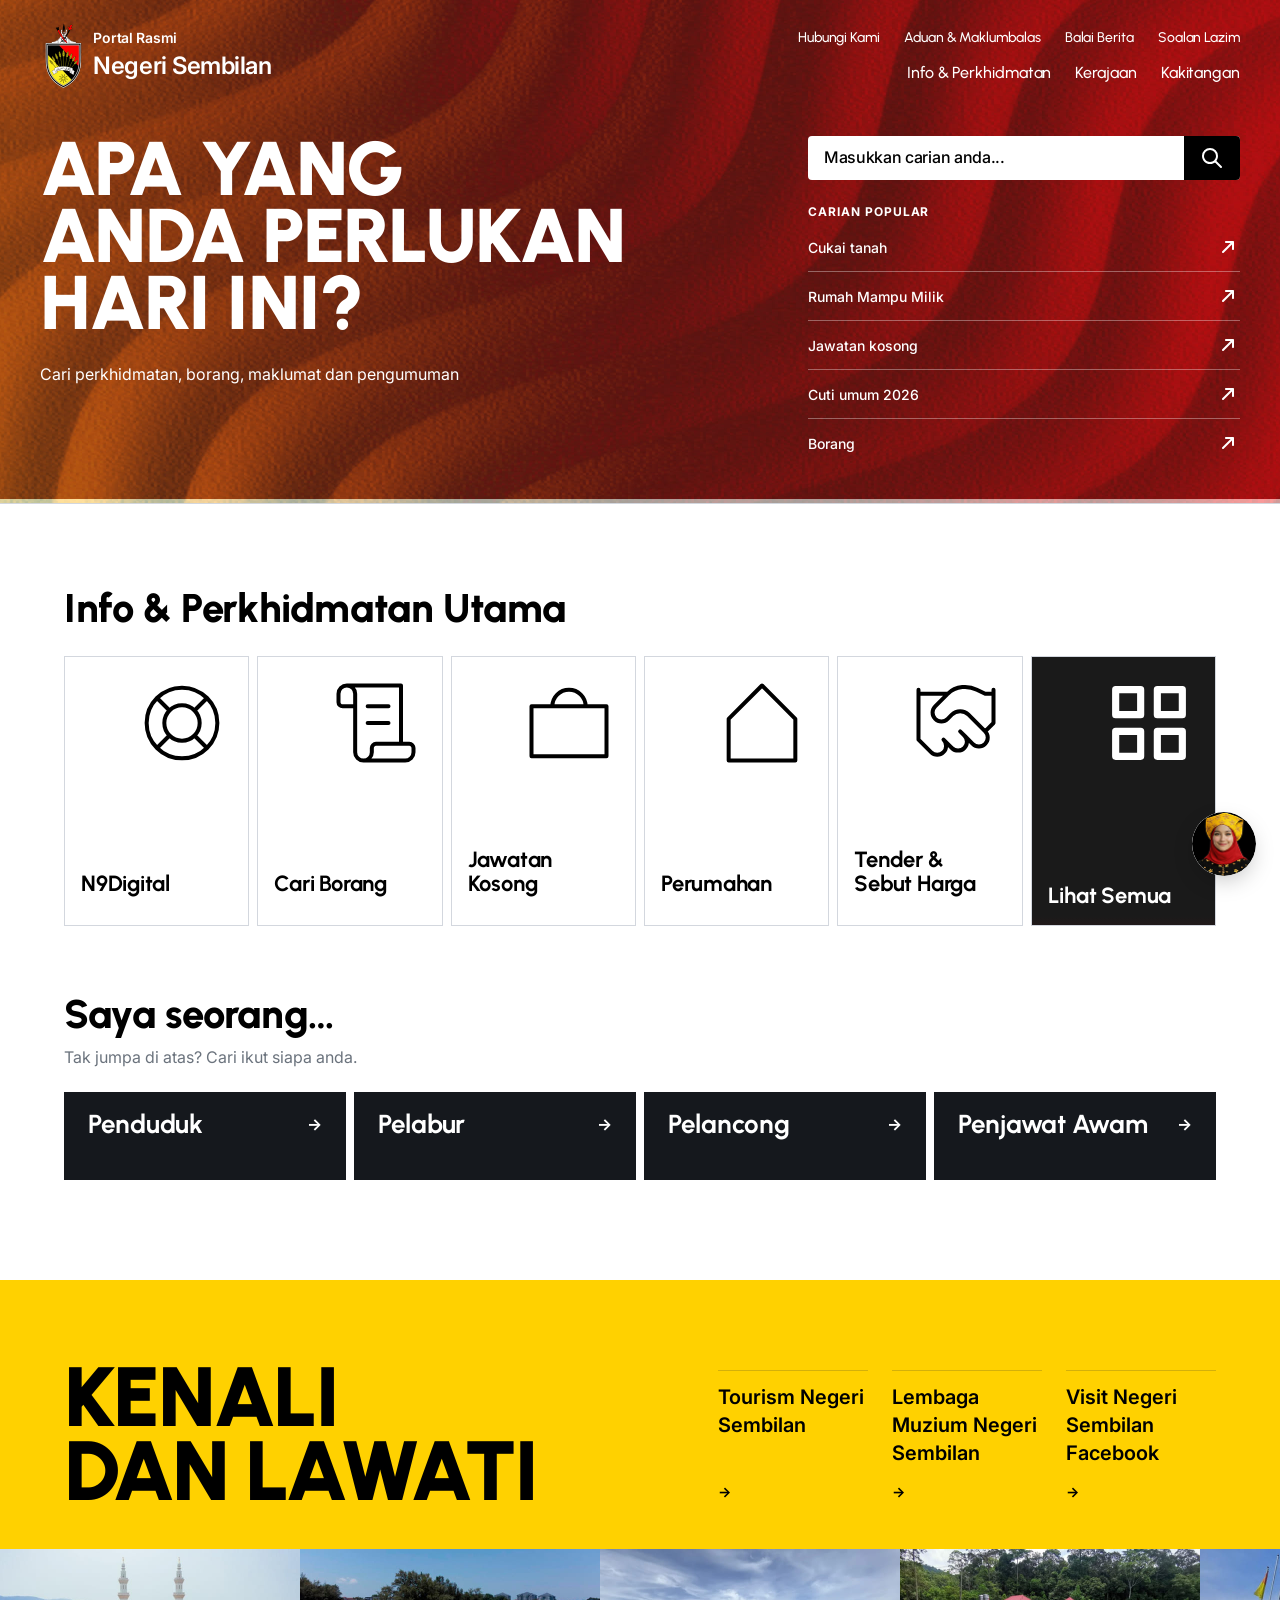
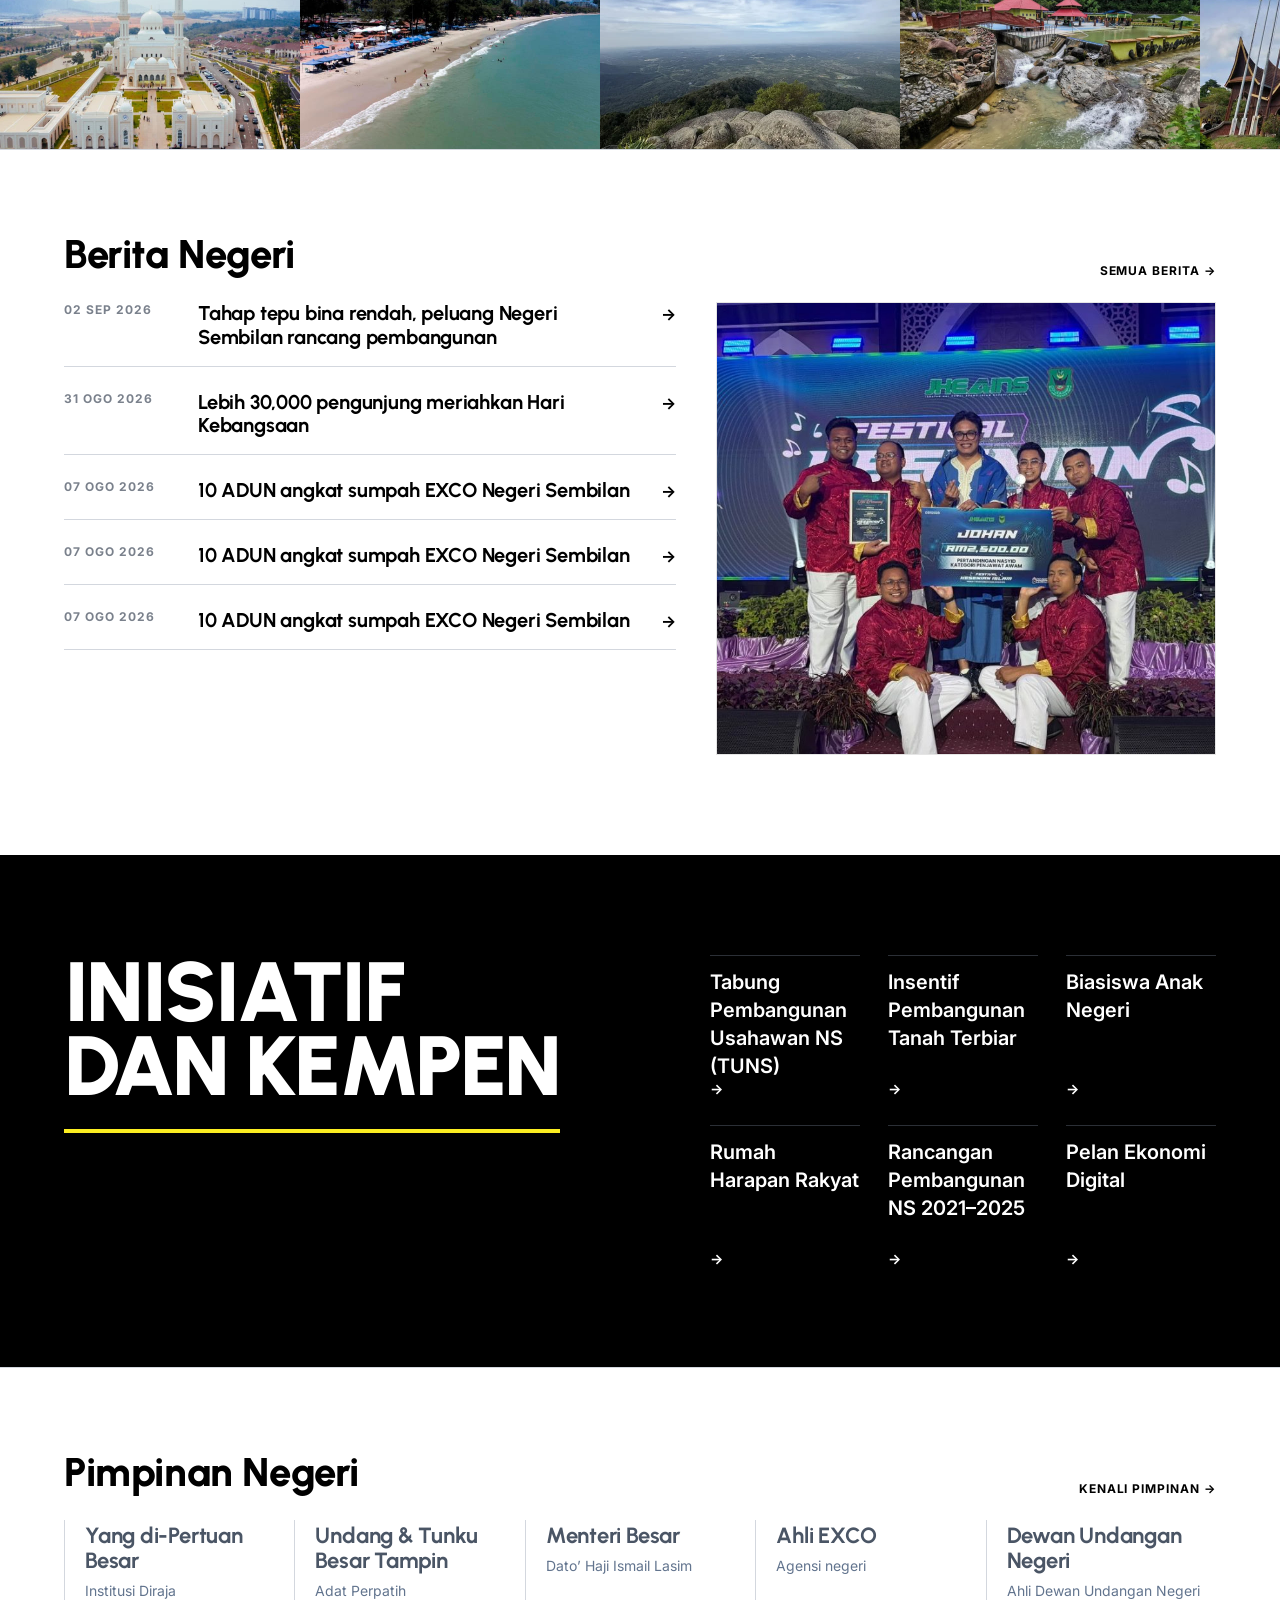
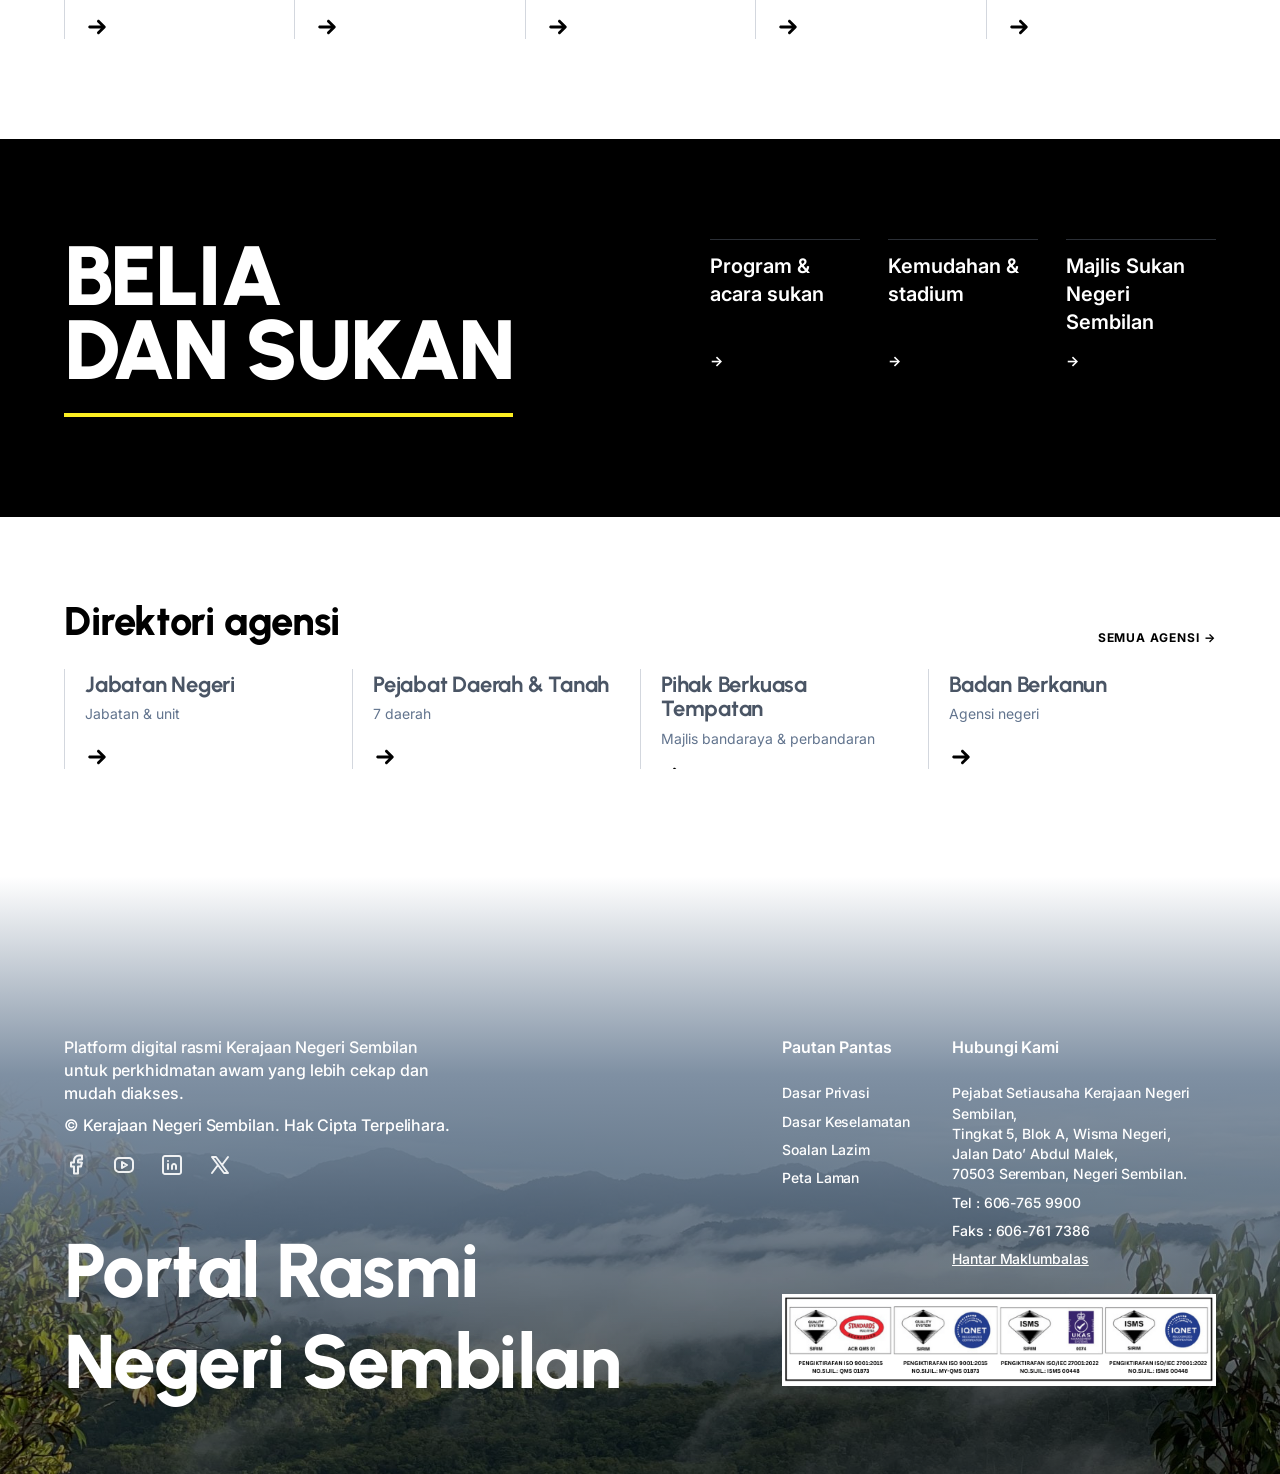
<file: index.html>
<!DOCTYPE html>
<html lang="ms">
<head>
<meta charset="utf-8">
<meta name="viewport" content="width=device-width, initial-scale=1">
<title>Portal Rasmi Negeri Sembilan</title>

<link rel="preconnect" href="https://fonts.googleapis.com">
<link rel="preconnect" href="https://fonts.gstatic.com" crossorigin>
<link href="https://fonts.googleapis.com/css2?family=Inter:wght@400;500;600;700&family=Urbanist:wght@500;600;700;800;900&display=swap" rel="stylesheet">

<!-- Set the reveal flag before first paint, so the masthead is never
     painted visible and then yanked back to animate. Mirrors the guard in
     js/reveal.js: no IntersectionObserver or reduced motion => never hide. -->
<script>
(function(){try{if('IntersectionObserver' in window &&
  !window.matchMedia('(prefers-reduced-motion: reduce)').matches){
  var r=document.documentElement;r.classList.add('js-reveal');
  // Watchdog: if reveal.js never runs, drop the hidden state rather than
  // leave the page blank. A reveal system that can hide content for good
  // is a bug, not an effect.
  // Skipped while the tab is in the background: rAF is paused there, so
  // "not started yet" is expected, not a failure. Re-armed on first view.
  var bail=function(){
    if(r.classList.contains('is-loaded')||document.hidden)return;
    r.classList.remove('js-reveal');};
  setTimeout(bail,1800);
  document.addEventListener('visibilitychange',function(){
    if(!document.hidden)setTimeout(bail,1800);});
}}catch(e){}})();
</script>

<!-- ?v= is a cache buster, not a build artefact. Cloudflare caches CSS and
     JS at the edge, so a deploy can leave new HTML paired with an old
     stylesheet until the edge object expires. Changing this token changes
     the URL, which no cache can have seen before. Bump it on any release
     that touches css/ or js/. -->
<link rel="stylesheet" href="css/tokens.css?v=20261116">
<link rel="stylesheet" href="css/base.css?v=20261116">
<link rel="stylesheet" href="css/components.css?v=20261116">
<link rel="stylesheet" href="css/megamenu.css?v=20261116">
<link rel="stylesheet" href="css/motion.css?v=20261116">
</head>
<body>

<div class="masthead-zone">

<!-- ===== Hero ===== -->
<section class="hero on-dark">
  <div class="hero__plate" aria-hidden="true"></div>

  <header class="masthead">
    <a class="brand" href="index.html" aria-label="Portal Rasmi Negeri Sembilan — ke halaman utama" data-load>
      <span class="brand__crest">
        <img src="assets/img/logo-banner.png" alt="">
      </span>
      <span class="brand__text">
        <span class="brand__kicker">Portal Rasmi</span>
        <span class="brand__name">Negeri Sembilan</span>
      </span>
    </a>
    <div class="masthead__nav">
      <nav class="utility" aria-label="Pautan utiliti">
        <a href="#" data-load>Hubungi Kami</a>
        <a href="#" data-load>Aduan &amp; Maklumbalas</a>
        <a href="#" data-load>Balai Berita</a>
        <a href="#" data-load>Soalan Lazim</a>
      </nav>
      <nav class="primary" aria-label="Navigasi utama">
        <a href="#" data-megamenu="mm-info" data-load>Info &amp; Perkhidmatan</a>
        <a href="#" data-megamenu="mm-kerajaan" data-load>Kerajaan</a>
        <a href="#" data-megamenu="mm-kakitangan" data-load>Kakitangan</a>
      </nav>
    </div>
  </header>

  <div class="hero__body">
    <div class="hero__title-block">
      <div data-reveal="wipe">
        <h1 class="hero__title">Apa yang<br>anda perlukan<br>hari ini?</h1>
      </div>
      <p class="hero__lead" data-reveal="rise">Cari perkhidmatan, borang, maklumat dan pengumuman</p>
    </div>

    <div class="hero__search" data-reveal="rise">
      <form class="search" role="search" onsubmit="return false">
        <label class="visually-hidden" for="q">Cari</label>
        <input class="search__field" id="q" type="search" placeholder="Masukkan carian anda...">
        <button class="search__go" type="submit" aria-label="Cari">
          <img src="assets/icons/search.svg" alt="">
        </button>
      </form>

      <div class="popular">
        <p class="label">Carian popular</p>
        <ul data-reveal="stagger">
          <li><a href="#"><span>Cukai tanah</span><img src="assets/icons/arrow-up-right.svg" alt=""></a></li>
          <li><a href="#"><span>Rumah Mampu Milik</span><img src="assets/icons/arrow-up-right.svg" alt=""></a></li>
          <li><a href="#"><span>Jawatan kosong</span><img src="assets/icons/arrow-up-right.svg" alt=""></a></li>
          <li><a href="#"><span>Cuti umum 2026</span><img src="assets/icons/arrow-up-right.svg" alt=""></a></li>
          <li><a href="#"><span>Borang</span><img src="assets/icons/arrow-up-right.svg" alt=""></a></li>
        </ul>
      </div>
    </div>
  </div>
</section>

<div class="megamenu" id="mm-info" hidden>
  <div class="megamenu__head">
    <div class="megamenu__head-inner">
      <p class="mm-section-eyebrow">Info &amp; Perkhidmatan</p>
      <a class="mm-section-link" href="#">Ke Halaman Info &amp; Perkhidmatan <span aria-hidden="true">&#8594;</span></a>
    </div>
  </div>
  <div class="megamenu__inner">
    <div class="megamenu__motif" aria-hidden="true"></div>
    <div class="mm-rail">
      <ul class="mm-rail__items" role="tablist" aria-label="Info &amp; Perkhidmatan">
        <li><button class="mm-item" type="button" role="tab" aria-selected="true" aria-controls="p-info-0"><span>Perkhidmatan Atas Talian</span><span class="mm-item__chev" aria-hidden="true">›</span></button></li>
        <li><button class="mm-item" type="button" role="tab" aria-selected="false" aria-controls="p-info-1"><span>Topik</span><span class="mm-item__chev" aria-hidden="true">›</span></button></li>
        <li><button class="mm-item" type="button" role="tab" aria-selected="false" aria-controls="p-info-2"><span>Dasar &amp; Inisiatif</span><span class="mm-item__chev" aria-hidden="true">›</span></button></li>
        <li><a class="mm-item" href="#"><span>Borang Awam</span><span class="mm-item__chev" aria-hidden="true">›</span></a></li>
        <li><button class="mm-item" type="button" role="tab" aria-selected="false" aria-controls="p-info-4"><span>Penerbitan</span><span class="mm-item__chev" aria-hidden="true">›</span></button></li>
        <li><button class="mm-item" type="button" role="tab" aria-selected="false" aria-controls="p-info-5"><span>Tender &amp; Sebut Harga</span><span class="mm-item__chev" aria-hidden="true">›</span></button></li>
      </ul>
      <div class="mm-rail__foot">
        <div class="mm-rule"></div>
        <a class="mm-cta" href="#">Peta Laman Info &amp; Perkhidmatan <span aria-hidden="true">→</span></a>
      </div>
    </div>
    <div class="mm-pane">
      <section class="mm-panel is-current" id="p-info-0" role="tabpanel">
        <div class="mm-panel__head">
          <h2 class="mm-title">Perkhidmatan Atas Talian</h2>
          <p class="mm-deck">9 sistem yang boleh digunakan terus tanpa ke kaunter.</p>
        </div>
        <div class="mm-cols">
          <a class="mm-link" href="#"><span class="mm-link__label">Bayaran Cukai Tanah</span></a>
          <a class="mm-link" href="#"><span class="mm-link__label">Sistem Perkahwinan Islam</span></a>
          <a class="mm-link" href="#"><span class="mm-link__label">Aduan Awam (SPPIM)</span></a>
          <a class="mm-link" href="#"><span class="mm-link__label">N9Pay</span></a>
          <a class="mm-link" href="#"><span class="mm-link__label">Sistem Perumahan NS (ePENS)</span></a>
          <a class="mm-link" href="#"><span class="mm-link__label">N9Digital Bantuan Rakyat</span></a>
          <a class="mm-link" href="#"><span class="mm-link__label">Bantuan Ibu Tunggal (C4UN9)</span></a>
          <a class="mm-link" href="#"><span class="mm-link__label">Lesen Abstraksi Air (SPSA)</span></a>
          <a class="mm-link" href="#"><span class="mm-link__label">Anugerah Siswazah Cemerlang</span></a>
        </div>
      </section>
      <section class="mm-panel" id="p-info-1" role="tabpanel">
        <div class="mm-panel__head">
          <h2 class="mm-title">Topik</h2>
          <p class="mm-deck">11 bidang — setiap satu mengumpul perkhidmatan, borang, dasar dan berita berkaitan.</p>
        </div>
        <div class="mm-cols">
          <a class="mm-link" href="#"><span class="mm-link__label">Perumahan</span></a>
          <a class="mm-link" href="#"><span class="mm-link__label">Pendidikan</span></a>
          <a class="mm-link" href="#"><span class="mm-link__label">Kesihatan</span></a>
          <a class="mm-link" href="#"><span class="mm-link__label">Pertanian</span></a>
          <a class="mm-link" href="#"><span class="mm-link__label">Pelaburan</span></a>
          <a class="mm-link" href="#"><span class="mm-link__label">Pelancongan</span></a>
          <a class="mm-link" href="#"><span class="mm-link__label">Sukan</span></a>
          <a class="mm-link" href="#"><span class="mm-link__label">Tanah (GIS9)</span></a>
          <a class="mm-link" href="#"><span class="mm-link__label">Air</span></a>
          <a class="mm-link" href="#"><span class="mm-link__label">Agama &amp; Syariah</span></a>
          <a class="mm-link" href="#"><span class="mm-link__label">Keselamatan &amp; Anti Dadah</span></a>
        </div>
      </section>
      <section class="mm-panel" id="p-info-2" role="tabpanel">
        <div class="mm-panel__head">
          <h2 class="mm-title">Dasar &amp; Inisiatif</h2>
          <p class="mm-deck">3 dokumen dasar dan pelan pembangunan negeri.</p>
        </div>
        <div class="mm-cols">
          <a class="mm-link" href="#"><span class="mm-link__label">Rancangan Pembangunan</span></a>
          <a class="mm-link" href="#"><span class="mm-link__label">Inisiatif Belanjawan</span></a>
          <a class="mm-link" href="#"><span class="mm-link__label">Pelan Ekonomi Digital</span></a>
        </div>
      </section>
      <section class="mm-panel" id="p-info-4" role="tabpanel">
        <div class="mm-panel__head">
          <h2 class="mm-title">Penerbitan</h2>
          <p class="mm-deck">10 penerbitan rasmi terbitan PSUK Negeri Sembilan.</p>
        </div>
        <div class="mm-cols">
          <a class="mm-link" href="#"><span class="mm-link__label">Pelan Ekonomi Digital Negeri Sembilan 2027</span></a>
          <a class="mm-link" href="#"><span class="mm-link__label">Buletin Edisi Januari–Jun 2024</span></a>
          <a class="mm-link" href="#"><span class="mm-link__label">Polisi Keselamatan Siber Pentadbiran Kerajaan Negeri Sembilan Versi 1.0</span></a>
          <a class="mm-link" href="#"><span class="mm-link__label">Rancangan Pembangunan Negeri Sembilan 2021–2025</span></a>
          <a class="mm-link" href="#"><span class="mm-link__label">Dasar Keselamatan ICT Versi 3.0 Negeri Sembilan Darul Khusus</span></a>
          <a class="mm-link" href="#"><span class="mm-link__label">Pelan Antirasuah Negeri Sembilan 2020–2024</span></a>
          <a class="mm-link" href="#"><span class="mm-link__label">Pelan Antirasuah Nasional 2019–2023</span></a>
          <a class="mm-link" href="#"><span class="mm-link__label">Business Process Re-engineering PSUK Negeri Sembilan 2015/2016</span></a>
          <a class="mm-link" href="#"><span class="mm-link__label">Buku Peraturan-Peraturan Pegawai Awam (Kelakuan dan Tatatertib) (Negeri Sembilan) 2006</span></a>
          <a class="mm-link" href="#"><span class="mm-link__label">Pelan Strategik PSUK Negeri Sembilan 2021–2025</span></a>
        </div>
      </section>
      <section class="mm-panel" id="p-info-5" role="tabpanel">
        <div class="mm-panel__head">
          <h2 class="mm-title">Tender &amp; Sebut Harga</h2>
          <p class="mm-deck">Terokai tender dan sebut harga semasa.</p>
        </div>
        <div class="mm-cols">
          <a class="mm-link" href="#"><span class="mm-link__label">Terkini</span></a>
          <a class="mm-link" href="#"><span class="mm-link__label">Ditutup</span></a>
        </div>
      </section>
    </div>
  </div>
</div>

<div class="megamenu" id="mm-kerajaan" hidden>
  <div class="megamenu__head">
    <div class="megamenu__head-inner">
      <p class="mm-section-eyebrow">Kerajaan</p>
      <a class="mm-section-link" href="kerajaan.html">Ke Halaman Kerajaan <span aria-hidden="true">&#8594;</span></a>
    </div>
  </div>
  <div class="megamenu__inner">
    <div class="megamenu__motif" aria-hidden="true"></div>
    <div class="mm-rail">
      <ul class="mm-rail__items" role="tablist" aria-label="Kerajaan">
        <li><button class="mm-item" type="button" role="tab" aria-selected="true" aria-controls="p-kerajaan-0"><span>Mengenai Negeri Sembilan</span><span class="mm-item__chev" aria-hidden="true">›</span></button></li>
        <li><button class="mm-item" type="button" role="tab" aria-selected="false" aria-controls="p-kerajaan-1"><span>Pimpinan Negeri</span><span class="mm-item__chev" aria-hidden="true">›</span></button></li>
        <li><button class="mm-item" type="button" role="tab" aria-selected="false" aria-controls="p-kerajaan-2"><span>Dewan Undangan Negeri</span><span class="mm-item__chev" aria-hidden="true">›</span></button></li>
        <li><button class="mm-item" type="button" role="tab" aria-selected="false" aria-controls="p-kerajaan-3"><span>Pentadbiran</span><span class="mm-item__chev" aria-hidden="true">›</span></button></li>
        <li><button class="mm-item" type="button" role="tab" aria-selected="false" aria-controls="p-kerajaan-4"><span>Akta / Pekeliling</span><span class="mm-item__chev" aria-hidden="true">›</span></button></li>
        <li><button class="mm-item" type="button" role="tab" aria-selected="false" aria-controls="p-kerajaan-5"><span>Daerah</span><span class="mm-item__chev" aria-hidden="true">›</span></button></li>
        <li><a class="mm-item" href="#"><span>Direktori Agensi</span><span class="mm-item__chev" aria-hidden="true">›</span></a></li>
      </ul>
      <div class="mm-rail__foot">
        <div class="mm-rule"></div>
        <a class="mm-cta" href="#">Peta Laman Kerajaan <span aria-hidden="true">→</span></a>
      </div>
    </div>
    <div class="mm-pane">
      <section class="mm-panel is-current" id="p-kerajaan-0" role="tabpanel">
        <div class="mm-panel__head">
          <h2 class="mm-title">Mengenai Negeri Sembilan</h2>
          <p class="mm-deck">5 halaman latar negeri dan lambang rasmi.</p>
        </div>
        <div class="mm-cols">
          <a class="mm-link" href="#"><span class="mm-link__label">Pengenalan &amp; Lokasi</span></a>
          <a class="mm-link" href="#"><span class="mm-link__label">Sejarah Penubuhan</span></a>
          <a class="mm-link" href="#"><span class="mm-link__label">Adat Perpatih</span></a>
          <a class="mm-link" href="#"><span class="mm-link__label">Bendera &amp; Jata</span></a>
          <a class="mm-link" href="#"><span class="mm-link__label">Lagu Kebesaran</span></a>
        </div>
      </section>
      <section class="mm-panel" id="p-kerajaan-1" role="tabpanel">
        <div class="mm-panel__head">
          <h2 class="mm-title">Pimpinan Negeri</h2>
          <p class="mm-deck">4 peringkat kepimpinan negeri.</p>
        </div>
        <div class="mm-cols">
          <a class="mm-link" href="#"><span class="mm-link__label">Institusi Diraja</span></a>
          <a class="mm-link" href="#"><span class="mm-link__label">Undang &amp; Tunku Besar Tampin</span></a>
          <a class="mm-link" href="#"><span class="mm-link__label">Menteri Besar</span></a>
          <a class="mm-link" href="#"><span class="mm-link__label">EXCO</span></a>
        </div>
      </section>
      <section class="mm-panel" id="p-kerajaan-2" role="tabpanel">
        <div class="mm-panel__head">
          <h2 class="mm-title">Dewan Undangan Negeri</h2>
          <p class="mm-deck">2 halaman — wakil rakyat dan rekod persidangan.</p>
        </div>
        <div class="mm-cols">
          <a class="mm-link" href="#"><span class="mm-link__label">Cari ADUN anda (36 kawasan)</span></a>
          <a class="mm-link" href="#"><span class="mm-link__label">Penyata Dewan → Pusat Dokumen</span></a>
        </div>
      </section>
      <section class="mm-panel" id="p-kerajaan-3" role="tabpanel">
        <div class="mm-panel__head">
          <h2 class="mm-title">Pentadbiran</h2>
          <p class="mm-deck">3 halaman. Kandungan Pejabat SUK NS diserap ke dalam pane ini.</p>
        </div>
        <div class="mm-cols">
          <a class="mm-link" href="#"><span class="mm-link__label">Struktur Pentadbiran Negeri</span></a>
          <a class="mm-link" href="#"><span class="mm-link__label">Struktur Organisasi</span></a>
          <a class="mm-link" href="#"><span class="mm-link__label">Pejabat SUK NS</span></a>
        </div>
      </section>
      <section class="mm-panel" id="p-kerajaan-4" role="tabpanel">
        <div class="mm-panel__head">
          <h2 class="mm-title">Akta / Pekeliling</h2>
          <p class="mm-deck">3 jenis dokumen perundangan dan panduan.</p>
        </div>
        <div class="mm-cols">
          <a class="mm-link" href="#"><span class="mm-link__label">Pekeliling</span></a>
          <a class="mm-link" href="#"><span class="mm-link__label">Garis Panduan</span></a>
          <a class="mm-link" href="#"><span class="mm-link__label">Polisi Agensi</span></a>
        </div>
      </section>
      <section class="mm-panel" id="p-kerajaan-5" role="tabpanel">
        <div class="mm-panel__head">
          <h2 class="mm-title">Daerah</h2>
          <p class="mm-deck">7 daerah Negeri Sembilan.</p>
        </div>
        <div class="mm-cols">
          <a class="mm-link" href="#"><span class="mm-link__label">Jempol</span></a>
          <a class="mm-link" href="#"><span class="mm-link__label">Jelebu</span></a>
          <a class="mm-link" href="#"><span class="mm-link__label">Kuala Pilah</span></a>
          <a class="mm-link" href="#"><span class="mm-link__label">Seremban</span></a>
          <a class="mm-link" href="#"><span class="mm-link__label">Tampin</span></a>
          <a class="mm-link" href="#"><span class="mm-link__label">Port Dickson</span></a>
          <a class="mm-link" href="#"><span class="mm-link__label">Rembau</span></a>
        </div>
      </section>
    </div>
  </div>
</div>

<div class="megamenu" id="mm-kakitangan" hidden>
  <div class="megamenu__head">
    <div class="megamenu__head-inner">
      <p class="mm-section-eyebrow">Kakitangan</p>
      <a class="mm-section-link" href="#">Ke Halaman Kakitangan <span aria-hidden="true">&#8594;</span></a>
    </div>
  </div>
  <div class="megamenu__inner">
    <div class="megamenu__motif" aria-hidden="true"></div>
    <div class="mm-rail">
      <ul class="mm-rail__items" role="tablist" aria-label="Kakitangan">
        <li><a class="mm-item" href="#"><span>Direktori Pegawai</span><span class="mm-item__chev" aria-hidden="true">›</span></a></li>
        <li><button class="mm-item" type="button" role="tab" aria-selected="true" aria-controls="p-kakitangan-1"><span>Majlis Bersama Jabatan (MBJ)</span><span class="mm-item__chev" aria-hidden="true">›</span></button></li>
        <li><button class="mm-item" type="button" role="tab" aria-selected="false" aria-controls="p-kakitangan-2"><span>Borang Penjawat Awam</span><span class="mm-item__chev" aria-hidden="true">›</span></button></li>
        <li><a class="mm-item" href="#"><span>CSIRTNS</span><span class="mm-item__chev" aria-hidden="true">›</span></a></li>
        <li><button class="mm-item" type="button" role="tab" aria-selected="false" aria-controls="p-kakitangan-4"><span>Sistem Luaran</span><span class="mm-item__chev" aria-hidden="true">›</span></button></li>
      </ul>
      <div class="mm-rail__foot">
        <div class="mm-rule"></div>
        <a class="mm-cta" href="#">Peta Laman Kakitangan <span aria-hidden="true">→</span></a>
      </div>
    </div>
    <div class="mm-pane">
      <section class="mm-panel is-current" id="p-kakitangan-1" role="tabpanel">
        <div class="mm-panel__head">
          <h2 class="mm-title">Majlis Bersama Jabatan (MBJ)</h2>
          <p class="mm-deck">2 halaman — latar dan keanggotaan majlis.</p>
        </div>
        <div class="mm-cols">
          <a class="mm-link" href="#"><span class="mm-link__label">Pengenalan</span></a>
          <a class="mm-link" href="#"><span class="mm-link__label">Keanggotaan MBJ</span></a>
        </div>
      </section>
      <section class="mm-panel" id="p-kakitangan-2" role="tabpanel">
        <div class="mm-panel__head">
          <h2 class="mm-title">Borang Penjawat Awam</h2>
          <p class="mm-deck">3 borang untuk kegunaan penjawat awam negeri.</p>
        </div>
        <div class="mm-cols">
          <a class="mm-link" href="#"><span class="mm-link__label">Borang A</span></a>
          <a class="mm-link" href="#"><span class="mm-link__label">Borang B</span></a>
          <a class="mm-link" href="#"><span class="mm-link__label">Borang C</span></a>
        </div>
      </section>
      <section class="mm-panel" id="p-kakitangan-4" role="tabpanel">
        <div class="mm-panel__head">
          <h2 class="mm-title">Sistem Luaran</h2>
          <p class="mm-deck">20 sistem dalaman untuk kegunaan penjawat awam negeri.</p>
        </div>
        <div class="mm-cols">
          <a class="mm-link" href="#"><span class="mm-link__label">MyGovUC 3.0</span></a>
          <a class="mm-link" href="#"><span class="mm-link__label">HRMIS</span></a>
          <a class="mm-link" href="#"><span class="mm-link__label">e-Punch Card</span></a>
          <a class="mm-link" href="#"><span class="mm-link__label">e-Gerak</span></a>
          <a class="mm-link" href="#"><span class="mm-link__label">Portal iSPEKS</span></a>
          <a class="mm-link" href="#"><span class="mm-link__label">eHelpdesk (Pejabat SUK sahaja)</span></a>
          <a class="mm-link" href="#"><span class="mm-link__label">eRating</span></a>
          <a class="mm-link" href="#"><span class="mm-link__label">eKursus</span></a>
          <a class="mm-link" href="#"><span class="mm-link__label">Sistem Tempahan</span></a>
          <a class="mm-link" href="#"><span class="mm-link__label">Sistem Aduan Aplikasi (Faultlog)</span></a>
          <a class="mm-link" href="#"><span class="mm-link__label">Sistem Pengurusan Stor (SPS)</span></a>
          <a class="mm-link" href="#"><span class="mm-link__label">Sistem Pingat</span></a>
          <a class="mm-link" href="#"><span class="mm-link__label">Sistem RatingNS</span></a>
          <a class="mm-link" href="#"><span class="mm-link__label">Sistem Click N Repair</span></a>
          <a class="mm-link" href="#"><span class="mm-link__label">Sistem Tempahan Rumah Peranginan</span></a>
          <a class="mm-link" href="#"><span class="mm-link__label">Sistem Pemantauan Projek ICT (SPPICT)</span></a>
          <a class="mm-link" href="#"><span class="mm-link__label">Sistem Profil ADUN (SPADUN) 2.0</span></a>
          <a class="mm-link" href="#"><span class="mm-link__label">NSPROMISE</span></a>
          <a class="mm-link" href="#"><span class="mm-link__label">Direktori Pegawai &amp; Kakitangan</span></a>
          <a class="mm-link" href="#"><span class="mm-link__label">Sistem Pengurusan Sumber Air (SPSA)</span></a>
        </div>
      </section>
    </div>
  </div>
</div>

</div>
<div class="mm-scrim" hidden></div>

<main>

<!-- ===== 02 Info & Perkhidmatan Utama ===== -->
<section class="section section--ruled services">
  <div class="container">
    <div class="section__head" data-reveal="rise">
      <h2 class="h2">Info &amp; Perkhidmatan Utama</h2>
    </div>
    <div class="services__grid" data-reveal="stagger">
      <a class="card" href="#">
        <span class="card__icon"><img src="assets/icons/life-buoy.svg" alt=""></span>
        <span class="card__body">
          <span class="h3">N9Digital</span>
          <span class="card__desc"><span>Perkhidmatan digital negeri</span></span>
        </span>
      </a>
      <a class="card" href="#">
        <span class="card__icon"><img src="assets/icons/scroll-text.svg" alt=""></span>
        <span class="card__body">
          <span class="h3">Cari Borang</span>
          <span class="card__desc"><span>Borang rasmi jabatan dan agensi</span></span>
        </span>
      </a>
      <a class="card" href="#">
        <span class="card__icon"><img src="assets/icons/briefcase.svg" alt=""></span>
        <span class="card__body">
          <span class="h3">Jawatan Kosong</span>
          <span class="card__desc"><span>Peluang kerjaya perkhidmatan awam</span></span>
        </span>
      </a>
      <a class="card" href="#">
        <span class="card__icon"><img src="assets/icons/house.svg" alt=""></span>
        <span class="card__body">
          <span class="h3">Perumahan</span>
          <span class="card__desc"><span>Rumah mampu milik dan permohonan</span></span>
        </span>
      </a>
      <a class="card" href="#">
        <span class="card__icon"><img src="assets/icons/handshake.svg" alt=""></span>
        <span class="card__body">
          <span class="h3">Tender &amp; Sebut Harga</span>
          <span class="card__desc"><span>Kenyataan tawaran dan keputusan</span></span>
        </span>
      </a>
      <a class="card card--all" href="#">
        <span class="card__icon">
          <img src="assets/icons/grid.svg" alt="">
          <img src="assets/icons/grid-hover.svg" alt="">
        </span>
        <span class="card__body">
          <span class="h3">Lihat Semua</span>
        </span>
      </a>
    </div>
  </div>
</section>

<!-- ===== 03 Saya seorang… ===== -->
<section class="section persona-section">
  <div class="container">
    <div class="persona-section__head" data-reveal="rise">
      <h2 class="h2">Saya seorang…</h2>
      <p class="persona-section__deck">Tak jumpa di atas? Cari ikut siapa anda.</p>
    </div>
    <div class="persona" data-reveal="stagger">
      <a class="persona__chip" href="#"><span>Penduduk</span><span aria-hidden="true">→</span></a>
      <a class="persona__chip" href="#"><span>Pelabur</span><span aria-hidden="true">→</span></a>
      <a class="persona__chip" href="#"><span>Pelancong</span><span aria-hidden="true">→</span></a>
      <a class="persona__chip" href="#"><span>Penjawat Awam</span><span aria-hidden="true">→</span></a>
    </div>
  </div>
</section>

<!-- ===== Breaker · Kenali dan Lawati ===== -->
<section class="breaker breaker--tourism">
  <div class="container">
    <div data-reveal="wipe">
      <h2 class="wordmark">Kenali<br>dan Lawati</h2>
    </div>
    <div class="lk-grid lk-grid--row" data-reveal="stagger">
      <a class="lk" href="#">
        <span class="lk__title">Tourism Negeri Sembilan</span>
        <span class="lk__arrow" aria-hidden="true">→</span>
      </a>
      <a class="lk" href="#">
        <span class="lk__title">Lembaga Muzium Negeri Sembilan</span>
        <span class="lk__arrow" aria-hidden="true">→</span>
      </a>
      <a class="lk" href="#">
        <span class="lk__title">Visit Negeri Sembilan Facebook</span>
        <span class="lk__arrow" aria-hidden="true">→</span>
      </a>
    </div>
  </div>

  <div class="carousel" aria-hidden="true">
    <div class="carousel__strip">
      <figure><img src="assets/img/tour-1-masjid.jpg" alt=""></figure>
      <figure><img src="assets/img/tour-2-pantai.jpg" alt=""></figure>
      <figure><img src="assets/img/tour-3-gunung.jpg" alt=""></figure>
      <figure><img src="assets/img/tour-4-taman.jpg" alt=""></figure>
      <figure><img src="assets/img/tour-5-muzium.jpg" alt=""></figure>
      <figure><img src="assets/img/tour-1-masjid.jpg" alt=""></figure>
      <figure><img src="assets/img/tour-2-pantai.jpg" alt=""></figure>
      <figure><img src="assets/img/tour-3-gunung.jpg" alt=""></figure>
      <figure><img src="assets/img/tour-4-taman.jpg" alt=""></figure>
      <figure><img src="assets/img/tour-5-muzium.jpg" alt=""></figure>
    </div>
  </div>
</section>

<!-- ===== 04 Berita & Pengumuman ===== -->
<section class="section section--ruled section--body news-section">
  <div class="container">
    <div class="section__head" data-reveal="rise">
      <h2 class="h2">Berita Negeri</h2>
      <a class="label" href="#">Semua berita →</a>
    </div>

    <div class="news__cols">
      <div class="news__list" data-reveal="stagger">
        <a class="news__item" href="#">
          <span class="news__date label">02 Sep 2026</span>
          <span class="news__title">Tahap tepu bina rendah, peluang Negeri Sembilan rancang pembangunan</span>
          <span class="news__arrow" aria-hidden="true">→</span>
        </a>
        <a class="news__item" href="#">
          <span class="news__date label">31 Ogo 2026</span>
          <span class="news__title">Lebih 30,000 pengunjung meriahkan Hari Kebangsaan</span>
          <span class="news__arrow" aria-hidden="true">→</span>
        </a>
        <a class="news__item" href="#">
          <span class="news__date label">07 Ogo 2026</span>
          <span class="news__title">10 ADUN angkat sumpah EXCO Negeri Sembilan</span>
          <span class="news__arrow" aria-hidden="true">→</span>
        </a>
        <a class="news__item" href="#">
          <span class="news__date label">07 Ogo 2026</span>
          <span class="news__title">10 ADUN angkat sumpah EXCO Negeri Sembilan</span>
          <span class="news__arrow" aria-hidden="true">→</span>
        </a>
        <a class="news__item" href="#">
          <span class="news__date label">07 Ogo 2026</span>
          <span class="news__title">10 ADUN angkat sumpah EXCO Negeri Sembilan</span>
          <span class="news__arrow" aria-hidden="true">→</span>
        </a>
      </div>

      <figure class="news__figure" data-reveal="rise">
        <img src="assets/img/berita-utama.jpg" alt="Menteri Besar Negeri Sembilan bersama rombongan pada satu majlis rasmi">
      </figure>
    </div>
  </div>
</section>

<!-- ===== Breaker · Inisiatif dan Kempen ===== -->
<section class="section breaker breaker--dark on-dark">
  <div class="container">
    <div class="breaker__head">
      <div data-reveal="wipe">
        <h2 class="wordmark">Inisiatif<br>dan Kempen</h2>
      </div>
      <div class="breaker__rule" data-reveal="draw"></div>
    </div>
    <div class="lk-grid lk-grid--3" data-reveal="stagger">
      <a class="lk" href="#">
        <span class="lk__title">Tabung Pembangunan Usahawan NS (TUNS)</span>
        <span class="lk__arrow" aria-hidden="true">→</span>
      </a>
      <a class="lk" href="#">
        <span class="lk__title">Insentif Pembangunan Tanah Terbiar</span>
        <span class="lk__arrow" aria-hidden="true">→</span>
      </a>
      <a class="lk" href="#">
        <span class="lk__title">Biasiswa Anak Negeri</span>
        <span class="lk__arrow" aria-hidden="true">→</span>
      </a>
      <a class="lk" href="#">
        <span class="lk__title">Rumah Harapan Rakyat</span>
        <span class="lk__arrow" aria-hidden="true">→</span>
      </a>
      <a class="lk" href="#">
        <span class="lk__title">Rancangan Pembangunan NS 2021–2025</span>
        <span class="lk__arrow" aria-hidden="true">→</span>
      </a>
      <a class="lk" href="#">
        <span class="lk__title">Pelan Ekonomi Digital</span>
        <span class="lk__arrow" aria-hidden="true">→</span>
      </a>
    </div>
  </div>
</section>

<!-- ===== 05 Pimpinan Negeri ===== -->
<section class="section section--ruled section--body dir-section">
  <div class="container">
    <div class="section__head" data-reveal="rise">
      <h2 class="h2">Pimpinan Negeri</h2>
      <a class="label" href="#">Kenali pimpinan →</a>
    </div>
    <div class="dir dir--5" data-reveal="stagger">
      <a class="dir__cell" href="#">
        <span>
          <span class="h3 dir__title">Yang di-Pertuan Besar</span>
          <span class="dir__body">Institusi Diraja</span>
        </span>
        <img src="assets/icons/arrow-right.svg" alt="">
      </a>
      <a class="dir__cell" href="#">
        <span>
          <span class="h3 dir__title">Undang &amp; Tunku Besar Tampin</span>
          <span class="dir__body">Adat Perpatih</span>
        </span>
        <img src="assets/icons/arrow-right.svg" alt="">
      </a>
      <a class="dir__cell dir__cell--loose" href="#">
        <span>
          <span class="h3 dir__title">Menteri Besar</span>
          <span class="dir__body">Dato’ Haji Ismail Lasim</span>
        </span>
        <img src="assets/icons/arrow-right.svg" alt="">
      </a>
      <a class="dir__cell dir__cell--loose" href="#">
        <span>
          <span class="h3 dir__title">Ahli EXCO</span>
          <span class="dir__body">Agensi negeri</span>
        </span>
        <img src="assets/icons/arrow-right.svg" alt="">
      </a>
      <a class="dir__cell" href="#">
        <span>
          <span class="h3 dir__title">Dewan Undangan Negeri</span>
          <span class="dir__body">Ahli Dewan Undangan Negeri</span>
        </span>
        <img src="assets/icons/arrow-right.svg" alt="">
      </a>
    </div>
  </div>
</section>

<!-- ===== Breaker · Belia dan Sukan ===== -->
<section class="section breaker breaker--dark on-dark">
  <div class="container">
    <div class="breaker__head">
      <div data-reveal="wipe">
        <h2 class="wordmark">Belia<br>dan Sukan</h2>
      </div>
      <div class="breaker__rule" data-reveal="draw"></div>
    </div>
    <div class="lk-grid lk-grid--3" data-reveal="stagger">
      <a class="lk" href="#">
        <span class="lk__title">Program &amp; acara sukan</span>
        <span class="lk__arrow" aria-hidden="true">→</span>
      </a>
      <a class="lk" href="#">
        <span class="lk__title">Kemudahan &amp; stadium</span>
        <span class="lk__arrow" aria-hidden="true">→</span>
      </a>
      <a class="lk" href="#">
        <span class="lk__title">Majlis Sukan Negeri Sembilan</span>
        <span class="lk__arrow" aria-hidden="true">→</span>
      </a>
    </div>
  </div>
</section>

<!-- ===== 06 Direktori agensi ===== -->
<section class="section section--body dir-section">
  <div class="container">
    <div class="section__head" data-reveal="rise">
      <h2 class="h2">Direktori agensi</h2>
      <a class="label" href="#">Semua agensi →</a>
    </div>
    <div class="dir dir--4 dir--agency" data-reveal="stagger">
      <a class="dir__cell" href="#">
        <span>
          <span class="h3 dir__title">Jabatan Negeri</span>
          <span class="dir__body">Jabatan &amp; unit</span>
        </span>
        <img src="assets/icons/arrow-right.svg" alt="">
      </a>
      <a class="dir__cell" href="#">
        <span>
          <span class="h3 dir__title">Pejabat Daerah &amp; Tanah</span>
          <span class="dir__body">7 daerah</span>
        </span>
        <img src="assets/icons/arrow-right.svg" alt="">
      </a>
      <a class="dir__cell" href="#">
        <span>
          <span class="h3 dir__title">Pihak Berkuasa Tempatan</span>
          <span class="dir__body">Majlis bandaraya &amp; perbandaran</span>
        </span>
        <img src="assets/icons/arrow-right.svg" alt="">
      </a>
      <a class="dir__cell" href="#">
        <span>
          <span class="h3 dir__title">Badan Berkanun</span>
          <span class="dir__body">Agensi negeri</span>
        </span>
        <img src="assets/icons/arrow-right.svg" alt="">
      </a>
    </div>
  </div>
</section>

</main>

<!-- ===== Footer ===== -->
<footer class="footer on-dark">
  <div class="footer__bg" aria-hidden="true">
    <img src="assets/img/footer-bg.jpg" alt="">
  </div>

  <div class="container">
    <div class="footer__top">
      <div class="footer__left">
        <div class="footer__blurb" data-reveal="rise">
          <div class="stack">
            <p>Platform digital rasmi Kerajaan Negeri Sembilan untuk perkhidmatan awam yang lebih cekap dan mudah diakses.</p>
            <p>© Kerajaan Negeri Sembilan. Hak Cipta Terpelihara.</p>
          </div>
          <nav class="socials" aria-label="Media sosial">
            <a href="#" aria-label="Facebook"><img src="assets/icons/facebook.svg" alt=""></a>
            <a href="#" aria-label="YouTube"><img src="assets/icons/youtube.svg" alt=""></a>
            <a href="#" aria-label="LinkedIn"><img src="assets/icons/linkedin.svg" alt=""></a>
            <a href="#" aria-label="X"><img src="assets/icons/x.svg" alt=""></a>
          </nav>
        </div>

        <div data-reveal="wipe">
          <p class="footer__wordmark">Portal Rasmi<br>Negeri Sembilan</p>
        </div>
      </div>

      <div class="footer__right" data-reveal="rise">
        <div class="footer__nav">
          <nav class="footer__col footer__col--links">
            <h2>Pautan Pantas</h2>
            <a href="#">Dasar Privasi</a>
            <a href="#">Dasar Keselamatan</a>
            <a href="#">Soalan Lazim</a>
            <a href="#">Peta Laman</a>
          </nav>
          <div class="footer__col footer__col--contact">
            <h2>Hubungi Kami</h2>
            <p>
              Pejabat Setiausaha Kerajaan Negeri Sembilan,<br>
              Tingkat 5, Blok A, Wisma Negeri,<br>
              Jalan Dato’ Abdul Malek,<br>
              70503 Seremban, Negeri Sembilan.
            </p>
            <p>Tel : 606-765 9900</p>
            <p>Faks : 606-761 7386</p>
            <a class="underline" href="#">Hantar Maklumbalas</a>
          </div>
        </div>

        <div class="footer__certs">
          <img src="assets/img/iso-certs.png" alt="Pensijilan ISO 9001:2015, ISO/IEC 20000-1:2018 dan ISO/IEC 27001:2022">
        </div>
      </div>
    </div>
  </div>
</footer>

<!-- ===== Chatbot launcher · placeholder ===== -->
<button class="chatbot" type="button" aria-label="Buka sembang bantuan">
  <img src="assets/img/chatbot-avatar.png" alt="" width="64" height="64">
</button>

<script src="js/reveal.js?v=20261116"></script>
<script src="js/megamenu.js?v=20261116"></script>
</body>
</html>
</file>
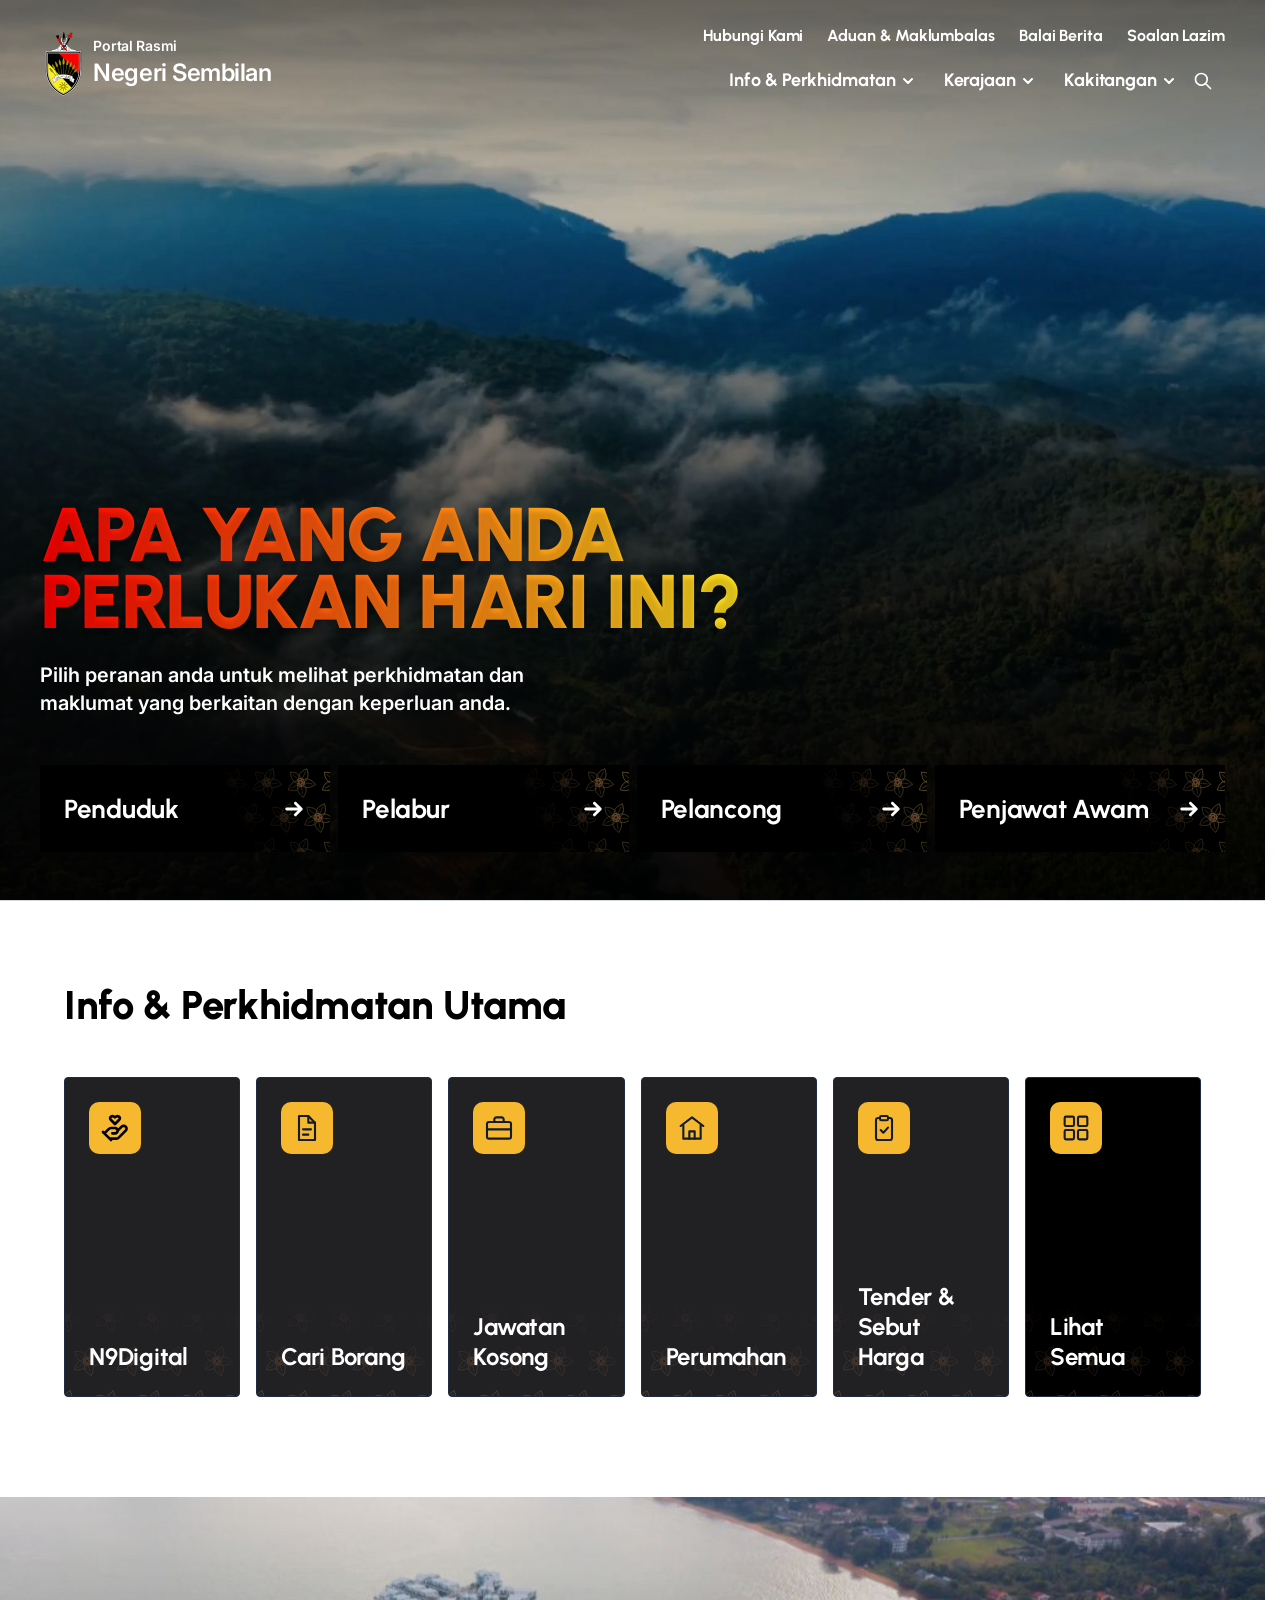
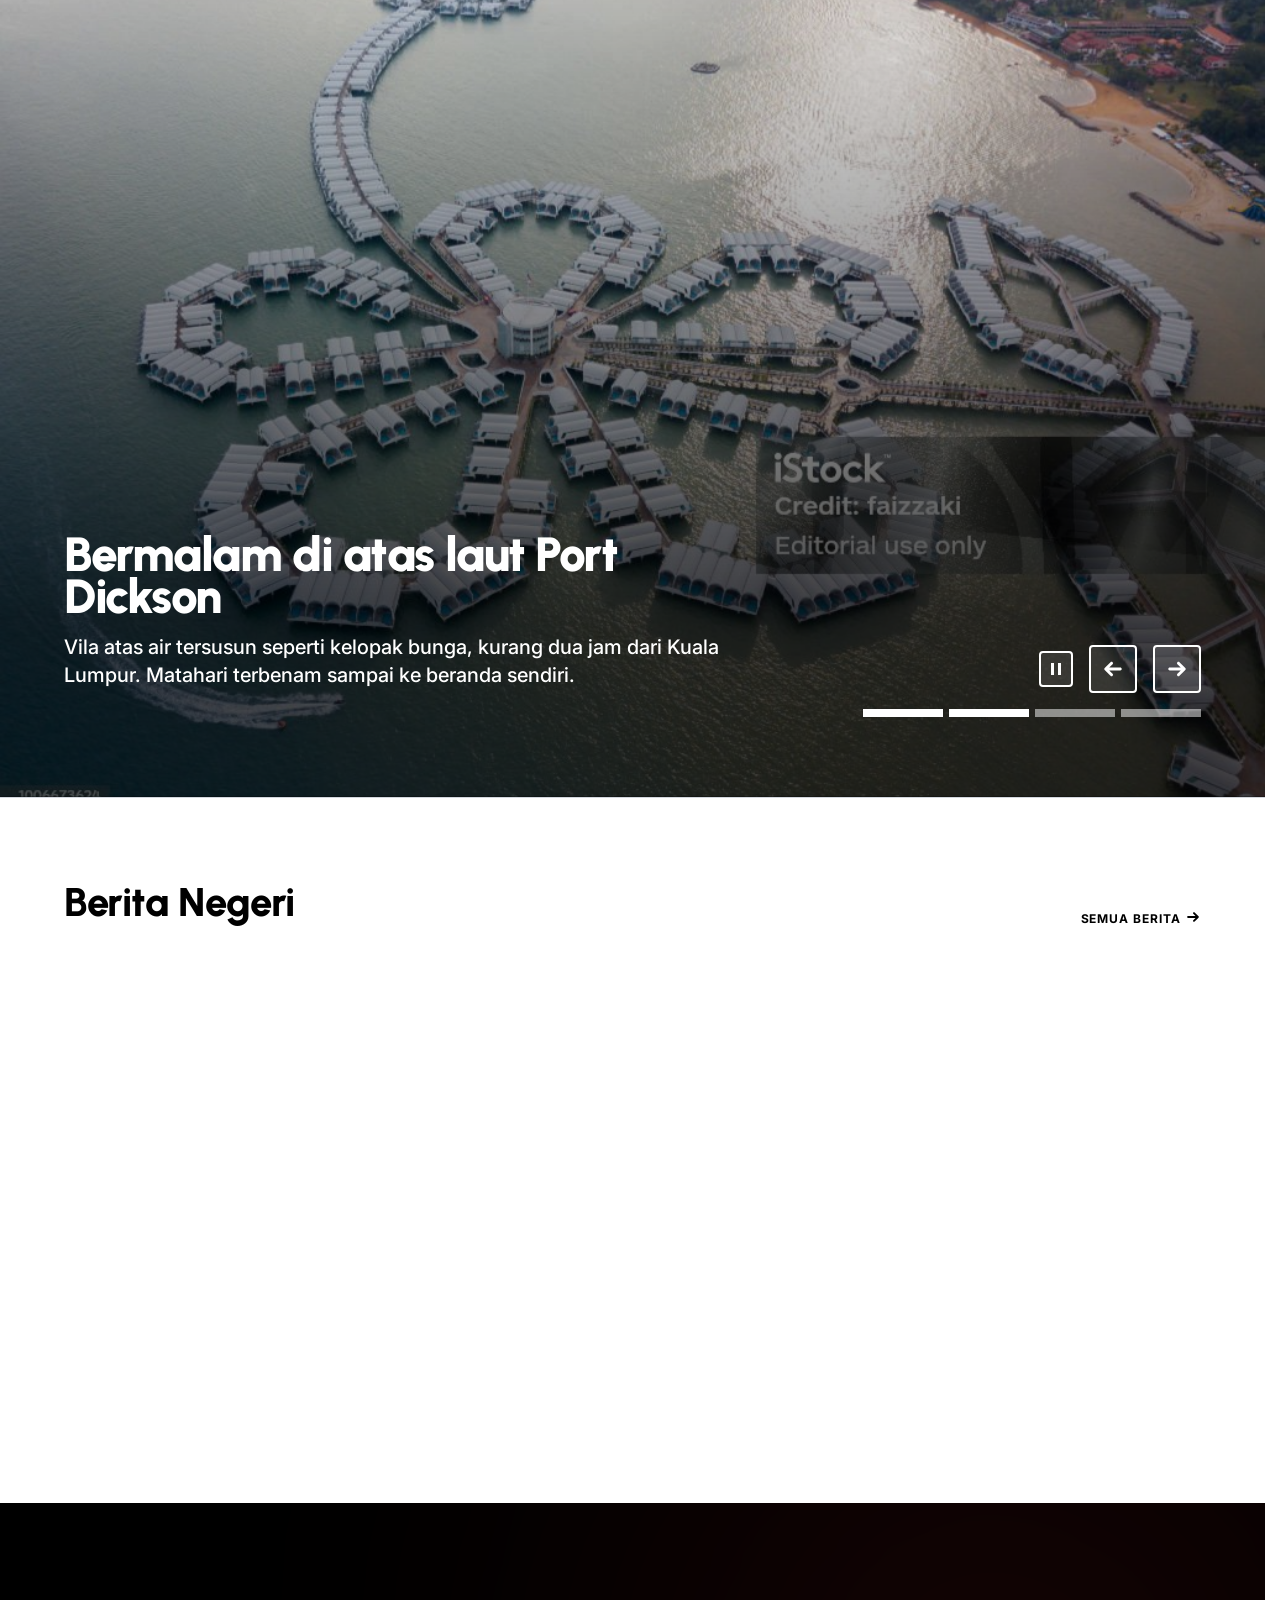
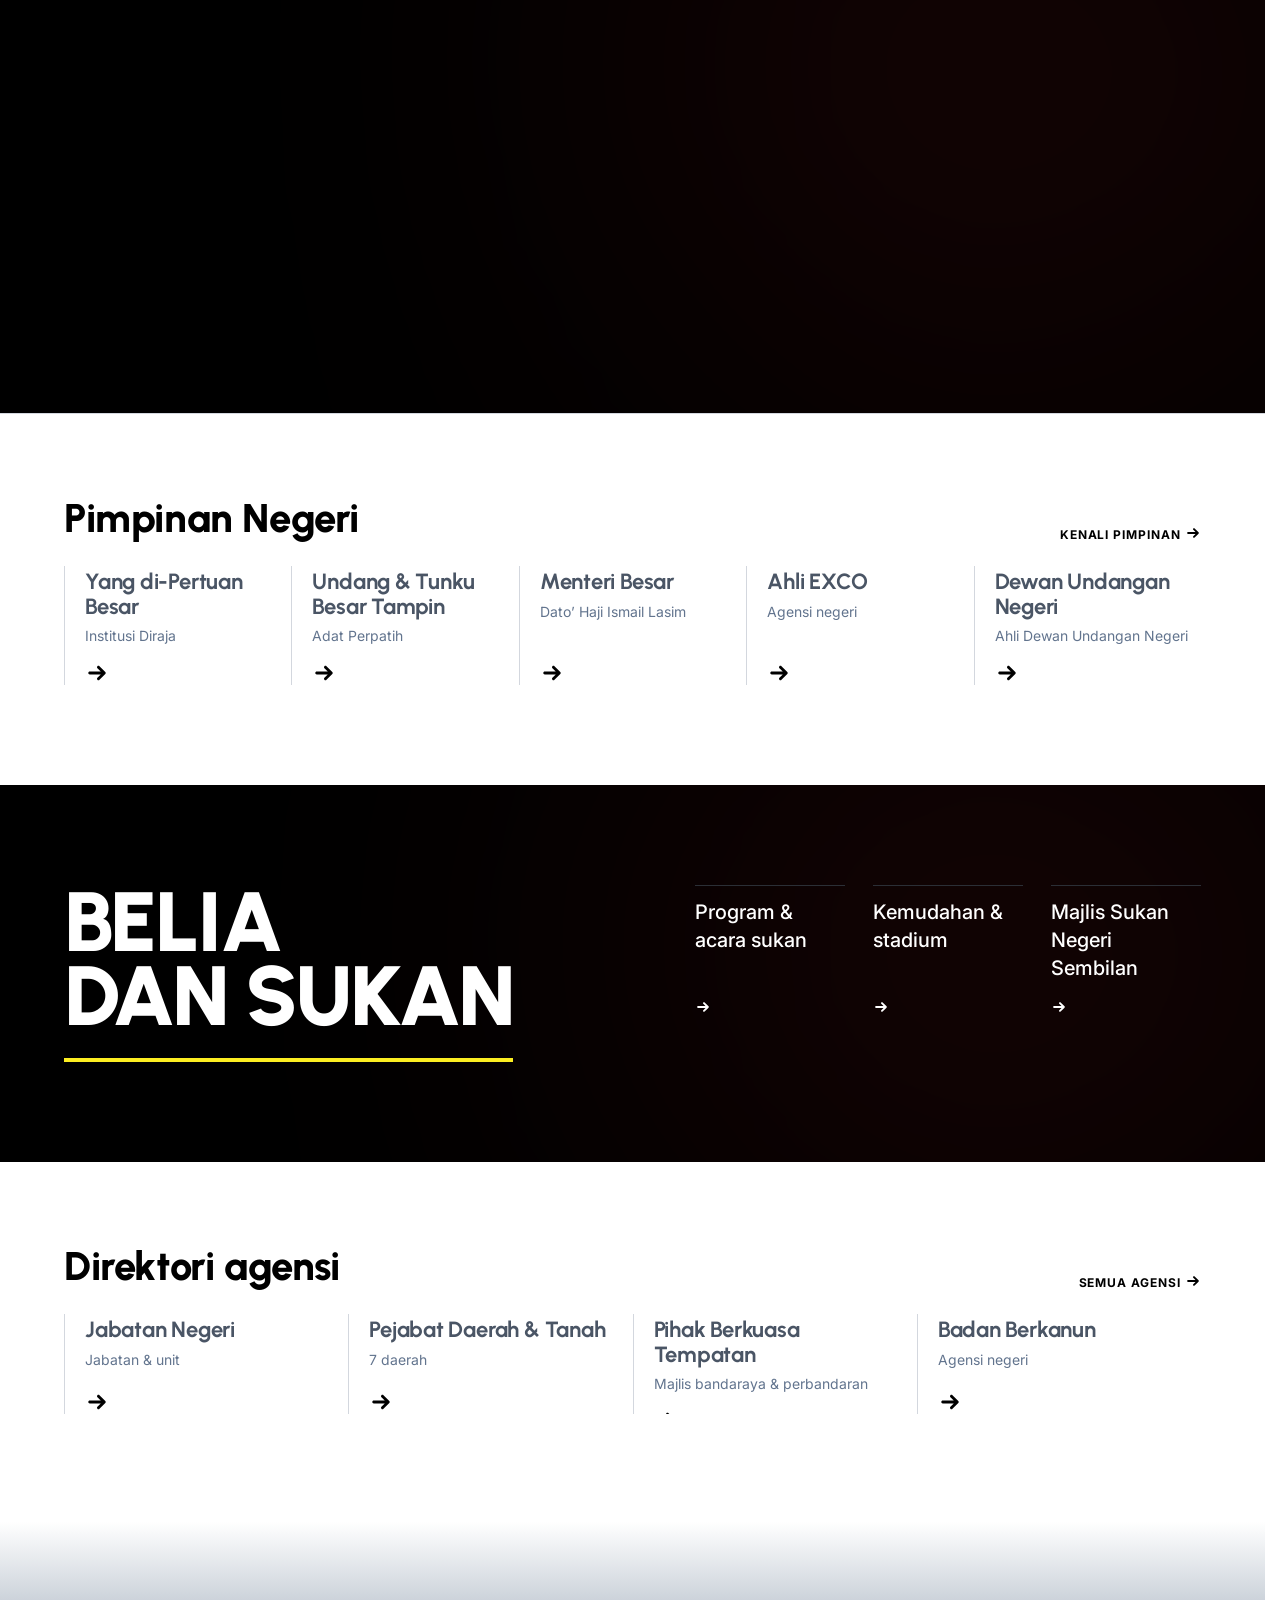
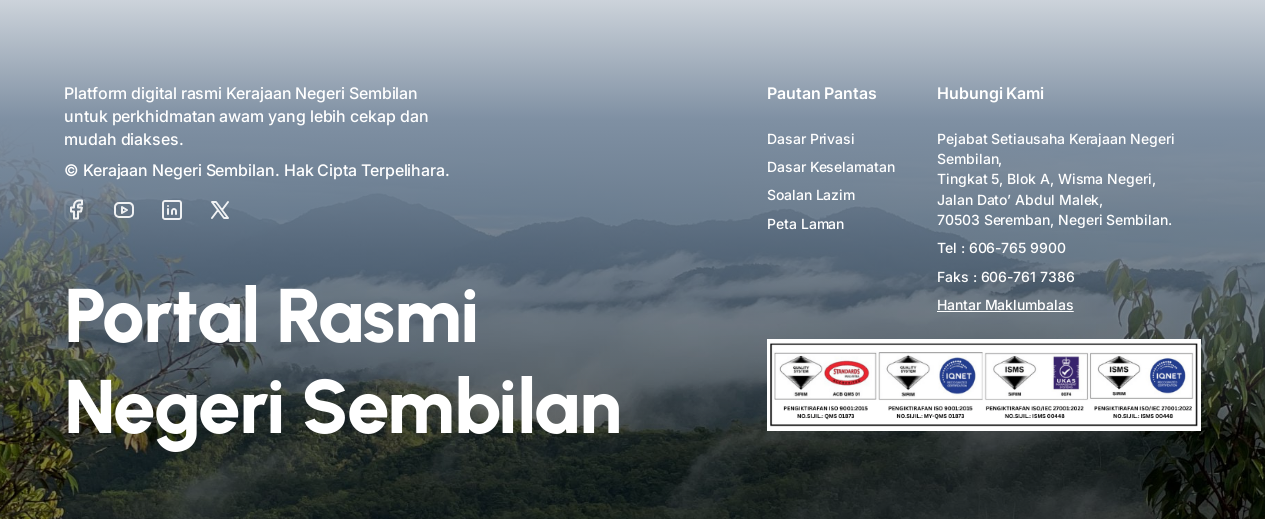
<file: index-v2.html>
<!DOCTYPE html>
<html lang="ms">
<head>
<meta charset="utf-8">
<meta name="viewport" content="width=device-width, initial-scale=1">
<title>Portal Rasmi Negeri Sembilan</title>

<link rel="preconnect" href="https://fonts.googleapis.com">
<link rel="preconnect" href="https://fonts.gstatic.com" crossorigin>
<link href="https://fonts.googleapis.com/css2?family=Inter:wght@400;500;600;700&family=Urbanist:wght@500;600;700;800;900&display=swap" rel="stylesheet">

<!-- Set the reveal flag before first paint, so the masthead is never
     painted visible and then yanked back to animate. Mirrors the guard in
     js/reveal.js: no IntersectionObserver or reduced motion => never hide. -->
<script>
(function(){try{if('IntersectionObserver' in window &&
  !window.matchMedia('(prefers-reduced-motion: reduce)').matches){
  var r=document.documentElement;r.classList.add('js-reveal');
  // Watchdog: if reveal.js never runs, drop the hidden state rather than
  // leave the page blank. A reveal system that can hide content for good
  // is a bug, not an effect.
  // Skipped while the tab is in the background: rAF is paused there, so
  // "not started yet" is expected, not a failure. Re-armed on first view.
  var bail=function(){
    if(r.classList.contains('is-loaded')||document.hidden)return;
    r.classList.remove('js-reveal');};
  setTimeout(bail,1800);
  document.addEventListener('visibilitychange',function(){
    if(!document.hidden)setTimeout(bail,1800);});
}}catch(e){}})();
</script>

<!-- ?v= is a cache buster, not a build artefact. Cloudflare caches CSS and
     JS at the edge, so a deploy can leave new HTML paired with an old
     stylesheet until the edge object expires. Changing this token changes
     the URL, which no cache can have seen before. Bump it on any release
     that touches css/ or js/. -->
<link rel="stylesheet" href="css/tokens.css?v=20261214">
<link rel="stylesheet" href="css/base.css?v=20261214">
<link rel="stylesheet" href="css/components.css?v=20261214">
<link rel="stylesheet" href="css/megamenu.css?v=20261214">
<link rel="stylesheet" href="css/motion.css?v=20261214">
<link rel="stylesheet" href="css/variant.css?v=20261214">
</head>
<body class="v2">

<div class="masthead-zone" id="atas">

<!-- ===== Hero ===== -->
<section class="hero hero--v2 on-dark">
  <!-- Background footage. The poster is the hero fill pulled out of the
       frame itself (1920x1080), so before assets/video/hero-bg.mp4 lands the
       hero already looks like the design, and still does if the file 404s on
       a deploy or the codec is refused. Figma holds that fill as video, but
       exposes only stills of it, so the clip has to come from its source.
       aria-hidden + no controls: it carries no information, the title does. -->
  <!-- The whole 41.6s TMNS26 film, no audio. It was cut to ten seconds for
       a while; the film closes on the frame it opens on, so the wrap is
       invisible and the long way round is the better loop. The file IS the
       window — nothing clamps it in script, the element simply loops it.

       The cost is the file: 30.3 MB, and the only encode of the full
       length there is. There is no webm beside it any more, because the
       3.4 MB one was the ten-second cut and VP9 browsers would have
       preferred it. Both of those want an ffmpeg pass before this ships —
       assets/video/README.md carries the commands.

       Note the film carries burned-in lyric captions from about 00:01
       ("Salam Bertandang", "Tanah Pusako"), low in frame, and location
       lower-thirds over most of the rest. They are part of the film. -->
  <video class="hero__video" autoplay muted loop playsinline preload="metadata"
         poster="assets/img/hero-poster.jpg" aria-hidden="true" tabindex="-1">
    <source src="assets/video/hero-bg.mp4" type="video/mp4">
  </video>
  <div class="hero__scrim" aria-hidden="true"></div>

  <header class="masthead">
    <a class="brand" href="index.html" aria-label="Portal Rasmi Negeri Sembilan — ke halaman utama" data-load>
      <span class="brand__crest">
        <img src="assets/img/logo-banner.png" alt="">
      </span>
      <span class="brand__text">
        <span class="brand__kicker">Portal Rasmi</span>
        <span class="brand__name">Negeri Sembilan</span>
      </span>
    </a>
    <div class="masthead__nav">
      <nav class="utility" aria-label="Pautan utiliti">
        <a href="#" data-load>Hubungi Kami</a>
        <a href="#" data-load>Aduan &amp; Maklumbalas</a>
        <a href="#" data-load>Balai Berita</a>
        <a href="#" data-load>Soalan Lazim</a>
      </nav>
      <nav class="primary" aria-label="Navigasi utama">
        <span class="primary__links">
          <a href="#" data-megamenu="mm-info" data-load><span class="nav-link__text">Info &amp; Perkhidmatan</span><svg class="nav-link__chev" viewBox="0 0 24 24" width="24" height="24" fill="none" aria-hidden="true" focusable="false"><path d="M8 10L12 14L16 10" stroke="currentColor" stroke-width="2" stroke-linecap="round" stroke-linejoin="round"/></svg></a>
          <a href="#" data-megamenu="mm-kerajaan" data-load><span class="nav-link__text">Kerajaan</span><svg class="nav-link__chev" viewBox="0 0 24 24" width="24" height="24" fill="none" aria-hidden="true" focusable="false"><path d="M8 10L12 14L16 10" stroke="currentColor" stroke-width="2" stroke-linecap="round" stroke-linejoin="round"/></svg></a>
          <a href="#" data-megamenu="mm-kakitangan" data-load><span class="nav-link__text">Kakitangan</span><svg class="nav-link__chev" viewBox="0 0 24 24" width="24" height="24" fill="none" aria-hidden="true" focusable="false"><path d="M8 10L12 14L16 10" stroke="currentColor" stroke-width="2" stroke-linecap="round" stroke-linejoin="round"/></svg></a>
        </span>
        <!-- An anchor, not a button: with JS dead the :target rule in
             variant.css still opens the panel. js/variant.js upgrades it
             to a real dialog. -->
        <a class="masthead__search" href="#search-modal" role="button"
           aria-haspopup="dialog" aria-controls="search-modal" aria-expanded="false"
           aria-label="Cari" data-load>
          <img src="assets/icons/search-20.svg" alt="" width="20" height="20">
        </a>
      </nav>
    </div>
  </header>

  <div class="hero__body">
    <div class="hero__title-block">
      <div data-reveal="wipe">
        <h1 class="hero__title">Apa yang anda perlukan hari ini?</h1>
      </div>
      <p class="hero__lead" data-reveal="rise">Pilih peranan anda untuk melihat perkhidmatan dan maklumat yang berkaitan dengan keperluan anda.</p>
    </div>

    <!-- Not in the frame. A looping background over 5s needs a pause
         mechanism under WCAG 2.2 SC 2.2.2, which MGDS audits against. It
         sits in the title row so the persona bar below can grow rows
         without the two colliding. -->
    <button class="hero__pause" type="button" aria-pressed="false" aria-label="Jeda video latar" hidden>
      <span class="pause-glyph" aria-hidden="true"></span>
    </button>
  </div>

  <!-- The persona bar stands on the floor of the hero now, where the
       scroll cue used to. It carries no heading of its own: the lead
       above it asks the question these four are the answers to. Each
       chip holds the Bunga lada wash, which is decorative and so sits
       in its own empty span rather than on the link. -->
  <div class="persona hero__persona" data-reveal="stagger">
    <a class="persona__chip" href="#"><span class="chip-wash" aria-hidden="true"></span><span class="persona__chip-label">Penduduk</span><span class="persona__chip-arrow ico-arrow ico-arrow--lg" aria-hidden="true"></span></a>
    <a class="persona__chip" href="#"><span class="chip-wash" aria-hidden="true"></span><span class="persona__chip-label">Pelabur</span><span class="persona__chip-arrow ico-arrow ico-arrow--lg" aria-hidden="true"></span></a>
    <a class="persona__chip" href="#"><span class="chip-wash" aria-hidden="true"></span><span class="persona__chip-label">Pelancong</span><span class="persona__chip-arrow ico-arrow ico-arrow--lg" aria-hidden="true"></span></a>
    <a class="persona__chip" href="#"><span class="chip-wash" aria-hidden="true"></span><span class="persona__chip-label">Penjawat Awam</span><span class="persona__chip-arrow ico-arrow ico-arrow--lg" aria-hidden="true"></span></a>
  </div>

</section>

<div class="megamenu" id="mm-info" hidden>
  <div class="megamenu__head">
    <div class="megamenu__head-inner">
      <p class="mm-section-eyebrow">Info &amp; Perkhidmatan</p>
      <a class="mm-section-link" href="#">Ke Halaman Info &amp; Perkhidmatan <span aria-hidden="true">&#8594;</span></a>
    </div>
  </div>
  <div class="megamenu__inner">
    <div class="megamenu__motif" aria-hidden="true"></div>
    <div class="mm-rail">
      <ul class="mm-rail__items" role="tablist" aria-label="Info &amp; Perkhidmatan">
        <li><button class="mm-item" type="button" role="tab" aria-selected="true" aria-controls="p-info-0"><span>Perkhidmatan Atas Talian</span><span class="mm-item__chev" aria-hidden="true">›</span></button></li>
        <li><button class="mm-item" type="button" role="tab" aria-selected="false" aria-controls="p-info-1"><span>Topik</span><span class="mm-item__chev" aria-hidden="true">›</span></button></li>
        <li><button class="mm-item" type="button" role="tab" aria-selected="false" aria-controls="p-info-2"><span>Dasar &amp; Inisiatif</span><span class="mm-item__chev" aria-hidden="true">›</span></button></li>
        <li><a class="mm-item" href="#"><span>Borang Awam</span><span class="mm-item__chev" aria-hidden="true">›</span></a></li>
        <li><button class="mm-item" type="button" role="tab" aria-selected="false" aria-controls="p-info-4"><span>Penerbitan</span><span class="mm-item__chev" aria-hidden="true">›</span></button></li>
        <li><button class="mm-item" type="button" role="tab" aria-selected="false" aria-controls="p-info-5"><span>Tender &amp; Sebut Harga</span><span class="mm-item__chev" aria-hidden="true">›</span></button></li>
      </ul>
      <div class="mm-rail__foot">
        <div class="mm-rule"></div>
        <a class="mm-cta" href="#">Peta Laman Info &amp; Perkhidmatan <span class="ico-arrow ico-arrow--inline" aria-hidden="true"></span></a>
      </div>
    </div>
    <div class="mm-pane">
      <section class="mm-panel is-current" id="p-info-0" role="tabpanel">
        <div class="mm-panel__head">
          <h2 class="mm-title">Perkhidmatan Atas Talian</h2>
          <p class="mm-deck">9 sistem yang boleh digunakan terus tanpa ke kaunter.</p>
        </div>
        <div class="mm-cols">
          <a class="mm-link" href="#"><span class="mm-link__label">Bayaran Cukai Tanah</span></a>
          <a class="mm-link" href="#"><span class="mm-link__label">Sistem Perkahwinan Islam</span></a>
          <a class="mm-link" href="#"><span class="mm-link__label">Aduan Awam (SPPIM)</span></a>
          <a class="mm-link" href="#"><span class="mm-link__label">N9Pay</span></a>
          <a class="mm-link" href="#"><span class="mm-link__label">Sistem Perumahan NS (ePENS)</span></a>
          <a class="mm-link" href="#"><span class="mm-link__label">N9Digital Bantuan Rakyat</span></a>
          <a class="mm-link" href="#"><span class="mm-link__label">Bantuan Ibu Tunggal (C4UN9)</span></a>
          <a class="mm-link" href="#"><span class="mm-link__label">Lesen Abstraksi Air (SPSA)</span></a>
          <a class="mm-link" href="#"><span class="mm-link__label">Anugerah Siswazah Cemerlang</span></a>
        </div>
      </section>
      <section class="mm-panel" id="p-info-1" role="tabpanel">
        <div class="mm-panel__head">
          <h2 class="mm-title">Topik</h2>
          <p class="mm-deck">11 bidang — setiap satu mengumpul perkhidmatan, borang, dasar dan berita berkaitan.</p>
        </div>
        <div class="mm-cols">
          <a class="mm-link" href="#"><span class="mm-link__label">Perumahan</span></a>
          <a class="mm-link" href="#"><span class="mm-link__label">Pendidikan</span></a>
          <a class="mm-link" href="#"><span class="mm-link__label">Kesihatan</span></a>
          <a class="mm-link" href="#"><span class="mm-link__label">Pertanian</span></a>
          <a class="mm-link" href="#"><span class="mm-link__label">Pelaburan</span></a>
          <a class="mm-link" href="#"><span class="mm-link__label">Pelancongan</span></a>
          <a class="mm-link" href="#"><span class="mm-link__label">Sukan</span></a>
          <a class="mm-link" href="#"><span class="mm-link__label">Tanah (GIS9)</span></a>
          <a class="mm-link" href="#"><span class="mm-link__label">Air</span></a>
          <a class="mm-link" href="#"><span class="mm-link__label">Agama &amp; Syariah</span></a>
          <a class="mm-link" href="#"><span class="mm-link__label">Keselamatan &amp; Anti Dadah</span></a>
        </div>
      </section>
      <section class="mm-panel" id="p-info-2" role="tabpanel">
        <div class="mm-panel__head">
          <h2 class="mm-title">Dasar &amp; Inisiatif</h2>
          <p class="mm-deck">3 dokumen dasar dan pelan pembangunan negeri.</p>
        </div>
        <div class="mm-cols">
          <a class="mm-link" href="#"><span class="mm-link__label">Rancangan Pembangunan</span></a>
          <a class="mm-link" href="#"><span class="mm-link__label">Inisiatif Belanjawan</span></a>
          <a class="mm-link" href="#"><span class="mm-link__label">Pelan Ekonomi Digital</span></a>
        </div>
      </section>
      <section class="mm-panel" id="p-info-4" role="tabpanel">
        <div class="mm-panel__head">
          <h2 class="mm-title">Penerbitan</h2>
          <p class="mm-deck">10 penerbitan rasmi terbitan PSUK Negeri Sembilan.</p>
        </div>
        <div class="mm-cols">
          <a class="mm-link" href="#"><span class="mm-link__label">Pelan Ekonomi Digital Negeri Sembilan 2027</span></a>
          <a class="mm-link" href="#"><span class="mm-link__label">Buletin Edisi Januari–Jun 2024</span></a>
          <a class="mm-link" href="#"><span class="mm-link__label">Polisi Keselamatan Siber Pentadbiran Kerajaan Negeri Sembilan Versi 1.0</span></a>
          <a class="mm-link" href="#"><span class="mm-link__label">Rancangan Pembangunan Negeri Sembilan 2021–2025</span></a>
          <a class="mm-link" href="#"><span class="mm-link__label">Dasar Keselamatan ICT Versi 3.0 Negeri Sembilan Darul Khusus</span></a>
          <a class="mm-link" href="#"><span class="mm-link__label">Pelan Antirasuah Negeri Sembilan 2020–2024</span></a>
          <a class="mm-link" href="#"><span class="mm-link__label">Pelan Antirasuah Nasional 2019–2023</span></a>
          <a class="mm-link" href="#"><span class="mm-link__label">Business Process Re-engineering PSUK Negeri Sembilan 2015/2016</span></a>
          <a class="mm-link" href="#"><span class="mm-link__label">Buku Peraturan-Peraturan Pegawai Awam (Kelakuan dan Tatatertib) (Negeri Sembilan) 2006</span></a>
          <a class="mm-link" href="#"><span class="mm-link__label">Pelan Strategik PSUK Negeri Sembilan 2021–2025</span></a>
        </div>
      </section>
      <section class="mm-panel" id="p-info-5" role="tabpanel">
        <div class="mm-panel__head">
          <h2 class="mm-title">Tender &amp; Sebut Harga</h2>
          <p class="mm-deck">Terokai tender dan sebut harga semasa.</p>
        </div>
        <div class="mm-cols">
          <a class="mm-link" href="#"><span class="mm-link__label">Terkini</span></a>
          <a class="mm-link" href="#"><span class="mm-link__label">Ditutup</span></a>
        </div>
      </section>
    </div>
  </div>
</div>

<div class="megamenu" id="mm-kerajaan" hidden>
  <div class="megamenu__head">
    <div class="megamenu__head-inner">
      <p class="mm-section-eyebrow">Kerajaan</p>
      <a class="mm-section-link" href="kerajaan.html">Ke Halaman Kerajaan <span aria-hidden="true">&#8594;</span></a>
    </div>
  </div>
  <div class="megamenu__inner">
    <div class="megamenu__motif" aria-hidden="true"></div>
    <div class="mm-rail">
      <ul class="mm-rail__items" role="tablist" aria-label="Kerajaan">
        <li><button class="mm-item" type="button" role="tab" aria-selected="true" aria-controls="p-kerajaan-0"><span>Mengenai Negeri Sembilan</span><span class="mm-item__chev" aria-hidden="true">›</span></button></li>
        <li><button class="mm-item" type="button" role="tab" aria-selected="false" aria-controls="p-kerajaan-1"><span>Pimpinan Negeri</span><span class="mm-item__chev" aria-hidden="true">›</span></button></li>
        <li><button class="mm-item" type="button" role="tab" aria-selected="false" aria-controls="p-kerajaan-2"><span>Dewan Undangan Negeri</span><span class="mm-item__chev" aria-hidden="true">›</span></button></li>
        <li><button class="mm-item" type="button" role="tab" aria-selected="false" aria-controls="p-kerajaan-3"><span>Pentadbiran</span><span class="mm-item__chev" aria-hidden="true">›</span></button></li>
        <li><button class="mm-item" type="button" role="tab" aria-selected="false" aria-controls="p-kerajaan-4"><span>Akta / Pekeliling</span><span class="mm-item__chev" aria-hidden="true">›</span></button></li>
        <li><button class="mm-item" type="button" role="tab" aria-selected="false" aria-controls="p-kerajaan-5"><span>Daerah</span><span class="mm-item__chev" aria-hidden="true">›</span></button></li>
        <li><a class="mm-item" href="#"><span>Direktori Agensi</span><span class="mm-item__chev" aria-hidden="true">›</span></a></li>
      </ul>
      <div class="mm-rail__foot">
        <div class="mm-rule"></div>
        <a class="mm-cta" href="#">Peta Laman Kerajaan <span class="ico-arrow ico-arrow--inline" aria-hidden="true"></span></a>
      </div>
    </div>
    <div class="mm-pane">
      <section class="mm-panel is-current" id="p-kerajaan-0" role="tabpanel">
        <div class="mm-panel__head">
          <h2 class="mm-title">Mengenai Negeri Sembilan</h2>
          <p class="mm-deck">5 halaman latar negeri dan lambang rasmi.</p>
        </div>
        <div class="mm-cols">
          <a class="mm-link" href="#"><span class="mm-link__label">Pengenalan &amp; Lokasi</span></a>
          <a class="mm-link" href="#"><span class="mm-link__label">Sejarah Penubuhan</span></a>
          <a class="mm-link" href="#"><span class="mm-link__label">Adat Perpatih</span></a>
          <a class="mm-link" href="#"><span class="mm-link__label">Bendera &amp; Jata</span></a>
          <a class="mm-link" href="#"><span class="mm-link__label">Lagu Kebesaran</span></a>
        </div>
      </section>
      <section class="mm-panel" id="p-kerajaan-1" role="tabpanel">
        <div class="mm-panel__head">
          <h2 class="mm-title">Pimpinan Negeri</h2>
          <p class="mm-deck">4 peringkat kepimpinan negeri.</p>
        </div>
        <div class="mm-cols">
          <a class="mm-link" href="#"><span class="mm-link__label">Institusi Diraja</span></a>
          <a class="mm-link" href="#"><span class="mm-link__label">Undang &amp; Tunku Besar Tampin</span></a>
          <a class="mm-link" href="#"><span class="mm-link__label">Menteri Besar</span></a>
          <a class="mm-link" href="#"><span class="mm-link__label">EXCO</span></a>
        </div>
      </section>
      <section class="mm-panel" id="p-kerajaan-2" role="tabpanel">
        <div class="mm-panel__head">
          <h2 class="mm-title">Dewan Undangan Negeri</h2>
          <p class="mm-deck">2 halaman — wakil rakyat dan rekod persidangan.</p>
        </div>
        <div class="mm-cols">
          <a class="mm-link" href="#"><span class="mm-link__label">Cari ADUN anda (36 kawasan)</span></a>
          <a class="mm-link" href="#"><span class="mm-link__label">Penyata Dewan → Pusat Dokumen</span></a>
        </div>
      </section>
      <section class="mm-panel" id="p-kerajaan-3" role="tabpanel">
        <div class="mm-panel__head">
          <h2 class="mm-title">Pentadbiran</h2>
          <p class="mm-deck">3 halaman. Kandungan Pejabat SUK NS diserap ke dalam pane ini.</p>
        </div>
        <div class="mm-cols">
          <a class="mm-link" href="#"><span class="mm-link__label">Struktur Pentadbiran Negeri</span></a>
          <a class="mm-link" href="#"><span class="mm-link__label">Struktur Organisasi</span></a>
          <a class="mm-link" href="#"><span class="mm-link__label">Pejabat SUK NS</span></a>
        </div>
      </section>
      <section class="mm-panel" id="p-kerajaan-4" role="tabpanel">
        <div class="mm-panel__head">
          <h2 class="mm-title">Akta / Pekeliling</h2>
          <p class="mm-deck">3 jenis dokumen perundangan dan panduan.</p>
        </div>
        <div class="mm-cols">
          <a class="mm-link" href="#"><span class="mm-link__label">Pekeliling</span></a>
          <a class="mm-link" href="#"><span class="mm-link__label">Garis Panduan</span></a>
          <a class="mm-link" href="#"><span class="mm-link__label">Polisi Agensi</span></a>
        </div>
      </section>
      <section class="mm-panel" id="p-kerajaan-5" role="tabpanel">
        <div class="mm-panel__head">
          <h2 class="mm-title">Daerah</h2>
          <p class="mm-deck">7 daerah Negeri Sembilan.</p>
        </div>
        <div class="mm-cols">
          <a class="mm-link" href="#"><span class="mm-link__label">Jempol</span></a>
          <a class="mm-link" href="#"><span class="mm-link__label">Jelebu</span></a>
          <a class="mm-link" href="#"><span class="mm-link__label">Kuala Pilah</span></a>
          <a class="mm-link" href="#"><span class="mm-link__label">Seremban</span></a>
          <a class="mm-link" href="#"><span class="mm-link__label">Tampin</span></a>
          <a class="mm-link" href="#"><span class="mm-link__label">Port Dickson</span></a>
          <a class="mm-link" href="#"><span class="mm-link__label">Rembau</span></a>
        </div>
      </section>
    </div>
  </div>
</div>

<div class="megamenu" id="mm-kakitangan" hidden>
  <div class="megamenu__head">
    <div class="megamenu__head-inner">
      <p class="mm-section-eyebrow">Kakitangan</p>
      <a class="mm-section-link" href="#">Ke Halaman Kakitangan <span aria-hidden="true">&#8594;</span></a>
    </div>
  </div>
  <div class="megamenu__inner">
    <div class="megamenu__motif" aria-hidden="true"></div>
    <div class="mm-rail">
      <ul class="mm-rail__items" role="tablist" aria-label="Kakitangan">
        <li><a class="mm-item" href="#"><span>Direktori Pegawai</span><span class="mm-item__chev" aria-hidden="true">›</span></a></li>
        <li><button class="mm-item" type="button" role="tab" aria-selected="true" aria-controls="p-kakitangan-1"><span>Majlis Bersama Jabatan (MBJ)</span><span class="mm-item__chev" aria-hidden="true">›</span></button></li>
        <li><button class="mm-item" type="button" role="tab" aria-selected="false" aria-controls="p-kakitangan-2"><span>Borang Penjawat Awam</span><span class="mm-item__chev" aria-hidden="true">›</span></button></li>
        <li><a class="mm-item" href="#"><span>CSIRTNS</span><span class="mm-item__chev" aria-hidden="true">›</span></a></li>
        <li><button class="mm-item" type="button" role="tab" aria-selected="false" aria-controls="p-kakitangan-4"><span>Sistem Luaran</span><span class="mm-item__chev" aria-hidden="true">›</span></button></li>
      </ul>
      <div class="mm-rail__foot">
        <div class="mm-rule"></div>
        <a class="mm-cta" href="#">Peta Laman Kakitangan <span class="ico-arrow ico-arrow--inline" aria-hidden="true"></span></a>
      </div>
    </div>
    <div class="mm-pane">
      <section class="mm-panel is-current" id="p-kakitangan-1" role="tabpanel">
        <div class="mm-panel__head">
          <h2 class="mm-title">Majlis Bersama Jabatan (MBJ)</h2>
          <p class="mm-deck">2 halaman — latar dan keanggotaan majlis.</p>
        </div>
        <div class="mm-cols">
          <a class="mm-link" href="#"><span class="mm-link__label">Pengenalan</span></a>
          <a class="mm-link" href="#"><span class="mm-link__label">Keanggotaan MBJ</span></a>
        </div>
      </section>
      <section class="mm-panel" id="p-kakitangan-2" role="tabpanel">
        <div class="mm-panel__head">
          <h2 class="mm-title">Borang Penjawat Awam</h2>
          <p class="mm-deck">3 borang untuk kegunaan penjawat awam negeri.</p>
        </div>
        <div class="mm-cols">
          <a class="mm-link" href="#"><span class="mm-link__label">Borang A</span></a>
          <a class="mm-link" href="#"><span class="mm-link__label">Borang B</span></a>
          <a class="mm-link" href="#"><span class="mm-link__label">Borang C</span></a>
        </div>
      </section>
      <section class="mm-panel" id="p-kakitangan-4" role="tabpanel">
        <div class="mm-panel__head">
          <h2 class="mm-title">Sistem Luaran</h2>
          <p class="mm-deck">20 sistem dalaman untuk kegunaan penjawat awam negeri.</p>
        </div>
        <div class="mm-cols">
          <a class="mm-link" href="#"><span class="mm-link__label">MyGovUC 3.0</span></a>
          <a class="mm-link" href="#"><span class="mm-link__label">HRMIS</span></a>
          <a class="mm-link" href="#"><span class="mm-link__label">e-Punch Card</span></a>
          <a class="mm-link" href="#"><span class="mm-link__label">e-Gerak</span></a>
          <a class="mm-link" href="#"><span class="mm-link__label">Portal iSPEKS</span></a>
          <a class="mm-link" href="#"><span class="mm-link__label">eHelpdesk (Pejabat SUK sahaja)</span></a>
          <a class="mm-link" href="#"><span class="mm-link__label">eRating</span></a>
          <a class="mm-link" href="#"><span class="mm-link__label">eKursus</span></a>
          <a class="mm-link" href="#"><span class="mm-link__label">Sistem Tempahan</span></a>
          <a class="mm-link" href="#"><span class="mm-link__label">Sistem Aduan Aplikasi (Faultlog)</span></a>
          <a class="mm-link" href="#"><span class="mm-link__label">Sistem Pengurusan Stor (SPS)</span></a>
          <a class="mm-link" href="#"><span class="mm-link__label">Sistem Pingat</span></a>
          <a class="mm-link" href="#"><span class="mm-link__label">Sistem RatingNS</span></a>
          <a class="mm-link" href="#"><span class="mm-link__label">Sistem Click N Repair</span></a>
          <a class="mm-link" href="#"><span class="mm-link__label">Sistem Tempahan Rumah Peranginan</span></a>
          <a class="mm-link" href="#"><span class="mm-link__label">Sistem Pemantauan Projek ICT (SPPICT)</span></a>
          <a class="mm-link" href="#"><span class="mm-link__label">Sistem Profil ADUN (SPADUN) 2.0</span></a>
          <a class="mm-link" href="#"><span class="mm-link__label">NSPROMISE</span></a>
          <a class="mm-link" href="#"><span class="mm-link__label">Direktori Pegawai &amp; Kakitangan</span></a>
          <a class="mm-link" href="#"><span class="mm-link__label">Sistem Pengurusan Sumber Air (SPSA)</span></a>
        </div>
      </section>
    </div>
  </div>
</div>

</div>
<div class="mm-scrim" hidden></div>

<main>

<!-- ===== 02 Info & Perkhidmatan Utama ===== -->
<!-- The row as 654:1985 lays it out, with card / service v3 (698:638) in
     it. The ground and the rhythm are v1's — white, 80 over, 100 under,
     six across one row — and the cards are what changed: dark 320-tall
     plates 16 apart, where v1 had 200x250 white ones 8 apart with a
     chevron, a yellow rule and a description standing open.

     A resting card says two things, the tile and the title; the
     description is what the pointer buys, and the title lifts by its own
     height to make room. Lihat Semua is the same card as State=Button:
     black, no description, and the lattice carries its hover instead of
     the border — slowly, 600ms, which is the one piece of motion on this
     page that is not a token. 654:1985 leaves this card on the
     component's unswapped default icon; icon/semua (700:31241) is the
     one it should carry, and does. -->
<section class="section section--ruled services services--v3" id="services">
  <div class="container">
    <div class="section__head" data-reveal="rise">
      <h2 class="h2">Info &amp; Perkhidmatan Utama</h2>
    </div>
    <div class="services__grid" data-reveal="stagger">
      <a class="card card--svc" href="#">
        <span class="card__wash" aria-hidden="true"></span>
        <span class="card__icon"><img src="assets/icons/svc-n9digital.svg" alt="" width="32" height="32"></span>
        <span class="card__body">
          <span class="h3">N9Digital</span>
          <span class="card__desc"><span>Portal rasmi permohonan skim bantuan kerajaan Negeri Sembilan.</span></span>
        </span>
      </a>
      <a class="card card--svc" href="#">
        <span class="card__wash" aria-hidden="true"></span>
        <span class="card__icon"><img src="assets/icons/svc-borang.svg" alt="" width="32" height="32"></span>
        <span class="card__body">
          <span class="h3">Cari Borang</span>
          <span class="card__desc"><span>Cari dan muat turun borang rasmi.</span></span>
        </span>
      </a>
      <a class="card card--svc" href="#">
        <span class="card__wash" aria-hidden="true"></span>
        <span class="card__icon"><img src="assets/icons/svc-jawatan.svg" alt="" width="32" height="32"></span>
        <span class="card__body">
          <span class="h3">Jawatan Kosong</span>
          <span class="card__desc"><span>Semak dan mohon jawatan kosong terkini.</span></span>
        </span>
      </a>
      <a class="card card--svc" href="#">
        <span class="card__wash" aria-hidden="true"></span>
        <span class="card__icon"><img src="assets/icons/svc-perumahan.svg" alt="" width="32" height="32"></span>
        <span class="card__body">
          <span class="h3">Perumahan</span>
          <span class="card__desc"><span>Semak maklumat dan permohonan perumahan.</span></span>
        </span>
      </a>
      <a class="card card--svc" href="#">
        <span class="card__wash" aria-hidden="true"></span>
        <span class="card__icon"><img src="assets/icons/svc-tender.svg" alt="" width="32" height="32"></span>
        <span class="card__body">
          <span class="h3">Tender &amp; Sebut Harga</span>
          <span class="card__desc"><span>Lihat tender dan sebut harga terkini.</span></span>
        </span>
      </a>
      <a class="card card--all" href="#">
        <span class="card__wash" aria-hidden="true"></span>
        <span class="card__icon"><img src="assets/icons/svc-semua.svg" alt="" width="32" height="32"></span>
        <span class="card__body">
          <span class="h3">Lihat Semua</span>
        </span>
      </a>
    </div>
  </div>
</section>

<!-- ===== Breaker · Kenali dan Lawati ===== -->
<!-- A full-height photo stage. The stage is decorative: every slide's
     message is carried by its text panel, so the images take empty alt
     and the whole strip is hidden from assistive tech rather than read
     out four times over. -->
<section class="lawat" id="lawat" aria-roledescription="karusel" aria-label="Kenali dan Lawati Negeri Sembilan">
  <div class="lawat__stage" aria-hidden="true">
      <figure class="lawat__slide is-current"><img src="assets/img/lawat-1-muzium.jpg" alt=""></figure>
      <figure class="lawat__slide"><img src="assets/img/lawat-2-hibiscus.jpg" alt="" loading="lazy"></figure>
      <figure class="lawat__slide"><img src="assets/img/lawat-3-gunung-datuk.jpg" alt="" loading="lazy"></figure>
      <figure class="lawat__slide"><img src="assets/img/lawat-4-seremban.jpg" alt="" loading="lazy"></figure>
  </div>
  <div class="lawat__scrim" aria-hidden="true"></div>

  <div class="lawat__body">
    <div class="container lawat__container">
      <div class="lawat__text" aria-live="off">
          <div class="lawat__panel is-current" role="group" aria-roledescription="slaid" aria-label="1 daripada 4">
            <h2 class="lawat__title">Adat Perpatih, bukan sekadar dipamerkan</h2>
            <p class="lawat__lead">Rumah bumbung melentik, kain tenunan dan susur galur adat di Muzium Negeri Sembilan, Seremban. Tempat paling elok untuk memulakan perjalanan.</p>
          </div>
          <div class="lawat__panel" role="group" aria-roledescription="slaid" aria-label="2 daripada 4" aria-hidden="true">
            <h2 class="lawat__title">Bermalam di atas laut Port Dickson</h2>
            <p class="lawat__lead">Vila atas air tersusun seperti kelopak bunga, kurang dua jam dari Kuala Lumpur. Matahari terbenam sampai ke beranda sendiri.</p>
          </div>
          <div class="lawat__panel" role="group" aria-roledescription="slaid" aria-label="3 daripada 4" aria-hidden="true">
            <h2 class="lawat__title">Naik Gunung Datuk, berehat atas batu</h2>
            <p class="lawat__lead">Kira-kira dua jam mendaki hutan Rembau sebelum sampai ke himpunan batu besar di puncak. Mula awal pagi, turun sebelum panas.</p>
          </div>
          <div class="lawat__panel" role="group" aria-roledescription="slaid" aria-label="4 daripada 4" aria-hidden="true">
            <h2 class="lawat__title">Seremban bertukar warna menjelang Maghrib</h2>
            <p class="lawat__lead">Bumbung Masjid Negeri, padang, tasik dan deretan kedai lama — seluruh pusat bandar dalam satu pandangan.</p>
          </div>
      </div>

      <div class="lawat__controls">
        <div class="lawat__buttons">
          <button class="lawat__nav lawat__nav--toggle" type="button" aria-pressed="false" aria-label="Jeda tayangan automatik">
            <span class="pause-glyph" aria-hidden="true"></span>
          </button>
          <button class="lawat__nav lawat__nav--prev" type="button" aria-label="Slaid sebelumnya">
            <span class="ico-arrow ico-arrow--lg" aria-hidden="true"></span>
          </button>
          <button class="lawat__nav lawat__nav--next" type="button" aria-label="Slaid seterusnya">
            <span class="ico-arrow ico-arrow--lg" aria-hidden="true"></span>
          </button>
        </div>
        <div class="lawat__loader">
            <button class="lawat__bar is-current" type="button" aria-label="Slaid 1" aria-current="true"></button>
            <button class="lawat__bar" type="button" aria-label="Slaid 2"></button>
            <button class="lawat__bar" type="button" aria-label="Slaid 3"></button>
            <button class="lawat__bar" type="button" aria-label="Slaid 4"></button>
        </div>
      </div>
    </div>
  </div>
</section>

<!-- ===== 04 Berita & Pengumuman ===== -->
<section class="section section--ruled section--body news-section">
  <div class="container">
    <div class="section__head" data-reveal="rise">
      <h2 class="h2">Berita Negeri</h2>
      <a class="label" href="#">Semua berita <span class="ico-arrow ico-arrow--inline" aria-hidden="true"></span></a>
    </div>

    <div class="news__cols">
      <div class="news__list" data-reveal="stagger">
        <a class="news__item" href="#">
          <span class="news__date label">05 Nov 2026</span>
          <span class="news__title">Kumpulan Niskala, muncul Johan Nasyid Kategori Penjawat Awam</span>
          <span class="news__arrow ico-arrow ico-arrow--lg" aria-hidden="true"></span>
        </a>
        <a class="news__item" href="#">
          <span class="news__date label">31 Ogo 2026</span>
          <span class="news__title">Lebih 30,000 pengunjung meriahkan Hari Kebangsaan</span>
          <span class="news__arrow ico-arrow ico-arrow--lg" aria-hidden="true"></span>
        </a>
        <a class="news__item" href="#">
          <span class="news__date label">07 Ogo 2026</span>
          <span class="news__title">10 ADUN angkat sumpah EXCO Negeri Sembilan</span>
          <span class="news__arrow ico-arrow ico-arrow--lg" aria-hidden="true"></span>
        </a>
        <a class="news__item" href="#">
          <span class="news__date label">07 Ogo 2026</span>
          <span class="news__title">10 ADUN angkat sumpah EXCO Negeri Sembilan</span>
          <span class="news__arrow ico-arrow ico-arrow--lg" aria-hidden="true"></span>
        </a>
        <a class="news__item" href="#">
          <span class="news__date label">07 Ogo 2026</span>
          <span class="news__title">10 ADUN angkat sumpah EXCO Negeri Sembilan</span>
          <span class="news__arrow ico-arrow ico-arrow--lg" aria-hidden="true"></span>
        </a>
      </div>

      <figure class="news__figure" data-reveal="rise">
        <img src="assets/img/berita-utama.jpg" alt="Kumpulan Niskala menerima hadiah johan Pertandingan Nasyid Kategori Penjawat Awam di Festival Kesenian Islam">
      </figure>
    </div>
  </div>
</section>

<!-- ===== Breaker · Inisiatif dan Kempen ===== -->
<section class="section breaker breaker--dark on-dark">
  <div class="container">
    <div class="breaker__head">
      <div data-reveal="wipe">
        <h2 class="wordmark">Inisiatif<br>dan Kempen</h2>
      </div>
      <div class="breaker__rule" data-reveal="draw"></div>
    </div>
    <div class="lk-grid lk-grid--3" data-reveal="stagger">
      <a class="lk" href="#">
        <span class="lk__title">Tabung Pembangunan Usahawan NS (TUNS)</span>
        <span class="lk__arrow ico-arrow" aria-hidden="true"></span>
      </a>
      <a class="lk" href="#">
        <span class="lk__title">Insentif Pembangunan Tanah Terbiar</span>
        <span class="lk__arrow ico-arrow" aria-hidden="true"></span>
      </a>
      <a class="lk" href="#">
        <span class="lk__title">Biasiswa Anak Negeri</span>
        <span class="lk__arrow ico-arrow" aria-hidden="true"></span>
      </a>
      <a class="lk" href="#">
        <span class="lk__title">Rumah Harapan Rakyat</span>
        <span class="lk__arrow ico-arrow" aria-hidden="true"></span>
      </a>
      <a class="lk" href="#">
        <span class="lk__title">Rancangan Pembangunan NS 2021–2025</span>
        <span class="lk__arrow ico-arrow" aria-hidden="true"></span>
      </a>
      <a class="lk" href="#">
        <span class="lk__title">Pelan Ekonomi Digital</span>
        <span class="lk__arrow ico-arrow" aria-hidden="true"></span>
      </a>
    </div>
  </div>
</section>

<!-- ===== 05 Pimpinan Negeri ===== -->
<section class="section section--ruled section--body dir-section">
  <div class="container">
    <div class="section__head" data-reveal="rise">
      <h2 class="h2">Pimpinan Negeri</h2>
      <a class="label" href="#">Kenali pimpinan <span class="ico-arrow ico-arrow--inline" aria-hidden="true"></span></a>
    </div>
    <div class="dir dir--5" data-reveal="stagger">
      <a class="dir__cell" href="#">
        <span>
          <span class="h3 dir__title">Yang di-Pertuan Besar</span>
          <span class="dir__body">Institusi Diraja</span>
        </span>
        <span class="dir__arrow ico-arrow ico-arrow--lg" aria-hidden="true"></span>
      </a>
      <a class="dir__cell" href="#">
        <span>
          <span class="h3 dir__title">Undang &amp; Tunku Besar Tampin</span>
          <span class="dir__body">Adat Perpatih</span>
        </span>
        <span class="dir__arrow ico-arrow ico-arrow--lg" aria-hidden="true"></span>
      </a>
      <a class="dir__cell dir__cell--loose" href="#">
        <span>
          <span class="h3 dir__title">Menteri Besar</span>
          <span class="dir__body">Dato’ Haji Ismail Lasim</span>
        </span>
        <span class="dir__arrow ico-arrow ico-arrow--lg" aria-hidden="true"></span>
      </a>
      <a class="dir__cell dir__cell--loose" href="#">
        <span>
          <span class="h3 dir__title">Ahli EXCO</span>
          <span class="dir__body">Agensi negeri</span>
        </span>
        <span class="dir__arrow ico-arrow ico-arrow--lg" aria-hidden="true"></span>
      </a>
      <a class="dir__cell" href="#">
        <span>
          <span class="h3 dir__title">Dewan Undangan Negeri</span>
          <span class="dir__body">Ahli Dewan Undangan Negeri</span>
        </span>
        <span class="dir__arrow ico-arrow ico-arrow--lg" aria-hidden="true"></span>
      </a>
    </div>
  </div>
</section>

<!-- ===== Breaker · Belia dan Sukan ===== -->
<section class="section breaker breaker--dark on-dark">
  <div class="container">
    <div class="breaker__head">
      <div data-reveal="wipe">
        <h2 class="wordmark">Belia<br>dan Sukan</h2>
      </div>
      <div class="breaker__rule" data-reveal="draw"></div>
    </div>
    <div class="lk-grid lk-grid--3" data-reveal="stagger">
      <a class="lk" href="#">
        <span class="lk__title">Program &amp; acara sukan</span>
        <span class="lk__arrow ico-arrow" aria-hidden="true"></span>
      </a>
      <a class="lk" href="#">
        <span class="lk__title">Kemudahan &amp; stadium</span>
        <span class="lk__arrow ico-arrow" aria-hidden="true"></span>
      </a>
      <a class="lk" href="#">
        <span class="lk__title">Majlis Sukan Negeri Sembilan</span>
        <span class="lk__arrow ico-arrow" aria-hidden="true"></span>
      </a>
    </div>
  </div>
</section>

<!-- ===== 06 Direktori agensi ===== -->
<section class="section section--body dir-section">
  <div class="container">
    <div class="section__head" data-reveal="rise">
      <h2 class="h2">Direktori agensi</h2>
      <a class="label" href="#">Semua agensi <span class="ico-arrow ico-arrow--inline" aria-hidden="true"></span></a>
    </div>
    <div class="dir dir--4 dir--agency" data-reveal="stagger">
      <a class="dir__cell" href="#">
        <span>
          <span class="h3 dir__title">Jabatan Negeri</span>
          <span class="dir__body">Jabatan &amp; unit</span>
        </span>
        <span class="dir__arrow ico-arrow ico-arrow--lg" aria-hidden="true"></span>
      </a>
      <a class="dir__cell" href="#">
        <span>
          <span class="h3 dir__title">Pejabat Daerah &amp; Tanah</span>
          <span class="dir__body">7 daerah</span>
        </span>
        <span class="dir__arrow ico-arrow ico-arrow--lg" aria-hidden="true"></span>
      </a>
      <a class="dir__cell" href="#">
        <span>
          <span class="h3 dir__title">Pihak Berkuasa Tempatan</span>
          <span class="dir__body">Majlis bandaraya &amp; perbandaran</span>
        </span>
        <span class="dir__arrow ico-arrow ico-arrow--lg" aria-hidden="true"></span>
      </a>
      <a class="dir__cell" href="#">
        <span>
          <span class="h3 dir__title">Badan Berkanun</span>
          <span class="dir__body">Agensi negeri</span>
        </span>
        <span class="dir__arrow ico-arrow ico-arrow--lg" aria-hidden="true"></span>
      </a>
    </div>
  </div>
</section>

</main>

<!-- ===== Footer ===== -->
<footer class="footer on-dark">
  <div class="footer__bg" aria-hidden="true">
    <img src="assets/img/footer-bg.jpg" alt="">
  </div>

  <div class="container">
    <div class="footer__top">
      <div class="footer__left">
        <div class="footer__blurb" data-reveal="rise">
          <div class="stack">
            <p>Platform digital rasmi Kerajaan Negeri Sembilan untuk perkhidmatan awam yang lebih cekap dan mudah diakses.</p>
            <p>© Kerajaan Negeri Sembilan. Hak Cipta Terpelihara.</p>
          </div>
          <nav class="socials" aria-label="Media sosial">
            <a href="#" aria-label="Facebook"><img src="assets/icons/facebook.svg" alt=""></a>
            <a href="#" aria-label="YouTube"><img src="assets/icons/youtube.svg" alt=""></a>
            <a href="#" aria-label="LinkedIn"><img src="assets/icons/linkedin.svg" alt=""></a>
            <a href="#" aria-label="X"><img src="assets/icons/x.svg" alt=""></a>
          </nav>
        </div>

        <div data-reveal="wipe">
          <p class="footer__wordmark">Portal Rasmi<br>Negeri Sembilan</p>
        </div>
      </div>

      <div class="footer__right" data-reveal="rise">
        <div class="footer__nav">
          <nav class="footer__col footer__col--links">
            <h2>Pautan Pantas</h2>
            <a href="#">Dasar Privasi</a>
            <a href="#">Dasar Keselamatan</a>
            <a href="#">Soalan Lazim</a>
            <a href="#">Peta Laman</a>
          </nav>
          <div class="footer__col footer__col--contact">
            <h2>Hubungi Kami</h2>
            <p>
              Pejabat Setiausaha Kerajaan Negeri Sembilan,<br>
              Tingkat 5, Blok A, Wisma Negeri,<br>
              Jalan Dato’ Abdul Malek,<br>
              70503 Seremban, Negeri Sembilan.
            </p>
            <p>Tel : 606-765 9900</p>
            <p>Faks : 606-761 7386</p>
            <a class="underline" href="#">Hantar Maklumbalas</a>
          </div>
        </div>

        <div class="footer__certs">
          <img src="assets/img/iso-certs.png" alt="Pensijilan ISO 9001:2015, ISO/IEC 20000-1:2018 dan ISO/IEC 27001:2022">
        </div>
      </div>
    </div>
  </div>
</footer>

<!-- ===== Search · modal =====================================================
     The hero no longer carries search; the masthead icon opens this. The
     field and the whole Carian popular list are the v1 markup verbatim —
     search moved, nothing was dropped.

     hidden in markup, so with JS dead the :target rule in variant.css is
     what opens it. js/variant.js then upgrades it to a real dialog with
     focus management.
     ====================================================================== -->
<div class="search-modal" id="search-modal" role="dialog" aria-modal="true"
     aria-labelledby="search-modal-title" hidden>
  <!-- An anchor so that, with JS dead, clicking it clears :target and the
       panel closes. tabindex="-1" keeps a full-screen invisible link out of
       the keyboard order; the close button next to it is the keyboard path,
       and it comes first. -->
  <a class="search-modal__scrim" href="#" tabindex="-1" aria-hidden="true" data-search-close></a>
  <div class="search-modal__panel">
    <div class="search-modal__head">
      <h2 class="label" id="search-modal-title">Cari</h2>
      <a class="search-modal__close" href="#" aria-label="Tutup carian" data-search-close>
        <span aria-hidden="true">&#215;</span>
      </a>
    </div>
      <form class="search" role="search" onsubmit="return false">
        <label class="visually-hidden" for="q">Cari</label>
        <input class="search__field" id="q" type="search" placeholder="Masukkan carian anda...">
        <button class="search__go" type="submit" aria-label="Cari">
          <img src="assets/icons/search.svg" alt="">
        </button>
      </form>

      <div class="popular">
        <p class="label">Carian popular</p>
        <ul>
          <li><a href="#"><span>Cukai tanah</span><img src="assets/icons/arrow-up-right.svg" alt=""></a></li>
          <li><a href="#"><span>Rumah Mampu Milik</span><img src="assets/icons/arrow-up-right.svg" alt=""></a></li>
          <li><a href="#"><span>Jawatan kosong</span><img src="assets/icons/arrow-up-right.svg" alt=""></a></li>
          <li><a href="#"><span>Cuti umum 2026</span><img src="assets/icons/arrow-up-right.svg" alt=""></a></li>
          <li><a href="#"><span>Borang</span><img src="assets/icons/arrow-up-right.svg" alt=""></a></li>
        </ul>
      </div>
  </div>
</div>

<!-- ===== Back to top =====
     Same corner as the chatbot, stacked directly above it. An anchor, not
     a button, for the reason the hero cue is one: html already carries
     scroll-behavior: smooth (and motion.css turns it off for reduced
     motion), so the plain link does the whole job and still works with
     js/variant.js missing — it is simply always on screen then. -->
<a class="to-top" href="#atas" aria-label="Kembali ke atas">
  <svg viewBox="0 0 24 24" width="24" height="24" fill="none" aria-hidden="true" focusable="false"><path d="M8 14L12 10L16 14" stroke="currentColor" stroke-width="2" stroke-linecap="round" stroke-linejoin="round"/></svg>
</a>

<!-- ===== Chatbot launcher · placeholder ===== -->
<button class="chatbot" type="button" aria-label="Buka sembang bantuan">
  <img src="assets/img/chatbot-avatar.png" alt="" width="64" height="64">
</button>

<script src="js/reveal.js?v=20261214"></script>
<script src="js/megamenu.js?v=20261214"></script>
<script src="js/variant.js?v=20261214"></script>
</body>
</html>
</file>
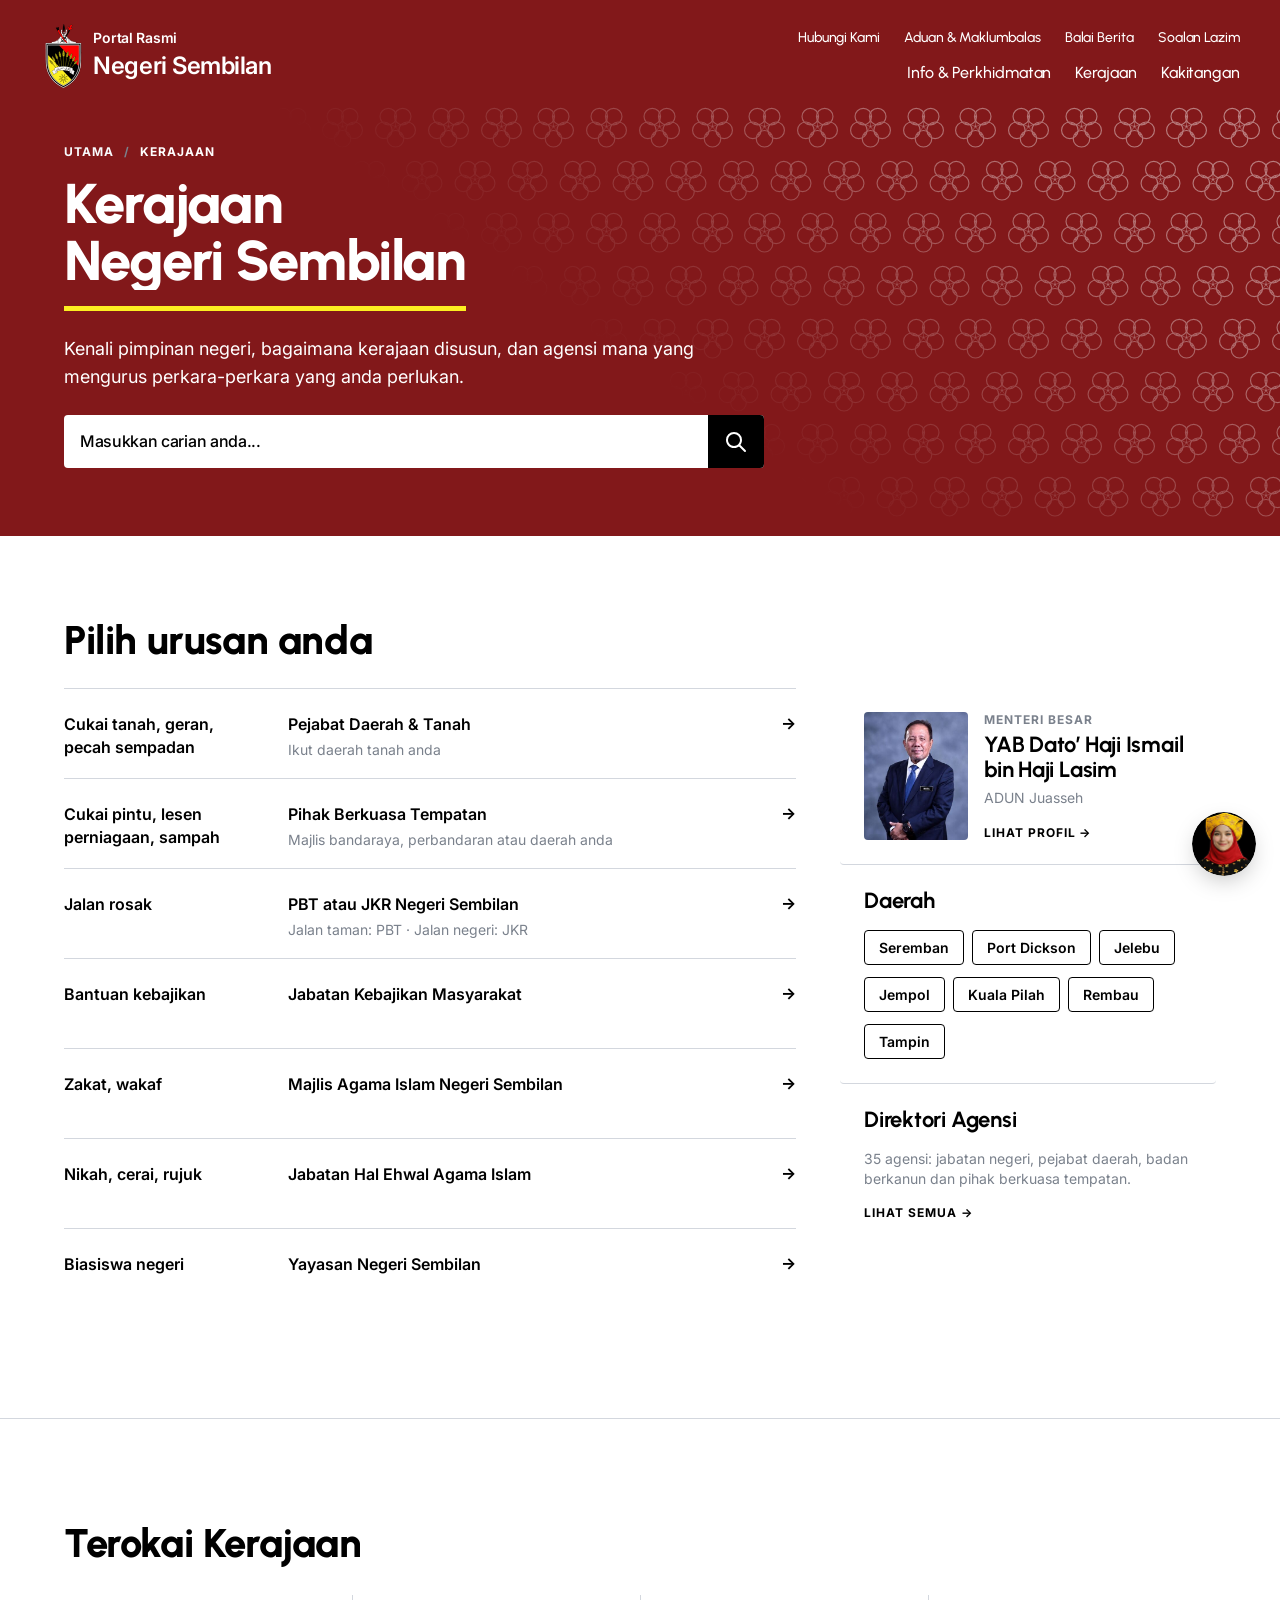
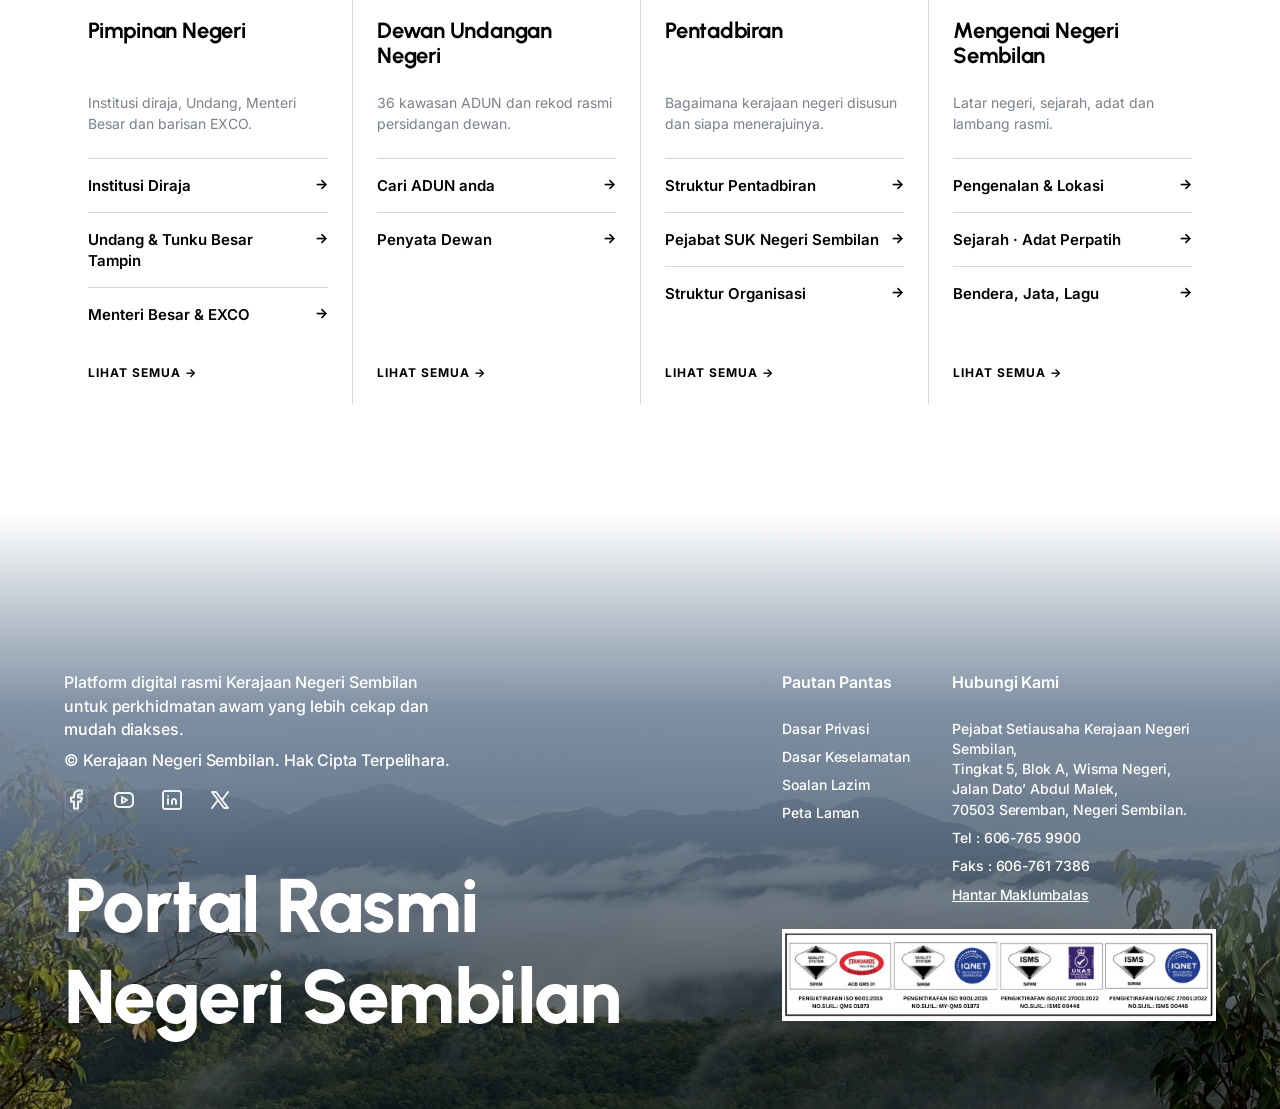
<file: kerajaan.html>
<!DOCTYPE html>
<html lang="ms">
<head>
<meta charset="utf-8">
<meta name="viewport" content="width=device-width, initial-scale=1">
<title>Kerajaan Negeri Sembilan — Portal Rasmi Negeri Sembilan</title>

<link rel="preconnect" href="https://fonts.googleapis.com">
<link rel="preconnect" href="https://fonts.gstatic.com" crossorigin>
<link href="https://fonts.googleapis.com/css2?family=Inter:wght@400;500;600;700&family=Urbanist:wght@500;600;700;800;900&display=swap" rel="stylesheet">

<!-- Set the reveal flag before first paint, so the masthead is never
     painted visible and then yanked back to animate. Mirrors the guard in
     js/reveal.js: no IntersectionObserver or reduced motion => never hide. -->
<script>
(function(){try{if('IntersectionObserver' in window &&
  !window.matchMedia('(prefers-reduced-motion: reduce)').matches){
  var r=document.documentElement;r.classList.add('js-reveal');
  // Watchdog: if reveal.js never runs, drop the hidden state rather than
  // leave the page blank. A reveal system that can hide content for good
  // is a bug, not an effect.
  // Skipped while the tab is in the background: rAF is paused there, so
  // "not started yet" is expected, not a failure. Re-armed on first view.
  var bail=function(){
    if(r.classList.contains('is-loaded')||document.hidden)return;
    r.classList.remove('js-reveal');};
  setTimeout(bail,1800);
  document.addEventListener('visibilitychange',function(){
    if(!document.hidden)setTimeout(bail,1800);});
}}catch(e){}})();
</script>

<!-- ?v= is a cache buster, not a build artefact. Cloudflare caches CSS and
     JS at the edge, so a deploy can leave new HTML paired with an old
     stylesheet until the edge object expires. Changing this token changes
     the URL, which no cache can have seen before. Bump it on any release
     that touches css/ or js/. -->
<link rel="stylesheet" href="css/tokens.css?v=20261116">
<link rel="stylesheet" href="css/base.css?v=20261116">
<link rel="stylesheet" href="css/components.css?v=20261116">
<link rel="stylesheet" href="css/megamenu.css?v=20261116">
<link rel="stylesheet" href="css/kerajaan.css?v=20261116">
<link rel="stylesheet" href="css/motion.css?v=20261116">
</head>
<body>

<div class="masthead-zone">

<!-- ===== Page header ===== -->
<section class="page-hero on-dark">
  <div class="page-hero__wash" aria-hidden="true"></div>

  <header class="masthead">
    <a class="brand" href="index.html" aria-label="Portal Rasmi Negeri Sembilan — ke halaman utama" data-load>
      <span class="brand__crest">
        <img src="assets/img/logo-banner.png" alt="">
      </span>
      <span class="brand__text">
        <span class="brand__kicker">Portal Rasmi</span>
        <span class="brand__name">Negeri Sembilan</span>
      </span>
    </a>
    <div class="masthead__nav">
      <nav class="utility" aria-label="Pautan utiliti">
        <a href="#" data-load>Hubungi Kami</a>
        <a href="#" data-load>Aduan &amp; Maklumbalas</a>
        <a href="#" data-load>Balai Berita</a>
        <a href="#" data-load>Soalan Lazim</a>
      </nav>
      <nav class="primary" aria-label="Navigasi utama">
        <a href="#" data-megamenu="mm-info" data-load>Info &amp; Perkhidmatan</a>
        <a href="#" data-megamenu="mm-kerajaan" data-load>Kerajaan</a>
        <a href="#" data-megamenu="mm-kakitangan" data-load>Kakitangan</a>
      </nav>
    </div>
  </header>

  <div class="page-hero__body">
    <div class="page-hero__title-block">
      <nav class="crumb" aria-label="Lokasi halaman">
        <a href="index.html">Utama</a>
        <span class="crumb__sep" aria-hidden="true">/</span>
        <span class="crumb__here" aria-current="page">Kerajaan</span>
      </nav>

      <div data-reveal="wipe">
        <h1 class="page-hero__title">Kerajaan<br>Negeri Sembilan</h1>
      </div>

      <div class="page-hero__rule" data-reveal="draw"></div>
    </div>

    <p class="page-hero__lead" data-reveal="rise">Kenali pimpinan negeri, bagaimana kerajaan disusun, dan agensi mana yang mengurus perkara-perkara yang anda perlukan.</p>

    <div class="page-hero__search" data-reveal="rise">
      <form class="search search--lg" role="search" onsubmit="return false">
        <label class="visually-hidden" for="q">Cari</label>
        <input class="search__field" id="q" type="search" placeholder="Masukkan carian anda...">
        <button class="search__go" type="submit" aria-label="Cari">
          <img src="assets/icons/search.svg" alt="">
        </button>
      </form>
    </div>
  </div>
</section>

<div class="megamenu" id="mm-info" hidden>
  <div class="megamenu__head">
    <div class="megamenu__head-inner">
      <p class="mm-section-eyebrow">Info &amp; Perkhidmatan</p>
      <a class="mm-section-link" href="#">Ke Halaman Info &amp; Perkhidmatan <span aria-hidden="true">&#8594;</span></a>
    </div>
  </div>
  <div class="megamenu__inner">
    <div class="megamenu__motif" aria-hidden="true"></div>
    <div class="mm-rail">
      <ul class="mm-rail__items" role="tablist" aria-label="Info &amp; Perkhidmatan">
        <li><button class="mm-item" type="button" role="tab" aria-selected="true" aria-controls="p-info-0"><span>Perkhidmatan Atas Talian</span><span class="mm-item__chev" aria-hidden="true">›</span></button></li>
        <li><button class="mm-item" type="button" role="tab" aria-selected="false" aria-controls="p-info-1"><span>Topik</span><span class="mm-item__chev" aria-hidden="true">›</span></button></li>
        <li><button class="mm-item" type="button" role="tab" aria-selected="false" aria-controls="p-info-2"><span>Dasar &amp; Inisiatif</span><span class="mm-item__chev" aria-hidden="true">›</span></button></li>
        <li><a class="mm-item" href="#"><span>Borang Awam</span><span class="mm-item__chev" aria-hidden="true">›</span></a></li>
        <li><button class="mm-item" type="button" role="tab" aria-selected="false" aria-controls="p-info-4"><span>Penerbitan</span><span class="mm-item__chev" aria-hidden="true">›</span></button></li>
        <li><button class="mm-item" type="button" role="tab" aria-selected="false" aria-controls="p-info-5"><span>Tender &amp; Sebut Harga</span><span class="mm-item__chev" aria-hidden="true">›</span></button></li>
      </ul>
      <div class="mm-rail__foot">
        <div class="mm-rule"></div>
        <a class="mm-cta" href="#">Peta Laman Info &amp; Perkhidmatan <span aria-hidden="true">→</span></a>
      </div>
    </div>
    <div class="mm-pane">
      <section class="mm-panel is-current" id="p-info-0" role="tabpanel">
        <div class="mm-panel__head">
          <h2 class="mm-title">Perkhidmatan Atas Talian</h2>
          <p class="mm-deck">9 sistem yang boleh digunakan terus tanpa ke kaunter.</p>
        </div>
        <div class="mm-cols">
          <a class="mm-link" href="#"><span class="mm-link__label">Bayaran Cukai Tanah</span></a>
          <a class="mm-link" href="#"><span class="mm-link__label">Sistem Perkahwinan Islam</span></a>
          <a class="mm-link" href="#"><span class="mm-link__label">Aduan Awam (SPPIM)</span></a>
          <a class="mm-link" href="#"><span class="mm-link__label">N9Pay</span></a>
          <a class="mm-link" href="#"><span class="mm-link__label">Sistem Perumahan NS (ePENS)</span></a>
          <a class="mm-link" href="#"><span class="mm-link__label">N9Digital Bantuan Rakyat</span></a>
          <a class="mm-link" href="#"><span class="mm-link__label">Bantuan Ibu Tunggal (C4UN9)</span></a>
          <a class="mm-link" href="#"><span class="mm-link__label">Lesen Abstraksi Air (SPSA)</span></a>
          <a class="mm-link" href="#"><span class="mm-link__label">Anugerah Siswazah Cemerlang</span></a>
        </div>
      </section>
      <section class="mm-panel" id="p-info-1" role="tabpanel">
        <div class="mm-panel__head">
          <h2 class="mm-title">Topik</h2>
          <p class="mm-deck">11 bidang — setiap satu mengumpul perkhidmatan, borang, dasar dan berita berkaitan.</p>
        </div>
        <div class="mm-cols">
          <a class="mm-link" href="#"><span class="mm-link__label">Perumahan</span></a>
          <a class="mm-link" href="#"><span class="mm-link__label">Pendidikan</span></a>
          <a class="mm-link" href="#"><span class="mm-link__label">Kesihatan</span></a>
          <a class="mm-link" href="#"><span class="mm-link__label">Pertanian</span></a>
          <a class="mm-link" href="#"><span class="mm-link__label">Pelaburan</span></a>
          <a class="mm-link" href="#"><span class="mm-link__label">Pelancongan</span></a>
          <a class="mm-link" href="#"><span class="mm-link__label">Sukan</span></a>
          <a class="mm-link" href="#"><span class="mm-link__label">Tanah (GIS9)</span></a>
          <a class="mm-link" href="#"><span class="mm-link__label">Air</span></a>
          <a class="mm-link" href="#"><span class="mm-link__label">Agama &amp; Syariah</span></a>
          <a class="mm-link" href="#"><span class="mm-link__label">Keselamatan &amp; Anti Dadah</span></a>
        </div>
      </section>
      <section class="mm-panel" id="p-info-2" role="tabpanel">
        <div class="mm-panel__head">
          <h2 class="mm-title">Dasar &amp; Inisiatif</h2>
          <p class="mm-deck">3 dokumen dasar dan pelan pembangunan negeri.</p>
        </div>
        <div class="mm-cols">
          <a class="mm-link" href="#"><span class="mm-link__label">Rancangan Pembangunan</span></a>
          <a class="mm-link" href="#"><span class="mm-link__label">Inisiatif Belanjawan</span></a>
          <a class="mm-link" href="#"><span class="mm-link__label">Pelan Ekonomi Digital</span></a>
        </div>
      </section>
      <section class="mm-panel" id="p-info-4" role="tabpanel">
        <div class="mm-panel__head">
          <h2 class="mm-title">Penerbitan</h2>
          <p class="mm-deck">10 penerbitan rasmi terbitan PSUK Negeri Sembilan.</p>
        </div>
        <div class="mm-cols">
          <a class="mm-link" href="#"><span class="mm-link__label">Pelan Ekonomi Digital Negeri Sembilan 2027</span></a>
          <a class="mm-link" href="#"><span class="mm-link__label">Buletin Edisi Januari–Jun 2024</span></a>
          <a class="mm-link" href="#"><span class="mm-link__label">Polisi Keselamatan Siber Pentadbiran Kerajaan Negeri Sembilan Versi 1.0</span></a>
          <a class="mm-link" href="#"><span class="mm-link__label">Rancangan Pembangunan Negeri Sembilan 2021–2025</span></a>
          <a class="mm-link" href="#"><span class="mm-link__label">Dasar Keselamatan ICT Versi 3.0 Negeri Sembilan Darul Khusus</span></a>
          <a class="mm-link" href="#"><span class="mm-link__label">Pelan Antirasuah Negeri Sembilan 2020–2024</span></a>
          <a class="mm-link" href="#"><span class="mm-link__label">Pelan Antirasuah Nasional 2019–2023</span></a>
          <a class="mm-link" href="#"><span class="mm-link__label">Business Process Re-engineering PSUK Negeri Sembilan 2015/2016</span></a>
          <a class="mm-link" href="#"><span class="mm-link__label">Buku Peraturan-Peraturan Pegawai Awam (Kelakuan dan Tatatertib) (Negeri Sembilan) 2006</span></a>
          <a class="mm-link" href="#"><span class="mm-link__label">Pelan Strategik PSUK Negeri Sembilan 2021–2025</span></a>
        </div>
      </section>
      <section class="mm-panel" id="p-info-5" role="tabpanel">
        <div class="mm-panel__head">
          <h2 class="mm-title">Tender &amp; Sebut Harga</h2>
          <p class="mm-deck">Terokai tender dan sebut harga semasa.</p>
        </div>
        <div class="mm-cols">
          <a class="mm-link" href="#"><span class="mm-link__label">Terkini</span></a>
          <a class="mm-link" href="#"><span class="mm-link__label">Ditutup</span></a>
        </div>
      </section>
    </div>
  </div>
</div>

<div class="megamenu" id="mm-kerajaan" hidden>
  <div class="megamenu__head">
    <div class="megamenu__head-inner">
      <p class="mm-section-eyebrow">Kerajaan</p>
      <a class="mm-section-link" href="kerajaan.html">Ke Halaman Kerajaan <span aria-hidden="true">&#8594;</span></a>
    </div>
  </div>
  <div class="megamenu__inner">
    <div class="megamenu__motif" aria-hidden="true"></div>
    <div class="mm-rail">
      <ul class="mm-rail__items" role="tablist" aria-label="Kerajaan">
        <li><button class="mm-item" type="button" role="tab" aria-selected="true" aria-controls="p-kerajaan-0"><span>Mengenai Negeri Sembilan</span><span class="mm-item__chev" aria-hidden="true">›</span></button></li>
        <li><button class="mm-item" type="button" role="tab" aria-selected="false" aria-controls="p-kerajaan-1"><span>Pimpinan Negeri</span><span class="mm-item__chev" aria-hidden="true">›</span></button></li>
        <li><button class="mm-item" type="button" role="tab" aria-selected="false" aria-controls="p-kerajaan-2"><span>Dewan Undangan Negeri</span><span class="mm-item__chev" aria-hidden="true">›</span></button></li>
        <li><button class="mm-item" type="button" role="tab" aria-selected="false" aria-controls="p-kerajaan-3"><span>Pentadbiran</span><span class="mm-item__chev" aria-hidden="true">›</span></button></li>
        <li><button class="mm-item" type="button" role="tab" aria-selected="false" aria-controls="p-kerajaan-4"><span>Akta / Pekeliling</span><span class="mm-item__chev" aria-hidden="true">›</span></button></li>
        <li><button class="mm-item" type="button" role="tab" aria-selected="false" aria-controls="p-kerajaan-5"><span>Daerah</span><span class="mm-item__chev" aria-hidden="true">›</span></button></li>
        <li><a class="mm-item" href="#"><span>Direktori Agensi</span><span class="mm-item__chev" aria-hidden="true">›</span></a></li>
      </ul>
      <div class="mm-rail__foot">
        <div class="mm-rule"></div>
        <a class="mm-cta" href="#">Peta Laman Kerajaan <span aria-hidden="true">→</span></a>
      </div>
    </div>
    <div class="mm-pane">
      <section class="mm-panel is-current" id="p-kerajaan-0" role="tabpanel">
        <div class="mm-panel__head">
          <h2 class="mm-title">Mengenai Negeri Sembilan</h2>
          <p class="mm-deck">5 halaman latar negeri dan lambang rasmi.</p>
        </div>
        <div class="mm-cols">
          <a class="mm-link" href="#"><span class="mm-link__label">Pengenalan &amp; Lokasi</span></a>
          <a class="mm-link" href="#"><span class="mm-link__label">Sejarah Penubuhan</span></a>
          <a class="mm-link" href="#"><span class="mm-link__label">Adat Perpatih</span></a>
          <a class="mm-link" href="#"><span class="mm-link__label">Bendera &amp; Jata</span></a>
          <a class="mm-link" href="#"><span class="mm-link__label">Lagu Kebesaran</span></a>
        </div>
      </section>
      <section class="mm-panel" id="p-kerajaan-1" role="tabpanel">
        <div class="mm-panel__head">
          <h2 class="mm-title">Pimpinan Negeri</h2>
          <p class="mm-deck">4 peringkat kepimpinan negeri.</p>
        </div>
        <div class="mm-cols">
          <a class="mm-link" href="#"><span class="mm-link__label">Institusi Diraja</span></a>
          <a class="mm-link" href="#"><span class="mm-link__label">Undang &amp; Tunku Besar Tampin</span></a>
          <a class="mm-link" href="#"><span class="mm-link__label">Menteri Besar</span></a>
          <a class="mm-link" href="#"><span class="mm-link__label">EXCO</span></a>
        </div>
      </section>
      <section class="mm-panel" id="p-kerajaan-2" role="tabpanel">
        <div class="mm-panel__head">
          <h2 class="mm-title">Dewan Undangan Negeri</h2>
          <p class="mm-deck">2 halaman — wakil rakyat dan rekod persidangan.</p>
        </div>
        <div class="mm-cols">
          <a class="mm-link" href="#"><span class="mm-link__label">Cari ADUN anda (36 kawasan)</span></a>
          <a class="mm-link" href="#"><span class="mm-link__label">Penyata Dewan → Pusat Dokumen</span></a>
        </div>
      </section>
      <section class="mm-panel" id="p-kerajaan-3" role="tabpanel">
        <div class="mm-panel__head">
          <h2 class="mm-title">Pentadbiran</h2>
          <p class="mm-deck">3 halaman. Kandungan Pejabat SUK NS diserap ke dalam pane ini.</p>
        </div>
        <div class="mm-cols">
          <a class="mm-link" href="#"><span class="mm-link__label">Struktur Pentadbiran Negeri</span></a>
          <a class="mm-link" href="#"><span class="mm-link__label">Struktur Organisasi</span></a>
          <a class="mm-link" href="#"><span class="mm-link__label">Pejabat SUK NS</span></a>
        </div>
      </section>
      <section class="mm-panel" id="p-kerajaan-4" role="tabpanel">
        <div class="mm-panel__head">
          <h2 class="mm-title">Akta / Pekeliling</h2>
          <p class="mm-deck">3 jenis dokumen perundangan dan panduan.</p>
        </div>
        <div class="mm-cols">
          <a class="mm-link" href="#"><span class="mm-link__label">Pekeliling</span></a>
          <a class="mm-link" href="#"><span class="mm-link__label">Garis Panduan</span></a>
          <a class="mm-link" href="#"><span class="mm-link__label">Polisi Agensi</span></a>
        </div>
      </section>
      <section class="mm-panel" id="p-kerajaan-5" role="tabpanel">
        <div class="mm-panel__head">
          <h2 class="mm-title">Daerah</h2>
          <p class="mm-deck">7 daerah Negeri Sembilan.</p>
        </div>
        <div class="mm-cols">
          <a class="mm-link" href="#"><span class="mm-link__label">Jempol</span></a>
          <a class="mm-link" href="#"><span class="mm-link__label">Jelebu</span></a>
          <a class="mm-link" href="#"><span class="mm-link__label">Kuala Pilah</span></a>
          <a class="mm-link" href="#"><span class="mm-link__label">Seremban</span></a>
          <a class="mm-link" href="#"><span class="mm-link__label">Tampin</span></a>
          <a class="mm-link" href="#"><span class="mm-link__label">Port Dickson</span></a>
          <a class="mm-link" href="#"><span class="mm-link__label">Rembau</span></a>
        </div>
      </section>
    </div>
  </div>
</div>

<div class="megamenu" id="mm-kakitangan" hidden>
  <div class="megamenu__head">
    <div class="megamenu__head-inner">
      <p class="mm-section-eyebrow">Kakitangan</p>
      <a class="mm-section-link" href="#">Ke Halaman Kakitangan <span aria-hidden="true">&#8594;</span></a>
    </div>
  </div>
  <div class="megamenu__inner">
    <div class="megamenu__motif" aria-hidden="true"></div>
    <div class="mm-rail">
      <ul class="mm-rail__items" role="tablist" aria-label="Kakitangan">
        <li><a class="mm-item" href="#"><span>Direktori Pegawai</span><span class="mm-item__chev" aria-hidden="true">›</span></a></li>
        <li><button class="mm-item" type="button" role="tab" aria-selected="true" aria-controls="p-kakitangan-1"><span>Majlis Bersama Jabatan (MBJ)</span><span class="mm-item__chev" aria-hidden="true">›</span></button></li>
        <li><button class="mm-item" type="button" role="tab" aria-selected="false" aria-controls="p-kakitangan-2"><span>Borang Penjawat Awam</span><span class="mm-item__chev" aria-hidden="true">›</span></button></li>
        <li><a class="mm-item" href="#"><span>CSIRTNS</span><span class="mm-item__chev" aria-hidden="true">›</span></a></li>
        <li><button class="mm-item" type="button" role="tab" aria-selected="false" aria-controls="p-kakitangan-4"><span>Sistem Luaran</span><span class="mm-item__chev" aria-hidden="true">›</span></button></li>
      </ul>
      <div class="mm-rail__foot">
        <div class="mm-rule"></div>
        <a class="mm-cta" href="#">Peta Laman Kakitangan <span aria-hidden="true">→</span></a>
      </div>
    </div>
    <div class="mm-pane">
      <section class="mm-panel is-current" id="p-kakitangan-1" role="tabpanel">
        <div class="mm-panel__head">
          <h2 class="mm-title">Majlis Bersama Jabatan (MBJ)</h2>
          <p class="mm-deck">2 halaman — latar dan keanggotaan majlis.</p>
        </div>
        <div class="mm-cols">
          <a class="mm-link" href="#"><span class="mm-link__label">Pengenalan</span></a>
          <a class="mm-link" href="#"><span class="mm-link__label">Keanggotaan MBJ</span></a>
        </div>
      </section>
      <section class="mm-panel" id="p-kakitangan-2" role="tabpanel">
        <div class="mm-panel__head">
          <h2 class="mm-title">Borang Penjawat Awam</h2>
          <p class="mm-deck">3 borang untuk kegunaan penjawat awam negeri.</p>
        </div>
        <div class="mm-cols">
          <a class="mm-link" href="#"><span class="mm-link__label">Borang A</span></a>
          <a class="mm-link" href="#"><span class="mm-link__label">Borang B</span></a>
          <a class="mm-link" href="#"><span class="mm-link__label">Borang C</span></a>
        </div>
      </section>
      <section class="mm-panel" id="p-kakitangan-4" role="tabpanel">
        <div class="mm-panel__head">
          <h2 class="mm-title">Sistem Luaran</h2>
          <p class="mm-deck">20 sistem dalaman untuk kegunaan penjawat awam negeri.</p>
        </div>
        <div class="mm-cols">
          <a class="mm-link" href="#"><span class="mm-link__label">MyGovUC 3.0</span></a>
          <a class="mm-link" href="#"><span class="mm-link__label">HRMIS</span></a>
          <a class="mm-link" href="#"><span class="mm-link__label">e-Punch Card</span></a>
          <a class="mm-link" href="#"><span class="mm-link__label">e-Gerak</span></a>
          <a class="mm-link" href="#"><span class="mm-link__label">Portal iSPEKS</span></a>
          <a class="mm-link" href="#"><span class="mm-link__label">eHelpdesk (Pejabat SUK sahaja)</span></a>
          <a class="mm-link" href="#"><span class="mm-link__label">eRating</span></a>
          <a class="mm-link" href="#"><span class="mm-link__label">eKursus</span></a>
          <a class="mm-link" href="#"><span class="mm-link__label">Sistem Tempahan</span></a>
          <a class="mm-link" href="#"><span class="mm-link__label">Sistem Aduan Aplikasi (Faultlog)</span></a>
          <a class="mm-link" href="#"><span class="mm-link__label">Sistem Pengurusan Stor (SPS)</span></a>
          <a class="mm-link" href="#"><span class="mm-link__label">Sistem Pingat</span></a>
          <a class="mm-link" href="#"><span class="mm-link__label">Sistem RatingNS</span></a>
          <a class="mm-link" href="#"><span class="mm-link__label">Sistem Click N Repair</span></a>
          <a class="mm-link" href="#"><span class="mm-link__label">Sistem Tempahan Rumah Peranginan</span></a>
          <a class="mm-link" href="#"><span class="mm-link__label">Sistem Pemantauan Projek ICT (SPPICT)</span></a>
          <a class="mm-link" href="#"><span class="mm-link__label">Sistem Profil ADUN (SPADUN) 2.0</span></a>
          <a class="mm-link" href="#"><span class="mm-link__label">NSPROMISE</span></a>
          <a class="mm-link" href="#"><span class="mm-link__label">Direktori Pegawai &amp; Kakitangan</span></a>
          <a class="mm-link" href="#"><span class="mm-link__label">Sistem Pengurusan Sumber Air (SPSA)</span></a>
        </div>
      </section>
    </div>
  </div>
</div>

</div>
<div class="mm-scrim" hidden></div>

<main>

<!-- ===== Pilih urusan anda ===== -->
<section class="section section--body gov-body">
  <div class="container gov-body__grid">

    <div class="urusan">
      <h2 class="h2" data-reveal="rise">Pilih urusan anda</h2>

      <div class="urusan__rows" data-reveal="stagger">
        <a class="urusan__row" href="#">
          <span class="urusan__need">Cukai tanah, geran, pecah sempadan</span>
          <span class="urusan__agency">
            <span class="urusan__agency-name">Pejabat Daerah &amp; Tanah</span>
            <span class="urusan__agency-note">Ikut daerah tanah anda</span>
          </span>
          <span class="urusan__arrow" aria-hidden="true">&#8594;</span>
        </a>
        <a class="urusan__row" href="#">
          <span class="urusan__need">Cukai pintu, lesen perniagaan, sampah</span>
          <span class="urusan__agency">
            <span class="urusan__agency-name">Pihak Berkuasa Tempatan</span>
            <span class="urusan__agency-note">Majlis bandaraya, perbandaran atau daerah anda</span>
          </span>
          <span class="urusan__arrow" aria-hidden="true">&#8594;</span>
        </a>
        <a class="urusan__row" href="#">
          <span class="urusan__need">Jalan rosak</span>
          <span class="urusan__agency">
            <span class="urusan__agency-name">PBT atau JKR Negeri Sembilan</span>
            <span class="urusan__agency-note">Jalan taman: PBT &#183; Jalan negeri: JKR</span>
          </span>
          <span class="urusan__arrow" aria-hidden="true">&#8594;</span>
        </a>
        <a class="urusan__row" href="#">
          <span class="urusan__need">Bantuan kebajikan</span>
          <span class="urusan__agency">
            <span class="urusan__agency-name">Jabatan Kebajikan Masyarakat</span>
          </span>
          <span class="urusan__arrow" aria-hidden="true">&#8594;</span>
        </a>
        <a class="urusan__row" href="#">
          <span class="urusan__need">Zakat, wakaf</span>
          <span class="urusan__agency">
            <span class="urusan__agency-name">Majlis Agama Islam Negeri Sembilan</span>
          </span>
          <span class="urusan__arrow" aria-hidden="true">&#8594;</span>
        </a>
        <a class="urusan__row" href="#">
          <span class="urusan__need">Nikah, cerai, rujuk</span>
          <span class="urusan__agency">
            <span class="urusan__agency-name">Jabatan Hal Ehwal Agama Islam</span>
          </span>
          <span class="urusan__arrow" aria-hidden="true">&#8594;</span>
        </a>
        <a class="urusan__row" href="#">
          <span class="urusan__need">Biasiswa negeri</span>
          <span class="urusan__agency">
            <span class="urusan__agency-name">Yayasan Negeri Sembilan</span>
          </span>
          <span class="urusan__arrow" aria-hidden="true">&#8594;</span>
        </a>
      </div>
    </div>

    <aside class="gov-rail" data-reveal="stagger" aria-label="Pintasan kerajaan">

      <div class="gov-card gov-card--mb">
        <img class="gov-mb__photo" src="assets/img/menteri-besar.png" alt="YAB Dato&#8217; Haji Ismail bin Haji Lasim">
        <div class="gov-mb__text">
          <div class="gov-mb__detes">
            <p class="label gov-card__eyebrow">Menteri Besar</p>
            <p class="h3 gov-mb__name">YAB Dato&#8217; Haji Ismail bin Haji Lasim</p>
            <p class="gov-mb__seat">ADUN Juasseh</p>
          </div>
          <a class="label gov-card__cta" href="#">Lihat profil <span aria-hidden="true">&#8594;</span></a>
        </div>
      </div>

      <div class="gov-card">
        <h2 class="h3">Daerah</h2>
        <div class="chips">
          <a class="chip" href="#">Seremban</a>
          <a class="chip" href="#">Port Dickson</a>
          <a class="chip" href="#">Jelebu</a>
          <a class="chip" href="#">Jempol</a>
          <a class="chip" href="#">Kuala Pilah</a>
          <a class="chip" href="#">Rembau</a>
          <a class="chip" href="#">Tampin</a>
        </div>
      </div>

      <div class="gov-card gov-card--last">
        <h2 class="h3">Direktori Agensi</h2>
        <p class="gov-card__body">35 agensi: jabatan negeri, pejabat daerah, badan berkanun dan pihak berkuasa tempatan.</p>
        <a class="label gov-card__cta" href="#">Lihat semua <span aria-hidden="true">&#8594;</span></a>
      </div>

    </aside>
  </div>
</section>

<!-- ===== Terokai Kerajaan ===== -->
<section class="section section--ruled gov-explore">
  <div class="container">
    <div class="section__head" data-reveal="rise">
      <h2 class="h2">Terokai Kerajaan</h2>
    </div>

    <div class="explore" data-reveal="stagger">

      <div class="explore__col">
        <div class="explore__content">
          <div class="explore__intro">
            <h3 class="h3 explore__title">Pimpinan Negeri</h3>
            <p class="explore__deck">Institusi diraja, Undang, Menteri Besar dan barisan EXCO.</p>
          </div>
          <div class="explore__links">
            <a class="explore__link" href="#"><span>Institusi Diraja</span><span aria-hidden="true">&#8594;</span></a>
            <a class="explore__link" href="#"><span>Undang &amp; Tunku Besar Tampin</span><span aria-hidden="true">&#8594;</span></a>
            <a class="explore__link" href="#"><span>Menteri Besar &amp; EXCO</span><span aria-hidden="true">&#8594;</span></a>
          </div>
        </div>
        <a class="label explore__cta" href="#">Lihat semua <span aria-hidden="true">&#8594;</span></a>
      </div>

      <div class="explore__col">
        <div class="explore__content">
          <div class="explore__intro">
            <h3 class="h3 explore__title">Dewan Undangan Negeri</h3>
            <p class="explore__deck">36 kawasan ADUN dan rekod rasmi persidangan dewan.</p>
          </div>
          <div class="explore__links">
            <a class="explore__link" href="#"><span>Cari ADUN anda</span><span aria-hidden="true">&#8594;</span></a>
            <a class="explore__link" href="#"><span>Penyata Dewan</span><span aria-hidden="true">&#8594;</span></a>
          </div>
        </div>
        <a class="label explore__cta" href="#">Lihat semua <span aria-hidden="true">&#8594;</span></a>
      </div>

      <div class="explore__col">
        <div class="explore__content">
          <div class="explore__intro">
            <h3 class="h3 explore__title">Pentadbiran</h3>
            <p class="explore__deck">Bagaimana kerajaan negeri disusun dan siapa menerajuinya.</p>
          </div>
          <div class="explore__links">
            <a class="explore__link" href="#"><span>Struktur Pentadbiran</span><span aria-hidden="true">&#8594;</span></a>
            <a class="explore__link" href="#"><span>Pejabat SUK Negeri Sembilan</span><span aria-hidden="true">&#8594;</span></a>
            <a class="explore__link" href="#"><span>Struktur Organisasi</span><span aria-hidden="true">&#8594;</span></a>
          </div>
        </div>
        <a class="label explore__cta" href="#">Lihat semua <span aria-hidden="true">&#8594;</span></a>
      </div>

      <div class="explore__col">
        <div class="explore__content">
          <div class="explore__intro">
            <h3 class="h3 explore__title">Mengenai Negeri Sembilan</h3>
            <p class="explore__deck">Latar negeri, sejarah, adat dan lambang rasmi.</p>
          </div>
          <div class="explore__links">
            <a class="explore__link" href="#"><span>Pengenalan &amp; Lokasi</span><span aria-hidden="true">&#8594;</span></a>
            <a class="explore__link" href="#"><span>Sejarah &#183; Adat Perpatih</span><span aria-hidden="true">&#8594;</span></a>
            <a class="explore__link" href="#"><span>Bendera, Jata, Lagu</span><span aria-hidden="true">&#8594;</span></a>
          </div>
        </div>
        <a class="label explore__cta" href="#">Lihat semua <span aria-hidden="true">&#8594;</span></a>
      </div>

    </div>
  </div>
</section>

</main>
<footer class="footer on-dark">
  <div class="footer__bg" aria-hidden="true">
    <img src="assets/img/footer-bg.jpg" alt="">
  </div>

  <div class="container">
    <div class="footer__top">
      <div class="footer__left">
        <div class="footer__blurb" data-reveal="rise">
          <div class="stack">
            <p>Platform digital rasmi Kerajaan Negeri Sembilan untuk perkhidmatan awam yang lebih cekap dan mudah diakses.</p>
            <p>© Kerajaan Negeri Sembilan. Hak Cipta Terpelihara.</p>
          </div>
          <nav class="socials" aria-label="Media sosial">
            <a href="#" aria-label="Facebook"><img src="assets/icons/facebook.svg" alt=""></a>
            <a href="#" aria-label="YouTube"><img src="assets/icons/youtube.svg" alt=""></a>
            <a href="#" aria-label="LinkedIn"><img src="assets/icons/linkedin.svg" alt=""></a>
            <a href="#" aria-label="X"><img src="assets/icons/x.svg" alt=""></a>
          </nav>
        </div>

        <div data-reveal="wipe">
          <p class="footer__wordmark">Portal Rasmi<br>Negeri Sembilan</p>
        </div>
      </div>

      <div class="footer__right" data-reveal="rise">
        <div class="footer__nav">
          <nav class="footer__col footer__col--links">
            <h2>Pautan Pantas</h2>
            <a href="#">Dasar Privasi</a>
            <a href="#">Dasar Keselamatan</a>
            <a href="#">Soalan Lazim</a>
            <a href="#">Peta Laman</a>
          </nav>
          <div class="footer__col footer__col--contact">
            <h2>Hubungi Kami</h2>
            <p>
              Pejabat Setiausaha Kerajaan Negeri Sembilan,<br>
              Tingkat 5, Blok A, Wisma Negeri,<br>
              Jalan Dato’ Abdul Malek,<br>
              70503 Seremban, Negeri Sembilan.
            </p>
            <p>Tel : 606-765 9900</p>
            <p>Faks : 606-761 7386</p>
            <a class="underline" href="#">Hantar Maklumbalas</a>
          </div>
        </div>

        <div class="footer__certs">
          <img src="assets/img/iso-certs.png" alt="Pensijilan ISO 9001:2015, ISO/IEC 20000-1:2018 dan ISO/IEC 27001:2022">
        </div>
      </div>
    </div>
  </div>
</footer>

<!-- ===== Chatbot launcher · placeholder ===== -->
<button class="chatbot" type="button" aria-label="Buka sembang bantuan">
  <img src="assets/img/chatbot-avatar.png" alt="" width="64" height="64">
</button>

<script src="js/reveal.js?v=20261116"></script>
<script src="js/megamenu.js?v=20261116"></script>
</body>
</html>
</file>
<file: css/tokens.css>
/* ==========================================================================
   tokens.css — one-to-one with the Figma file (node 308:262).
   Values are the literal design values; downstream files never hardcode.
   ========================================================================== */

:root {
  /* ---- N9 Main Colors (Figma paint styles) ---------------------------- */
  --n9-light:      #ffffff;
  --n9-yellow:     #fcee21;
  --n9-black:      #000000;
  --n9-red:        #ff0000;

  /* ---- Surfaces -------------------------------------------------------- */
  --maroon:        #82181a;   /* hero base fill */
  --tourism:       #ffd100;   /* Pelancongan breaker */
  --ink-card:      #1a1a1a;   /* "Lihat Semua" card */
  --persona:       #15181d;   /* persona bar */
  --surface:       #ffffff;

  /* ---- Ink ------------------------------------------------------------- */
  --ink:           #000000;
  --muted:         #7a818c;   /* news dates, card body */
  --slate-500:     #62748e;   /* directory body */
  --gray-600:      #4a5565;   /* directory title */
  --rule:          #d3d7de;   /* section + card hairlines */
  --rule-dark:     #2b2f36;   /* link rules on black */
  --rule-ondark:   rgba(43, 47, 54, 0.2); /* link rules on yellow */

  /* ---- Type families --------------------------------------------------- */
  --font-display: "Urbanist", system-ui, sans-serif;
  --font-text:    "Inter", system-ui, sans-serif;

  /* ---- Type scale (Figma px) ------------------------------------------- */
  --size-wordmark: 84px;   /* breaker headlines, Urbanist Black */
  --size-hero:     76px;   /* hero + footer wordmark */
  --size-h2:       40px;   /* section headings, Urbanist ExtraBold */
  --size-persona:  26px;
  --size-h3:       22px;   /* card titles */
  --size-news:     20px;
  --size-brand:    24px;
  --size-body:     16px;
  --size-meta:     14px;
  --size-label:    12px;

  /* ---- Tracking -------------------------------------------------------- */
  --track-wordmark: -2.52px;
  --track-hero:     -1.52px;
  --track-h2:       -0.4px;
  --track-persona:  -0.26px;
  --track-h3:       -0.22px;
  --track-news:     -0.2px;
  --track-brand:    -0.48px;
  --track-16:       -0.08px;
  --track-14:       -0.07px;
  --track-label:    0.96px;

  /* ---- Leading --------------------------------------------------------- */
  --lh-display: 0.88;
  --lh-h3:      1.12;
  --lh-news:    1.18;
  --lh-dir:     1.14;
  --lh-ui:      1.45;
  --lh-body:    1.5;
  --lh-link:    1.4;

  /* ---- Layout ---------------------------------------------------------- */
  --container:    1280px;  /* inner cap */
  --gutter:       64px;    /* section side padding */
  --gutter-hero:  40px;    /* hero side padding */
  --hairline:     1px;

  /* ---- Motion ---------------------------------------------------------- */
  --dur-fast:   180ms;
  --dur-base:   420ms;
  --dur-slow:   720ms;
  --stagger:     70ms;
  --ease-out:   cubic-bezier(0.22, 0.61, 0.36, 1);
  --ease-wipe:  cubic-bezier(0.16, 1, 0.3, 1);
  --ease-in:    cubic-bezier(0.4, 0, 0.6, 1);  /* edges + underlines sweeping in */
  --dur-sweep:  520ms;

  /* Load sequence — deliberately slower than the scroll reveals. The first
     impression gets room to breathe; everything after it must not. */
  --load-dur:        360ms;
  --load-dur-slow:   620ms;
  --load-stagger:     49ms;
  --marquee:    40s;
}

@media (max-width: 900px) {
  :root {
    --size-wordmark: 52px;
    --size-hero:     46px;
    --size-h2:       30px;
    --gutter:        24px;
    --gutter-hero:   24px;
    --track-wordmark: -1.4px;
    --track-hero:     -0.9px;
  }
}

/* ==========================================================================
   Variant 2 — index-v2.html only.

   Appended, never edited into the block above: both variants render from one
   token layer, so a colour or type change still reaches v1 and v2 together.
   Figma: Hero 654:1953, head 654:1955, new card 656:2589, Breaker 654:2007.
   ========================================================================== */

:root {
  /* ---- Full-height stages (hero + Kenali dan Lawati) -------------------
     svh, not vh: a collapsing mobile URL bar must not resize the stage
     halfway through a scroll. */
  --stage-min:      100svh;

  /* ---- Type added by the variant --------------------------------------
     text-xl/semibold in the frame — the hero lead and the Kenali lead are
     the same style, so they share one token. */
  --size-lead:      20px;
  --lh-lead:        28px;

  /* Masthead, resized per the new nav frame: utility 14 -> 16, primary
     16 -> 18, both Urbanist Bold, each primary link gaining a chevron. */
  --size-nav:       18px;
  --track-nav:      -0.09px;
  --size-nav-icon:  24px;
  --nav-hit:        44px;   /* search button; its glyph is 20px inside it */

  /* Kenali dan Lawati headline — Urbanist Black 48/0.88, sentence case,
     not the uppercase .wordmark treatment v1 uses on its breakers. */
  --size-lawat:     48px;
  --track-lawat:    -1.44px;

  /* ---- Legibility washes ----------------------------------------------
     White Urbanist over arbitrary footage and photography will not hold
     4.5:1 on its own, and the floor is audited. --scrim-lawat is the
     frame's own gradient; --scrim-hero is darker top and bottom so the
     masthead and the title both clear it. */
  /* Four stops, not three, and the shape is measured rather than taste.
     Sampling the real footage behind the title across its 41s, the bright
     frames (surf, white buildings) left the yellow end of the gradient
     title at 2.46:1 under a flat ramp — below the 3:1 floor large text
     has to clear. The band from 50% to 70%, where the title sits, is
     therefore pulled down hard, while 24% stays light so the middle of
     the frame is still footage rather than a grey wash. Measured again
     after: 3.9:1 worst case. */
  --scrim-hero:  linear-gradient(180deg, rgba(0, 0, 0, 0.55) 0%, rgba(0, 0, 0, 0.12) 24%, rgba(0, 0, 0, 0.4) 50%, rgba(0, 0, 0, 0.66) 70%, rgba(0, 0, 0, 0.86) 100%);
  --scrim-lawat: linear-gradient(180deg, rgba(255, 255, 255, 0) 0%, rgba(0, 0, 0, 0.7) 80.134%);
  /* The search dialog reads over the page rather than instead of it, so
     this is a wash and not the blackout it used to be at 0.94.

     0.55 is not a round number because it is a floor, not a taste: it is
     the lightest flat value the dialog can sit on and still clear the
     audited 4.5:1. The panel is set in --n9-light, and white measures
     4.76:1 here, both over the plain white page body and at the worst
     frame of the hero footage, sampled across the clip. 0.40 was tried
     first and came in at 2.85:1 against both — under the 4.5:1 the
     Carian popular list needs and under 3:1 for the heading.

     Blur on the scrim was measured as a way to stay lighter and does not
     rescue it (3.3:1 at blur(16px)): it smooths the detail without
     lowering the peak the white type has to clear. */
  --scrim-modal: rgba(0, 0, 0, 0.55);


  /* ---- Traced flower wash ----------------------------------------------
     "Traced flower fade", the file's other shader fill, and the one the
     persona bar carries now that it stands in the hero. It draws the same
     flower differently — five traced petals round a maroon heart, rather
     than five rings — so it gets its own tile in place of a recolour.
     assets/img/bunga-lada-traced.svg is its lattice; the one number the
     CSS needs on top of it is below. The tile is not here because it is
     not a constant: the shader sizes its cell at a 3.5th of the shorter
     side of the box, so the CSS sizes the two-cell tile off the box too.

     The fade is linear here where the other is radial: clear at the label
     end of the chip, full strength past the arrow, so a name never has to
     be read against the pattern. */
  --traced-bleed: 161px;     /* how far the wash overruns the chip, right */
  --chip-swap:    300ms;     /* one beat of the 600ms rest/hover swap */

  /* ---- Breaker blob ----------------------------------------------------
     Figma draws the shape at 520 x 380 under a layer blur of 700, which it
     writes out as a 350px deviation. Held to those numbers the wash spreads
     1050 either side of the shape: wider than the section itself once the
     window is under about 1200, which is where it stops reading as a glow
     behind the cards and starts reading as a tint over the whole breaker.

     So it is pulled in and pushed back from the frame on purpose. A tighter
     blur alone would only concentrate it — peak strength goes with 1/blur²,
     so 350 to 240 would make it half again as strong — hence the opacity
     with it. Together: about three quarters of the strength over about two
     thirds of the spread. These two are the dial; the shape itself is
     untouched. */
  --blob-blur:    240px;   /* frame: 350 */
  --blob-opacity: 0.6;     /* frame: 1 */

  /* ---- Kenali dan Lawati carousel -------------------------------------- */
  --slide-dur:   640ms;
  --slide-hold:  6400ms;
}

@media (max-width: 900px) {
  :root {
    --size-lawat:  32px;
    --track-lawat: -0.96px;
    --size-nav:    16px;
    --size-lead:   18px;
    --lh-lead:     26px;
  }
}
</file>
<file: css/base.css>
/* ==========================================================================
   base.css — reset, document defaults, layout primitives.
   No component lives here. If it has a name on the page, it goes in
   components.css instead.
   ========================================================================== */

*, *::before, *::after { box-sizing: border-box; }

html {
  -webkit-text-size-adjust: 100%;
  scroll-behavior: smooth;
}

body {
  margin: 0;
  background: var(--surface);
  color: var(--ink);
  font-family: var(--font-text);
  font-size: var(--size-body);
  line-height: var(--lh-body);
  -webkit-font-smoothing: antialiased;
}

img, svg { display: block; max-width: 100%; }

a { color: inherit; text-decoration: none; }

h1, h2, h3, p, ul, figure { margin: 0; }
ul { padding: 0; list-style: none; }

button {
  font: inherit;
  color: inherit;
  border: 0;
  background: none;
  cursor: pointer;
}

/* ---- Focus: visible, square, never removed ----------------------------- */
:focus-visible {
  outline: 3px solid var(--n9-black);
  outline-offset: 2px;
}
.on-dark :focus-visible { outline-color: var(--n9-yellow); }

/* ---- Layout primitives -------------------------------------------------- */

/* A section: full-bleed background, content capped at --container and
   centred, with the Figma gutter either side. */
.section {
  display: flex;
  justify-content: center;
  padding-inline: var(--gutter);
}

.container {
  width: 100%;
  max-width: var(--container);
}

.section--ruled { border-top: var(--hairline) solid var(--rule); }

/* Standard body rhythm: 80px over, 100px under. */
.section--body { padding-block: 80px 100px; }

.section__head {
  display: flex;
  align-items: flex-end;
  justify-content: space-between;
  gap: 24px;
}

/* ---- Type primitives ---------------------------------------------------- */

.wordmark {
  font-family: var(--font-display);
  font-weight: 900;
  font-size: var(--size-wordmark);
  letter-spacing: var(--track-wordmark);
  line-height: var(--lh-display);
  text-transform: uppercase;
}

.h2 {
  font-family: var(--font-display);
  font-weight: 800;
  font-size: var(--size-h2);
  letter-spacing: var(--track-h2);
  line-height: 1.2;
}

.h3 {
  font-family: var(--font-display);
  font-weight: 700;
  font-size: var(--size-h3);
  letter-spacing: var(--track-h3);
  line-height: var(--lh-h3);
}

.label {
  font-family: var(--font-text);
  font-size: var(--size-label);
  font-weight: 700;
  letter-spacing: var(--track-label);
  line-height: normal;
  text-transform: uppercase;
}

.visually-hidden {
  position: absolute;
  width: 1px; height: 1px;
  padding: 0; margin: -1px;
  overflow: hidden;
  clip-path: inset(50%);
  white-space: nowrap;
}
</file>
<file: css/components.css>
/* ==========================================================================
   components.css — every named block on the page, in document order.
   Geometry mirrors Figma node 308:262 at the 1280px frame width.
   ========================================================================== */

/* ===== Hero ============================================================== */

.hero {
  position: relative;
  display: flex;
  flex-direction: column;
  align-items: center;
  gap: 48px;
  overflow: hidden;
  padding: 24px var(--gutter-hero) 48px;
  background: var(--maroon);
  color: var(--n9-light);
}

/* The shader-textured plate, exported from Figma at 2x. 1920px wide,
   centred, 552px tall — the sections below crop whatever overhangs. */
.hero__plate {
  position: absolute;
  top: 0;
  left: 50%;
  width: 1920px;
  height: 552px;
  transform: translateX(-50%);
  border-bottom-left-radius: 16px;
  border-bottom-right-radius: 16px;
  background: url("../assets/img/hero-bg.jpg") center top / 1920px 552px no-repeat;
  pointer-events: none;
}

.hero > *:not(.hero__plate) {
  position: relative;
  width: 100%;
  max-width: var(--container);
}

/* ---- Masthead ---------------------------------------------------------- */

.masthead {
  display: flex;
  align-items: center;
  justify-content: space-between;
  gap: 24px;
}

.brand {
  display: flex;
  flex: 1 0 0;
  min-width: 0;
  align-items: center;
  gap: 8px;
}

/* The crest is cropped out of the full portal banner artwork, exactly as
   the design frames it. */
.brand__crest {
  position: relative;
  flex: none;
  width: 45.449px;
  height: 64px;
  overflow: hidden;
}
.brand__crest img {
  position: absolute;
  top: 0;
  left: -1.628px;
  width: 532.42px;
  max-width: none;
  height: 76.058px;
}

.brand__text {
  display: flex;
  flex-direction: column;
  justify-content: center;
  font-weight: 600;
  line-height: var(--lh-ui);
}
.brand__kicker {
  font-size: var(--size-meta);
  letter-spacing: var(--track-brand);
  letter-spacing: -0.28px;
}
.brand__name {
  font-size: var(--size-brand);
  letter-spacing: var(--track-brand);
}

.masthead__nav {
  display: flex;
  flex-direction: column;
  align-items: flex-end;
  justify-content: center;
  gap: 12px;
  font-family: var(--font-display);
  font-weight: 500;
  white-space: nowrap;
}
.masthead__nav nav {
  display: flex;
  flex-wrap: wrap;
  align-items: center;
  gap: 24px;
  line-height: var(--lh-ui);
}
.masthead__nav .utility { font-size: var(--size-meta); letter-spacing: var(--track-14); }
.masthead__nav .primary { font-size: var(--size-body); letter-spacing: var(--track-16); }

/* ---- Title + search ---------------------------------------------------- */

.hero__body {
  display: flex;
  align-items: flex-start;
  gap: 24px;
}

.hero__title-block {
  display: flex;
  flex: none;
  flex-direction: column;
  gap: 24px;
  width: 744px;
}

.hero__title {
  font-family: var(--font-display);
  font-weight: 900;
  font-size: var(--size-hero);
  letter-spacing: var(--track-hero);
  line-height: var(--lh-display);
  text-transform: uppercase;
}

.hero__lead {
  font-size: var(--size-body);
  line-height: var(--lh-body);
}

.hero__search {
  display: flex;
  flex: 1 0 0;
  min-width: 0;
  flex-direction: column;
  gap: 24px;
}

.search {
  display: flex;
  height: 44px;
  overflow: hidden;
  border-radius: 4px;
  background: var(--n9-light);
}
.search__field {
  flex: 1 0 0;
  min-width: 0;
  padding: 16px;
  border: 0;
  font-family: var(--font-text);
  font-size: var(--size-body);
  font-weight: 500;
  letter-spacing: -0.32px;
  line-height: 1.2;
  color: var(--ink);
  background: none;
}
.search__field::placeholder { color: var(--ink); opacity: 1; }
.search__field:focus { outline: 0; }
.search__go {
  display: flex;
  flex: none;
  align-items: center;
  justify-content: center;
  padding: 16px;
  background: var(--n9-black);
}
.search__go img { width: 24px; height: 24px; }

.popular {
  display: flex;
  flex-direction: column;
  justify-content: center;
  gap: 16px;
}
.popular ul {
  display: flex;
  flex-direction: column;
  justify-content: center;
  gap: 12px;
}
.popular li + li { border-top: var(--hairline) solid rgba(255, 255, 255, 0.35); padding-top: 12px; }
.popular a {
  display: flex;
  align-items: center;
  justify-content: space-between;
  border-radius: 4px;
  font-size: var(--size-meta);
  font-weight: 500;
  line-height: normal;
}
.popular a img { width: 24px; height: 24px; }

/* ===== 02 Info & Perkhidmatan Utama ====================================== */

.services { padding-block: 80px 32px; }
.services .container { display: flex; flex-direction: column; gap: 24px; }

.services__grid {
  display: grid;
  grid-template-columns: repeat(6, 1fr);
  gap: 8px;
}

.card {
  position: relative;
  display: flex;
  flex-direction: column;
  justify-content: flex-end;
  height: 270px;
  padding: 16px;
  overflow: hidden;
  border: var(--hairline) solid var(--rule);
  background: var(--n9-light);
  transition:
    background var(--dur-fast) var(--ease-out),
    border-color var(--dur-fast) var(--ease-out),
    box-shadow var(--dur-fast) var(--ease-out);
}
.card__icon {
  position: absolute;
  top: 16px;
  right: 16px;
  width: 100px;
  height: 100px;
  transition: opacity var(--dur-base) var(--ease-out);
}
.card__icon img { width: 100px; height: 100px; }

.card__body {
  position: relative;
  display: flex;
  flex: 1 0 0;
  min-height: 0;
  flex-direction: column;
  justify-content: flex-end;
  padding-bottom: 0;
  transition: padding-bottom var(--dur-base) var(--ease-out);
}

/* The blurb is absent until hover. The 0fr→1fr grid lets it animate open
   from its own height instead of a guessed max-height. */
.card__desc {
  display: grid;
  grid-template-rows: 0fr;
  opacity: 0;
  transition:
    grid-template-rows var(--dur-base) var(--ease-out),
    opacity var(--dur-fast) var(--ease-out);
}
.card__desc > span {
  display: block;
  overflow: hidden;
  padding-top: 12px;
  max-width: 145px;
  font-size: var(--size-meta);
  font-weight: 400;
  line-height: 1.2;
}

/* The black edge wipes down from the top, matching the ghost cards. */
.card::before {
  content: "";
  position: absolute;
  top: 0;
  bottom: 0;
  left: -1px;
  z-index: 1;
  width: 2px;
  background: var(--n9-black);
  transform: scaleY(0);
  transform-origin: top center;
  transition: transform var(--dur-sweep) var(--ease-in);
}
.card--all::before { content: none; }
.card:hover::before,
.card:focus-visible::before { transform: scaleY(1); }

/* Hover: yellow plate, icon drops back, blurb opens. */
.card:hover,
.card:focus-visible {
  background: var(--n9-yellow);
  border-color: transparent;
}
.card:hover .card__icon,
.card:focus-visible .card__icon { opacity: 0.2; }

.card:hover .card__body,
.card:focus-visible .card__body { padding-bottom: 24px; }

.card:hover .card__desc,
.card:focus-visible .card__desc {
  grid-template-rows: 1fr;
  opacity: 1;
}

.card--all {
  justify-content: space-between;
  background: linear-gradient(to bottom, var(--ink-card) 96.722%, red 197.04%);
  color: var(--n9-light);
}
.card--all .card__icon {
  position: relative;
  top: auto;
  right: auto;
  align-self: flex-end;
}
.card--all .card__icon img { position: absolute; top: 0; left: 0; }
.card--all .card__icon img,
.card--all .card__icon img + img { transition: opacity var(--dur-fast) var(--ease-out); }
.card--all .card__icon img + img { opacity: 0; }

/* Lihat Semua keeps its dark plate and turns its icon and title yellow. */
.card--all:hover,
.card--all:focus-visible {
  background: var(--ink-card);
  border-color: var(--rule);
  box-shadow: none;
  color: var(--n9-yellow);
}
.card--all:hover .card__icon,
.card--all:focus-visible .card__icon { opacity: 1; }
.card--all:hover .card__icon img:first-child,
.card--all:focus-visible .card__icon img:first-child { opacity: 0; }
.card--all:hover .card__icon img + img,
.card--all:focus-visible .card__icon img + img { opacity: 1; }

/* ===== 03 Saya seorang… ================================================== */

.persona-section { padding-block: 32px 100px; }
.persona-section .container { display: flex; flex-direction: column; gap: 24px; }

.persona-section__head { display: flex; flex-direction: column; gap: 8px; }
.persona-section__deck {
  font-size: var(--size-body);
  line-height: var(--lh-link);
  color: #6b737d;
}

.persona {
  display: grid;
  grid-template-columns: repeat(4, 1fr);
  gap: 8px;
}
.persona__chip {
  display: flex;
  align-items: center;
  justify-content: space-between;
  padding: 16px 24px 40px;
  overflow: hidden;
  background: var(--persona);
  color: var(--n9-light);
  transition: background var(--dur-fast) var(--ease-out);
}
.persona__chip span:first-child {
  font-family: var(--font-display);
  font-weight: 700;
  font-size: var(--size-persona);
  letter-spacing: var(--track-persona);
  line-height: normal;
}
.persona__chip span:last-child { font-weight: 700; font-size: var(--size-body); }

/* Plate stays put; the label and arrow go yellow. */
.persona__chip,
.persona__chip span { transition: color var(--dur-fast) var(--ease-out); }
.persona__chip:hover,
.persona__chip:focus-visible { color: var(--n9-yellow); }

/* ===== Breakers ========================================================== */

.breaker { color: var(--n9-black); }

.breaker--tourism {
  display: flex;
  flex-direction: column;
  align-items: center;
  gap: 40px;
  padding-top: 80px;
  background: var(--tourism);
}
.breaker--tourism > .container {
  display: flex;
  align-items: center;
  justify-content: space-between;
  gap: 24px;
  padding-inline: var(--gutter);
}

.breaker--dark {
  padding-block: 100px;
  background: var(--n9-black);
  color: var(--n9-light);
}
.breaker--dark .container {
  display: flex;
  align-items: flex-start;
  justify-content: space-between;
  gap: 24px;
}

.breaker__head { display: flex; flex-direction: column; gap: 24px; }
.breaker__rule {
  height: 4px;
  background: var(--n9-yellow);
  transform: rotate(-0.18deg);
}

/* Link columns under a hairline — shared by every breaker. */
.lk-grid {
  display: grid;
  gap: 28px;
  /* Equal rows, so one four-line title lifts every card with it. */
  grid-auto-rows: 1fr;
}
.lk-grid--row { grid-auto-flow: column; gap: 24px; }
.lk-grid--3 { grid-template-columns: repeat(3, 1fr); width: 506px; }

.lk {
  display: flex;
  flex-direction: column;
  justify-content: space-between;
  width: 150px;
  /* 130 is the floor, not the height. Every card in a grid stretches to
     the tallest in it (grid-auto-rows: 1fr below), so the arrows line up
     on one baseline without a long title — "Tabung Pembangunan Usahawan
     NS (TUNS)" runs to four lines at 20px — shoving its own arrow out
     through the bottom of the box. */
  min-height: 130px;
  padding-top: 12px;
  /* Clip long titles to the fixed height, but let the hover rule paint one
     hairline above the box. overflow:hidden would eat it; browsers without
     overflow:clip keep the hidden fallback and simply show no fill. */
  overflow: hidden;
  overflow: clip;
  overflow-clip-margin: var(--hairline);
  border-top: var(--hairline) solid var(--rule-dark);
  font-size: var(--size-meta);
}
.lk-grid--3 .lk { width: auto; }
/* Kenali dan Lawati sits on yellow, so its hairline is the on-light rule.
   That is the only thing that differs between breakers — the card itself
   is one component everywhere. */
.breaker--tourism .lk { border-top-color: var(--rule-ondark); }
.lk__title { font-size: 20px; font-weight: 600; line-height: var(--lh-link); }
.lk__arrow { font-weight: 700; line-height: normal; }

/* These carry no underline: the rule they already sit under fills instead,
   left to right, sitting exactly on the existing hairline.

   The fill lives on a pseudo-element for a reason. The reveal system sets
   a `transition` shorthand on these cards (they are staggered children of
   the grid), and a shorthand resets every other transition on the element
   — so a hover transition declared on .lk itself is silently dropped and
   the fill snaps. Nothing targets ::before, so its transition survives.

   currentColor, so it reads white on the black breakers and black on the
   yellow one without a second rule. */
.lk { position: relative; }
.lk::before {
  content: "";
  position: absolute;
  top: calc(var(--hairline) * -1);
  left: 0;
  width: 100%;
  height: var(--hairline);
  background: currentColor;
  transform: scaleX(0);
  transform-origin: left center;
  transition: transform var(--dur-sweep) var(--ease-in);
}
.lk:hover::before,
.lk:focus-visible::before { transform: scaleX(1); }

/* ---- Tourism carousel --------------------------------------------------- */

.carousel {
  width: 100%;
  height: 200px;
  overflow: hidden;
}
.carousel__strip {
  display: flex;
  width: max-content;
  animation: marquee var(--marquee) linear infinite;
}
.carousel figure {
  flex: none;
  width: 300px;
  height: 200px;
  overflow: hidden;
  background: var(--n9-light);
}
.carousel img { width: 100%; height: 100%; object-fit: cover; }

@keyframes marquee {
  from { transform: translateX(0); }
  to   { transform: translateX(-1500px); }
}
@media (prefers-reduced-motion: reduce) {
  .carousel__strip { animation: none; }
}

/* ===== 04 Berita & Pengumuman ============================================ */

.news-section .container { display: flex; flex-direction: column; gap: 24px; }

.news__cols {
  display: flex;
  align-items: flex-start;
  gap: 40px;
}

.news__list {
  display: flex;
  flex: 1 0 0;
  min-width: 0;
  flex-direction: column;
  gap: 24px;
}
.news__item {
  display: flex;
  align-items: flex-start;
  gap: 24px;
  padding-bottom: 16px;
  border-bottom: var(--hairline) solid var(--rule);
}
.news__date {
  flex: none;
  width: 110px;
  color: var(--muted);
}
.news__title {
  flex: 1 0 0;
  min-width: 0;
  font-family: var(--font-display);
  font-weight: 700;
  font-size: var(--size-news);
  letter-spacing: var(--track-news);
  line-height: var(--lh-news);
}
.news__arrow { flex: none; font-weight: 700; font-size: var(--size-body); }

.news__figure {
  flex: none;
  align-self: stretch;
  width: 500px;
  min-height: 453px;
  overflow: hidden;
  border: var(--hairline) solid rgba(0, 0, 0, 0.1);
}
.news__figure img { width: 100%; height: 100%; object-fit: cover; }

/* ===== Directory-style rows (Pimpinan + Direktori agensi) ================ */

.dir-section .container { display: flex; flex-direction: column; gap: 24px; }

.dir { display: grid; }
.dir--5 { grid-template-columns: repeat(5, 1fr); }
.dir--4 { grid-template-columns: repeat(4, 1fr); }

/* Row heights are fixed in Figma and the cells clip — a long body line
   runs under the arrow rather than pushing the row taller. */
.dir__cell {
  display: flex;
  flex-direction: column;
  gap: 16px;
  height: 119px;
  padding: 4px 20px 0;
  overflow: hidden;
  border-left: var(--hairline) solid var(--rule);
}
.dir--agency .dir__cell { height: 100px; }
.dir__cell--loose { gap: 40px; }
.dir__cell > span {
  display: flex;
  flex-direction: column;
  gap: 8px;
}
.dir__title { display: block; }
.dir__body {
  display: block;
  font-family: var(--font-text);
  font-weight: 400;
  font-size: var(--size-meta);
  line-height: normal;
  white-space: nowrap;
  color: var(--muted);
}
.dir__cell img { width: 24px; height: 24px; margin-top: auto; }

/* Both directory rows are the same ghost-card: ghosted until hover. */
.dir__title { color: var(--gray-600); }
.dir__body  { color: var(--slate-500); }

/* Hover brings the ghosted cell up to full contrast. The black edge wipes
   down from the top over the existing hairline, so nothing shifts. */
.dir__cell { position: relative; }
.dir__cell::before {
  content: "";
  position: absolute;
  top: 0;
  bottom: 0;
  left: -1px;
  width: 2px;
  background: var(--n9-black);
  transform: scaleY(0);
  transform-origin: top center;
  transition: transform var(--dur-sweep) var(--ease-in);
}
.dir__cell:hover::before,
.dir__cell:focus-visible::before { transform: scaleY(1); }

.dir__title,
.dir__body { transition: color var(--dur-fast) var(--ease-out); }
.dir__cell:hover .dir__title,
.dir__cell:hover .dir__body,
.dir__cell:focus-visible .dir__title,
.dir__cell:focus-visible .dir__body { color: var(--n9-black); }

/* ===== Footer ============================================================ */

.footer {
  position: relative;
  display: flex;
  align-items: center;
  justify-content: center;
  min-height: 605px;
  padding: 150px var(--gutter) 48px;
  overflow: hidden;
  color: var(--n9-light);
}
.footer__bg {
  position: absolute;
  inset: 0;
  overflow: hidden;
  pointer-events: none;
}
.footer__bg img {
  position: absolute;
  top: -40.02%;
  left: -0.03%;
  width: 100%;
  height: 219.18%;
  max-width: none;
  object-fit: cover;
}
.footer__bg::after {
  content: "";
  position: absolute;
  inset: 0;
  background:
    linear-gradient(180deg, #ffffff 1.2602%, #7f90a3 33.941%, rgba(0, 0, 0, 0) 85.257%),
    rgba(0, 0, 0, 0.5);
}

.footer .container { position: relative; }

.footer__top {
  display: flex;
  align-items: flex-start;
  justify-content: space-between;
  gap: 40px;
}

.footer__left {
  display: flex;
  flex-direction: column;
  justify-content: space-between;
  align-self: stretch;
  gap: 48px;
}

.footer__blurb {
  display: flex;
  flex-direction: column;
  gap: 16px;
  width: 400px;
}
.footer__blurb p {
  font-weight: 500;
  letter-spacing: var(--track-16);
  line-height: var(--lh-ui);
}
.footer__blurb .stack { display: flex; flex-direction: column; gap: 8px; }

.socials { display: flex; align-items: center; gap: 24px; }
.socials img { width: 24px; height: 24px; }
.socials a { opacity: 0.9; transition: opacity var(--dur-fast) var(--ease-out); }
.socials a:hover { opacity: 1; }

.footer__wordmark {
  font-family: var(--font-display);
  font-weight: 800;
  font-size: var(--size-hero);
  letter-spacing: var(--track-hero);
  line-height: normal;
}

.footer__right {
  display: flex;
  flex-direction: column;
  align-items: flex-end;
  gap: 24px;
}
.footer__nav { display: flex; align-items: flex-start; gap: 40px; }
.footer__col {
  display: flex;
  flex-direction: column;
  justify-content: center;
  gap: 8px;
}
.footer__col--links   { width: 130px; }
.footer__col--contact { width: 264px; }
.footer__col h2 {
  padding-bottom: 16px;
  font-size: var(--size-body);
  font-weight: 600;
  letter-spacing: var(--track-16);
  line-height: var(--lh-ui);
}
.footer__col a,
.footer__col p {
  font-size: var(--size-meta);
  font-weight: 500;
  letter-spacing: var(--track-14);
  line-height: var(--lh-ui);
}
.footer__col .underline { text-decoration: underline; }

.footer__certs { width: 434px; height: 92px; }
.footer__certs img { width: 100%; height: 100%; object-fit: cover; }

/* ===== Sweeping underlines ===============================================
   Every hover underline on the page wipes in from the left over the same
   duration as the vertical edges, which wipe down from the top. The rule is
   out of flow, so no row changes height when it appears.
   ========================================================================== */

.masthead__nav a,
.popular a span,
.news__title,
.footer__col a:not(.underline),
/* Kerajaan page. Listed here rather than in kerajaan.css so the sweep has
   one definition: the duration and easing cannot drift between pages. */
.crumb a,
.urusan__agency-name,
.gov-card__cta,
.explore__link > span:first-child,
.explore__cta,
/* Variant 2 masthead (index-v2.html). Its primary links wrap their label in
   a span so the rule hugs the text and clears the chevron beside it. */
.v2 .nav-link__text {
  position: relative;
}

.masthead__nav a::after,
.popular a span::after,
.news__title::after,
.footer__col a:not(.underline)::after,
.crumb a::after,
.urusan__agency-name::after,
.gov-card__cta::after,
.explore__link > span:first-child::after,
.explore__cta::after,
.v2 .nav-link__text::after {
  content: "";
  position: absolute;
  left: 0;
  top: 100%;
  width: 100%;
  height: 1px;
  background: currentColor;
  transform: scaleX(0);
  transform-origin: left center;
  transition: transform var(--dur-sweep) var(--ease-in);
}

/* Offsets match what the old text-decoration used. */
.masthead__nav a::after,
.popular a span::after,
.v2 .nav-link__text::after { margin-top: 4px; }
.news__title::after,
.footer__col a:not(.underline)::after,
.crumb a::after,
.urusan__agency-name::after,
.gov-card__cta::after,
.explore__link > span:first-child::after,
.explore__cta::after { margin-top: 3px; }

.masthead__nav a:hover::after,
.masthead__nav a:focus-visible::after,
.popular a:hover span::after,
.popular a:focus-visible span::after,
.news__item:hover .news__title::after,
.news__item:focus-visible .news__title::after,
.footer__col a:not(.underline):hover::after,
.footer__col a:not(.underline):focus-visible::after,
.crumb a:hover::after,
.crumb a:focus-visible::after,
.urusan__row:hover .urusan__agency-name::after,
.urusan__row:focus-visible .urusan__agency-name::after,
.gov-card__cta:hover::after,
.gov-card__cta:focus-visible::after,
.explore__link:hover > span:first-child::after,
.explore__link:focus-visible > span:first-child::after,
.explore__cta:hover::after,
.explore__cta:focus-visible::after,
.v2 .primary__links > a:hover .nav-link__text::after,
.v2 .primary__links > a:focus-visible .nav-link__text::after { transform: scaleX(1); }

/* Footer links hug their text rather than the column they sit in. */
.footer__col a { width: fit-content; }

@media (prefers-reduced-motion: reduce) {
  .masthead__nav a::after,
  .popular a span::after,
  .news__title::after,
  .footer__col a:not(.underline)::after,
  .crumb a::after,
  .urusan__agency-name::after,
  .gov-card__cta::after,
  .explore__link > span:first-child::after,
  .explore__cta::after,
  .v2 .nav-link__text::after,
  .lk::before,
  .chatbot { transition: none; }
}

/* ===== Chatbot launcher ================================================== */

/* Placeholder for the assistant: avatar only, no behaviour behind it yet.

   Fixed rather than sticky — it has to hold its corner through the whole
   scroll, and sticky only pins inside its own scroll container.

   z-index 9 puts it under the megamenu scrim (10) and the masthead zone
   (20), so an open menu dims and covers it instead of leaving a face
   floating over the panel. */
.chatbot {
  position: fixed;
  right: 24px;
  bottom: 24px;
  z-index: 9;
  width: 64px;
  height: 64px;
  padding: 0;
  overflow: hidden;
  border: 0;
  border-radius: 50%;
  background: var(--n9-light);
  box-shadow: 0 8px 24px -6px rgba(0, 0, 0, 0.28);
  cursor: pointer;
  transition: transform var(--dur-fast) var(--ease-out),
              box-shadow var(--dur-fast) var(--ease-out);
}

.chatbot img {
  display: block;
  width: 100%;
  height: 100%;
  border-radius: 50%;
  object-fit: cover;
}

.chatbot:hover,
.chatbot:focus-visible {
  transform: translateY(-2px);
  box-shadow: 0 12px 28px -6px rgba(0, 0, 0, 0.34);
}

/* ===== Responsive ======================================================== */

@media (max-width: 1100px) {
  .services__grid { grid-template-columns: repeat(3, 1fr); }
  .dir--5, .dir--4 { grid-template-columns: repeat(2, 1fr); }
  .dir__cell,
  .dir--agency .dir__cell { height: auto; min-height: 119px; padding-bottom: 24px; }
  .dir__body { white-space: normal; }
  .lk-grid--3 { width: auto; }
  .news__figure { width: 360px; min-height: 0; align-self: auto; height: 320px; }
}

@media (max-width: 900px) {
  .hero__plate { width: 100%; min-width: 1100px; }
  .hero__body { flex-direction: column; }
  .hero__title-block { width: 100%; }
  .hero__search { width: 100%; }
  .masthead { flex-direction: column; align-items: flex-start; }
  .masthead__nav { align-items: flex-start; }

  .breaker--tourism > .container,
  .breaker--dark .container { flex-direction: column; align-items: stretch; }
  .lk-grid--row { grid-auto-flow: row; grid-template-columns: repeat(3, 1fr); }
  .lk { width: auto; }

  .news__cols { flex-direction: column; }
  .news__figure { width: 100%; }

  .footer { padding-top: 100px; }
  .footer__top { flex-direction: column; }
  .footer__left { gap: 48px; }
  .footer__blurb { width: 100%; }
  .footer__right { align-items: flex-start; }
  .footer__certs { width: 100%; max-width: 434px; height: auto; aspect-ratio: 434 / 92; }
}

@media (max-width: 620px) {
  .services__grid { grid-template-columns: repeat(2, 1fr); }
  .persona { grid-template-columns: 1fr; }
  .dir--5, .dir--4 { grid-template-columns: 1fr; }
  .lk-grid--row { grid-template-columns: 1fr; }
  .lk-grid--3 { grid-template-columns: 1fr; }
  .news__item { flex-wrap: wrap; }
  .footer__nav { flex-direction: column; gap: 32px; }
}
</file>
<file: css/megamenu.css>
/* ==========================================================================
   megamenu.css — the full-bleed panel that drops out of the masthead.
   Geometry mirrors Figma "Mega Menu / …" (node 531:33267) and its three
   components: megamenu item, nav-item, link text (node 531:33320).
   ========================================================================== */

/* The hero clips its own shader plate, so the panel lives outside it and
   this wrapper is what both are positioned against. */
.masthead-zone {
  position: relative;
  z-index: 20;
}

.megamenu {
  position: absolute;
  top: 88px;            /* masthead: 24px padding + 64px row */
  left: 0;
  width: 100%;
  overflow: hidden;      /* keeps the full-bleed motif off the page scrollbar */
  background: var(--n9-light);
  box-shadow: 0 12px 28px -6px rgba(0, 0, 0, 0.12);
  color: var(--ink);
}

.megamenu[hidden] { display: none; }

/* Bunga lada lattice. Densest against the right edge and gone by the middle
   of the panel, so the motif never sits behind the rail or the pane copy —
   the same read as the Kerajaan page header.

   It breaks out of the 1280 container to the full viewport width. The fade
   now runs to a screen edge rather than a radial centre, so stopping it at
   the container would leave a column of flowers cut off at full strength on
   anything wider than the frame. .megamenu clips the overflow. */
.megamenu__motif {
  position: absolute;
  top: 0;
  bottom: 0;
  left: 50%;
  width: 100vw;
  transform: translateX(-50%);
  background: url("../assets/img/bunga-lada.svg") repeat;
  background-size: 228px 228px;
  -webkit-mask-image: linear-gradient(to left, rgb(0 0 0) 0%, rgb(0 0 0 / 0.72) 21%, rgb(0 0 0 / 0) 50%);
  mask-image: linear-gradient(to left, rgb(0 0 0) 0%, rgb(0 0 0 / 0.72) 21%, rgb(0 0 0 / 0) 50%);
  pointer-events: none;
}

/* One height for every menu: the tallest panel is Sistem Luaran's 20 links.
   min- rather than a hard height so a longer group can still grow instead of
   being clipped. */
.megamenu__inner {
  position: relative;
  display: flex;
  align-items: stretch;
  width: 100%;
  min-height: 755px;
  max-width: var(--container);
  margin-inline: auto;
}

/* ---- Section head band ---------------------------------------------------
   Figma node 592:52. Every megamenu opens with the section it belongs to
   and a way straight into that section's own page — the annotation on the
   link reads "to parent page". It sits above .megamenu__inner, so the
   bunga lada wash (which starts at the inner) stays clear of it.
   ------------------------------------------------------------------------ */

.megamenu__head {
  position: relative;
  background: var(--n9-light);
  border-bottom: var(--hairline) solid #e5e5e5;
}

.megamenu__head-inner {
  display: flex;
  flex-direction: column;
  align-items: flex-start;
  gap: 3px;
  width: 100%;
  max-width: var(--container);
  margin-inline: auto;
  /* 36px lines the band up with the rail's link text, not the rail box. */
  padding: 16px 36px 14px;
}

.mm-section-eyebrow {
  font-size: var(--size-label);
  font-weight: 600;
  line-height: normal;
  letter-spacing: var(--track-label);
  text-transform: uppercase;
  color: var(--n9-red);
}

/* A red rule flows in from the left and fills to the right end on hover.
   It lives on ::after, which nothing else targets, so no transition
   shorthand elsewhere can wipe it out; inline-block keeps the rule the
   width of the words rather than the band. */
.mm-section-link {
  position: relative;
  display: inline-block;
  font-size: 20px;
  font-weight: 600;
  line-height: normal;
  color: #0a0a0a;
}
/* Hover fills the words themselves with red, left to right. The gradient is
   three link-widths with a wide feather through the middle, so what crosses
   the text is a soft edge rather than a hard boundary — red smoke drifting
   across rather than a progress bar.

   Behind @supports because text painted by background-clip has to be
   transparent, and transparent text with no painted background is an
   invisible link. */
@supports (background-clip: text) or (-webkit-background-clip: text) {
  .mm-section-link {
    background-image: linear-gradient(
      to right,
      var(--n9-red) 0%,
      var(--n9-red) 33.33%,
      #0a0a0a 66.67%,
      #0a0a0a 100%
    );
    background-repeat: no-repeat;
    /* Three element-widths: a red third, a feather exactly one width wide,
       then a dark third. At rest only the dark third is over the text and
       at the end only the red one, so the feather is the whole animation
       and neither end state shows a half-tinted word. */
    background-size: 300% 100%;
    background-position: 100% 0;
    -webkit-background-clip: text;
    background-clip: text;
    color: transparent;
    -webkit-text-fill-color: transparent;
    transition: background-position var(--dur-sweep) var(--ease-in);
  }
  .mm-section-link:hover,
  .mm-section-link:focus-visible { background-position: 0 0; }

  @media (prefers-reduced-motion: reduce) {
    .mm-section-link { transition: none; }
  }
}

/* ---- Rail ---------------------------------------------------------------- */

/* Both columns sit above the motif, so the rail's white stays solid. */
.mm-rail,
.mm-pane { position: relative; }

.mm-rail {
  display: flex;
  flex: none;
  flex-direction: column;
  width: 344px;
  padding: 20px;
  background: var(--n9-light);
  border-right: var(--hairline) solid #e5e5e5;
}

.mm-rail__items {
  display: flex;
  flex-direction: column;
  gap: 2px;
}

.mm-item {
  position: relative;
  display: flex;
  width: 100%;
  align-items: center;
  justify-content: space-between;
  gap: 12px;
  padding: 12px 16px;
  /* Transparent by default so going active never nudges the label. */
  border-left: 2px solid transparent;
  font-family: var(--font-text);
  font-size: var(--size-body);
  font-weight: 500;
  line-height: 22px;
  color: #0a0a0a;
  text-align: left;
  transition:
    background var(--dur-fast) var(--ease-out),
    border-color var(--dur-fast) var(--ease-out);
}
.mm-item__chev {
  flex: none;
  color: #6b6b6b;
}

/* The red edge wipes down from the top rather than snapping on. It sits on
   the transparent border so the label never moves. */
.mm-item::before {
  content: "";
  position: absolute;
  top: 0;
  bottom: 0;
  left: -2px;
  width: 2px;
  background: var(--n9-red);
  transform: scaleY(0);
  transform-origin: top center;
  transition: transform var(--dur-sweep) var(--ease-in);
}
.mm-item:hover::before,
.mm-item:focus-visible::before,
.mm-item[aria-selected="true"]::before { transform: scaleY(1); }

.mm-item:hover,
.mm-item:focus-visible { background: #f1f5f9; }
.mm-item[aria-selected="true"] { background: none; }

.mm-rail__foot { margin-top: auto; }
.mm-rail__foot .mm-rule { margin: 0 4px; }
.mm-rail__foot .mm-cta { margin: 16px 0 0 16px; }

/* ---- Pane ---------------------------------------------------------------- */

.mm-pane {
  display: flex;
  flex-direction: column;
  flex: 1 0 0;
  min-width: 0;
  padding: 40px 40px 48px;
}

.mm-panel { display: none; }
.mm-panel.is-current {
  display: flex;
  flex: 1;
  flex-direction: column;
}

/* With the height fixed, the closing rule and CTA sit on the pane's baseline
   rather than trailing a short list halfway up the panel. */
.mm-panel .mm-rule { margin-top: auto; }

.mm-panel__head {
  display: flex;
  flex-direction: column;
  gap: 10px;
  margin-bottom: 34px;
}
.mm-title {
  font-family: var(--font-display);
  font-weight: 600;
  font-size: 28px;
  line-height: 39px;
  color: var(--ink);
}
.mm-deck {
  font-size: var(--size-meta);
  line-height: 20px;
  color: #6b6b6b;
}

/* Two columns that fill down and then across, the way the design reads. */
.mm-cols {
  width: 676px;          /* 318 + 40 gutter + 318 */
  max-width: 100%;
  column-count: 2;
  column-gap: 40px;
  margin-bottom: 32px;
}

.mm-link {
  display: flex;
  break-inside: avoid;
  margin-bottom: 2px;
  flex-direction: column;
  /* flex-start so the label shrinks to its text rather than filling the
     column — the rule is sized off the label. */
  align-items: flex-start;
  justify-content: center;
  padding: 8px 12px;
  font-size: var(--size-body);
  line-height: 22px;
  color: #0a0a0a;
  transition: color var(--dur-fast) var(--ease-out);
}

/* The 4px below the label is the gap the rule sits in; the rule itself is
   taken out of flow so the row stays 42px tall in both states. */
.mm-link__label {
  position: relative;
  display: block;
  margin-bottom: 4px;
}
.mm-link__label::after {
  content: "";
  position: absolute;
  left: 0;
  top: calc(100% + 2px);
  width: 100%;
  height: 2px;
  background: var(--n9-red);
  transform: scaleX(0);
  transform-origin: left center;
  transition: transform var(--dur-sweep) var(--ease-in);
}
.mm-link:hover .mm-link__label::after,
.mm-link:focus-visible .mm-link__label::after { transform: scaleX(1); }
.mm-link[aria-current="page"] { color: var(--n9-red); }

.mm-rule {
  height: 1px;
  background: #e5e5e5;
}

.mm-cta {
  display: inline-block;
  margin-top: 23px;
  font-size: var(--size-meta);
  font-weight: 600;
  line-height: 20px;
  color: var(--ink);
  transition: color var(--dur-fast) var(--ease-out);
}
.mm-cta:hover,
.mm-cta:focus-visible { color: var(--n9-red); }

/* ---- Trigger + scrim ------------------------------------------------------ */

/* ---- Masthead, while a menu is open --------------------------------------
   The red hero plate reads as a stray band once the white panel is under it,
   so the masthead borrows the panel's surface and flips its text to black. */

/* The band is pinned to the hero, which is already full-bleed, so it needs no
   viewport-width trickery. It sits above the shader plate and below the row.
   Every page that puts the masthead on a dark header needs it, not just the
   home page: without it the open menu leaves a red strip above a white panel
   and the red active item is unreadable against it. */
.hero::after,
.page-hero::after {
  content: "";
  position: absolute;
  top: 0;
  left: 0;
  right: 0;
  z-index: 0;
  height: 88px;            /* 24px hero padding + the 64px row */
  background: var(--n9-light);
  opacity: 0;
  pointer-events: none;
  transition: opacity var(--dur-fast) var(--ease-out);
}
.masthead-zone.is-menu-open .hero::after,
.masthead-zone.is-menu-open .page-hero::after { opacity: 1; }

.masthead {
  z-index: 1;
  transition: color var(--dur-fast) var(--ease-out);
}
.masthead-zone.is-menu-open .masthead { color: var(--ink); }
.masthead-zone.is-menu-open .masthead :focus-visible { outline-color: var(--n9-black); }

.masthead__nav .primary a { position: relative; }
.masthead__nav .primary a[aria-expanded="true"] { color: var(--n9-red); }

.mm-scrim {
  position: fixed;
  inset: 0;
  z-index: 10;
  background: rgba(0, 0, 0, 0.25);
}
.mm-scrim[hidden] { display: none; }

@media (prefers-reduced-motion: reduce) {
  .mm-link__line::before { transition: none; }
}

@media (max-width: 900px) {
  /* Below the breakpoint the masthead stacks, so the panel can't be pinned
     to a fixed offset — it becomes an in-flow block instead. */
  .megamenu {
    position: static;
    box-shadow: none;
    border-top: var(--hairline) solid #e5e5e5;
  }
  .megamenu__inner { flex-direction: column; }
  .mm-rail {
    width: 100%;
    border-right: 0;
    border-bottom: var(--hairline) solid #e5e5e5;
  }
  .mm-pane { padding: 24px; }
  .mm-cols { width: 100%; column-count: 1; }
  .mm-scrim { display: none; }
}
</file>
<file: css/motion.css>
/* ==========================================================================
   motion.css — the whole reveal system. Delete this file and the page
   still works; everything here is the resting (revealed) state by default,
   and only becomes hidden once js/reveal.js marks the document as capable.

   Contract with reveal.js:
     html.js-reveal      set by JS before first paint — only then do things hide
     [data-reveal]       opt in. Value picks the treatment.
     .is-in              added by the observer when the element enters view
     --i                 child index, set by JS, drives the stagger
   ========================================================================== */

/* ---- Treatments: hidden state --------------------------------------------
   Scoped under .js-reveal so a JS failure degrades to a plain visible page. */

.js-reveal [data-reveal] {
  will-change: transform, opacity;
}

/* rise — the quiet default for body sections */
.js-reveal [data-reveal="rise"] {
  opacity: 0;
  transform: translateY(10px);
  transition:
    opacity var(--dur-base) var(--ease-out),
    transform var(--dur-base) var(--ease-out);
}

/* wipe — the one loud moment. Breaker wordmarks climb out of a mask. */
.js-reveal [data-reveal="wipe"] > * {
  display: block;
  transform: translateY(110%);
  transition: transform var(--dur-slow) var(--ease-wipe);
  transition-delay: calc(var(--i, 0) * var(--stagger));
}
.js-reveal [data-reveal="wipe"] {
  overflow: hidden;
  padding-bottom: 0.08em; /* stop descenders being clipped at rest */
}

/* draw — the yellow rule under a wordmark, left to right */
.js-reveal [data-reveal="draw"] {
  transform: scaleX(0);
  transform-origin: left center;
  transition: transform var(--dur-slow) var(--ease-wipe) 220ms;
}

/* stagger — a grid whose children arrive in sequence */
.js-reveal [data-reveal="stagger"] > * {
  opacity: 0;
  transform: translateY(12px);
  transition:
    opacity var(--dur-base) var(--ease-out),
    transform var(--dur-base) var(--ease-out);
  transition-delay: calc(var(--i, 0) * var(--stagger));
}

/* ---- Revealed state ------------------------------------------------------ */

.js-reveal [data-reveal="rise"].is-in {
  opacity: 1;
  transform: none;
}
.js-reveal [data-reveal="wipe"].is-in > *   { transform: none; }
.js-reveal [data-reveal="draw"].is-in       { transform: scaleX(1); }
.js-reveal [data-reveal="stagger"].is-in > * {
  opacity: 1;
  transform: none;
}

/* Once it has arrived, stop holding a compositor layer for it. */
.js-reveal [data-reveal].is-in { will-change: auto; }

/* ---- Reduced motion ------------------------------------------------------
   Not "faster" — off. Everything starts and stays at its resting state. */

@media (prefers-reduced-motion: reduce) {
  html { scroll-behavior: auto; }

  .js-reveal [data-reveal],
  .js-reveal [data-reveal] > * {
    opacity: 1 !important;
    transform: none !important;
    transition: none !important;
  }
}


/* ==========================================================================
   The load sequence — masthead, then hero.

   Separate from the scroll system on purpose. [data-reveal] waits for an
   intersection; [data-load] fires once, on first paint, driven by
   html.is-loaded.

   Same safety contract: nothing hides unless the document has been marked
   .js-reveal, and the watchdog in index.html drops that class if
   reveal.js never runs.
   ========================================================================== */

/* ---- Masthead ------------------------------------------------------------
   Settles down from above while the hero copy climbs up out of its mask —
   two directions meeting, so the fold reads as one arrival rather than
   eight separate fades. */

.js-reveal [data-load] {
  opacity: 0;
  transform: translateY(-10px);
  transition:
    opacity var(--load-dur) var(--ease-out),
    transform var(--load-dur) var(--ease-out);
  transition-delay: calc(var(--i, 0) * var(--load-stagger));
  will-change: transform, opacity;
}

.js-reveal.is-loaded [data-load] {
  opacity: 1;
  transform: none;
  will-change: auto;
}

/* ---- The sequence --------------------------------------------------------
   Everything on the first screenful is in view at load, so without delays
   it all reveals at once. .at-load (set by reveal.js) marks exactly those
   elements, and each gets a place in the queue:

     masthead  →  hero  →  Info & Perkhidmatan Utama

   Scoping to .at-load matters: the same section reached by scrolling has
   no .at-load, so it reveals on arrival instead of sitting through a
   delay that was only ever meant for the opening.

   The two end markers are derived, not typed — change a duration or add a
   nav link and everything downstream re-times itself. */

.js-reveal {
  --masthead-end: calc(var(--load-last, 7) * var(--load-stagger) + var(--load-dur));
  --hero-tail:    166ms;  /* last hero element's offset — shared, so the two cannot drift */
  --hero-end:     calc(var(--masthead-end) + var(--hero-tail) + var(--load-dur));
}

/* During the opening, staggered children cascade at the load tempo too.
   Below the fold they keep the quicker scroll --stagger: an intro pace
   applied to a section you just scrolled to reads as lag. */
.js-reveal .at-load {
  --stagger: var(--load-stagger);
}

/* Hero — answers the masthead. */
.js-reveal .hero__title-block [data-reveal="wipe"] {
  --load-base: var(--masthead-end);
}
.js-reveal .hero__title-block [data-reveal="wipe"] > * {
  transition-duration: var(--load-dur-slow);
}
.js-reveal .hero__title-block [data-reveal="rise"] {
  --load-base: calc(var(--masthead-end) + 132ms);
}
.js-reveal .hero__search[data-reveal="rise"] {
  --load-base: calc(var(--masthead-end) + var(--hero-tail));
}
.js-reveal .hero [data-reveal="rise"] {
  transition-duration: var(--load-dur);
}

/* Info & Perkhidmatan Utama — last, and only when it is on screen at load.
   Heading leads its own grid, so the cards land under a title that is
   already there rather than racing it. */
.js-reveal .services .section__head.at-load {
  --load-base: var(--hero-end);
}
.js-reveal .services__grid.at-load {
  --load-base: calc(var(--hero-end) + 106ms);
}

/* ---- Delay plumbing ------------------------------------------------------
   --load-base shifts a whole treatment; it is 0 everywhere it is not set,
   which is every section below the fold. */

.js-reveal [data-reveal="rise"] {
  transition-delay: var(--load-base, 0ms);
}
.js-reveal [data-reveal="wipe"] > * {
  transition-delay: calc(var(--load-base, 0ms) + var(--i, 0) * var(--stagger));
}
.js-reveal [data-reveal="stagger"] > * {
  transition-delay: calc(var(--load-base, 0ms) + var(--i, 0) * var(--stagger));
}

/* ---- Reduced motion ------------------------------------------------------ */

@media (prefers-reduced-motion: reduce) {
  .js-reveal [data-load] {
    opacity: 1 !important;
    transform: none !important;
    transition: none !important;
  }
}
</file>
<file: css/variant.css>
/* ==========================================================================
   variant.css — everything that makes index-v2.html differ from index.html.
   Loaded last, and only by index-v2.html.

   Every rule is scoped under .v2 (set on <body> in index-v2.html), so this
   file is inert on any page that does not opt in, and nothing in
   components.css, megamenu.css or motion.css had to be rewritten to make
   room for it. v1 and v2 render from the same tokens, base and components.

   Figma: Hero 654:1953 · head 654:1955 · new card 656:2589 ·
          Breaker · Pelancongan 654:2007
   ========================================================================== */

/* Reserved before anything can lock the scroll, not at the moment of
   locking — a gutter that appears with the lock is the shift it was meant
   to prevent. */
html { scrollbar-gutter: stable; }


/* ===== The arrow ==========================================================
   Figma 717:811. One arrow for the whole page — the news rows, the link
   cards in both breakers, the persona chips, the directory cells, the
   carousel's prev/next, the "Semua berita" style links and the mega menu
   CTAs. Before this the page had three of them: a 24px black export, a
   24px white one, and a literal → glyph set in Inter wherever the arrow
   sat inside a line of type.

   It is drawn as a mask over currentColor rather than as an <img>, which
   is the whole point: an <img> fixes its own colour and needs a second
   file to be white, and the page asks for black on the light sections and
   white on the dark ones. currentColor already knows which it is — every
   .on-dark section sets white type — so the arrow follows the words it
   belongs to, and follows them into hover too (the mega menu CTA turns
   --n9-red, and its arrow now goes with it).

   16 is the component's own size, and what 654:2052 places in the link
   cards. --lg is 24, for the slots the page already built at 24: the news
   row (654:2030 puts it in a 24 box), the chips, the directory cells and
   the carousel buttons.
   ========================================================================== */

.v2 .ico-arrow {
  display: inline-block;
  flex: none;
  width: 16px;
  height: 16px;
  background-color: currentColor;
  -webkit-mask: url("../assets/icons/arrow-right-bulk.svg") center / contain no-repeat;
          mask: url("../assets/icons/arrow-right-bulk.svg") center / contain no-repeat;
}

.v2 .ico-arrow--lg { width: 24px; height: 24px; }

/* Sitting in a line of type rather than on a line of its own — the label
   links and the mega menu CTAs. An inline-block sits on the baseline,
   which hangs the arrow above where the glyph it replaced sat. */
.v2 .ico-arrow--inline { vertical-align: -0.2em; }

/* components.css pushes the directory arrow to the floor of its cell with
   margin-top: auto on `.dir__cell img`. It is a span now, so that rule no
   longer finds it and the arrow would ride up under the body text. */
.v2 .dir__cell .dir__arrow { margin-top: auto; }


/* ===== Hero · full-height video ==========================================
   The frame pads 24 top / 48 bottom and stacks head, title, cue at a 48px
   gap — the same box v1 already builds. Only two things change: the box is
   now at least a viewport tall, and the title is pushed to the bottom of
   it rather than sitting under a 569px spacer.
   ========================================================================== */

.v2 .hero--v2 {
  min-height: var(--stage-min);
  background: var(--n9-black);   /* under the footage while it buffers */
}

/* The hero caps its children at --container and makes them relative.
   The footage and its scrim are neither: they bleed the full width and
   sit behind everything. */
.v2 .hero--v2 > .hero__video,
.v2 .hero--v2 > .hero__scrim {
  position: absolute;
  inset: 0;
  width: 100%;
  max-width: none;
  pointer-events: none;
}

.v2 .hero__video {
  display: block;
  height: 100%;
  object-fit: cover;
}

.v2 .hero__scrim { background: var(--scrim-hero); }

/* Everything after the masthead is pushed to the floor of the hero, which
   is what the frame's 569px top spacer expresses at a fixed height. */
.v2 .hero--v2 .hero__body { margin-top: auto; }

/* Red to yellow, clipped to the glyphs, sampled across the whole 744px
   block — which is why the short lines read red and only the long one
   reaches the yellow end. Guarded: without background-clip the title stays
   white rather than vanishing. */
@supports ((-webkit-background-clip: text) or (background-clip: text)) {
  .v2 .hero--v2 .hero__title {
    background-image: linear-gradient(90deg, var(--n9-red) 0%, var(--n9-yellow) 100%);
    -webkit-background-clip: text;
            background-clip: text;
    color: transparent;
  }
}

/* Drop Shadow/300, the effect style 654:1959 carries: two passes of
   0 4 4, black at 5% and again at 10%. Figma's own export drops the
   -1 spread, because text-shadow has no spread to drop it into; what is
   left is a seat under the type rather than a shadow you can name, which
   is the point of it over moving footage. */
.v2 .hero--v2 .hero__title {
  text-shadow:
    0 4px 4px rgb(12 12 13 / 0.05),
    0 4px 4px rgb(12 12 13 / 0.1);
}

.v2 .hero--v2 .hero__lead {
  /* The frame sets the lead narrower than the 744 the title runs to, so
     it breaks under "APA YANG ANDA" rather than under the whole line. */
  max-width: 512px;
  font-size: var(--size-lead);
  font-weight: 600;
  line-height: var(--lh-lead);
}

/* ---- Pause control -------------------------------------------------------
   Not in the frame. A loop that runs past five seconds needs a pause
   mechanism (WCAG 2.2 SC 2.2.2). js/variant.js only unhides it once the
   footage is actually playing, so a missing mp4 leaves no dead button.

   It rides at the right-hand end of the title row rather than in the
   bottom corner it used to hold: the persona bar owns the floor of the
   hero now, and below 900 it runs to two rows, below 620 to four. Sitting
   in the row keeps the control clear of it at every width without anyone
   having to keep a magic offset in step with the bar. */

.v2 .hero__pause {
  flex: none;
  margin-left: auto;
  align-self: flex-end;
  display: flex;
  align-items: center;
  justify-content: center;
  width: 32px;
  height: 32px;
  padding: 0;
  border: var(--hairline) solid rgba(255, 255, 255, 0.55);
  background: rgba(0, 0, 0, 0.35);
  color: var(--n9-light);
  transition: background var(--dur-fast) var(--ease-out);
}
.v2 .hero__pause[hidden] { display: none; }
.v2 .hero__pause:hover { background: rgba(0, 0, 0, 0.6); }

/* Shared by the hero control and the carousel control: two bars while
   something is running, a triangle once it is held. */
.v2 .pause-glyph {
  width: 10px;
  height: 12px;
  border-left: 3px solid currentColor;
  border-right: 3px solid currentColor;
}
.v2 [aria-pressed="true"] > .pause-glyph {
  width: 0;
  height: 0;
  border: 0;
  border-left: 11px solid currentColor;
  border-top: 7px solid transparent;
  border-bottom: 7px solid transparent;
}

@media (prefers-reduced-motion: reduce) {
  /* The chevron still turns — it reports state. It just turns at once. */
  .v2 .nav-link__chev { transition: none; }
}


/* ===== Masthead · resized, chevrons, search ===============================
   Utility 14 -> 16, primary 16 -> 18, both Urbanist Bold, and each primary
   link gains a 24px chevron. The search button closes the row.
   ========================================================================== */

.v2 .hero--v2 .masthead__nav { font-weight: 700; }

.v2 .hero--v2 .masthead__nav .utility {
  font-size: var(--size-body);
  letter-spacing: var(--track-16);
}

/* gap 0 on the row: the frame butts the search button against the last
   link, and the 24px rhythm lives on the link group instead. */
.v2 .hero--v2 .masthead__nav .primary {
  gap: 0;
  font-size: var(--size-nav);
  letter-spacing: var(--track-nav);
}

.v2 .primary__links {
  display: flex;
  flex-wrap: wrap;
  align-items: center;
  gap: 24px;
}

.v2 .primary__links > a { display: flex; align-items: center; }

/* 2px under the text, per the frame's `text` wrapper — it is what keeps the
   label's sweeping underline off the chevron's baseline. */
.v2 .nav-link__text {
  position: relative;
  display: flex;
  align-items: center;
  justify-content: center;
  padding-bottom: 2px;
}

/* Inline SVG rather than an <img>, because the chevron has to take the
   link’s colour: white over the hero, --ink once the panel opens behind
   the masthead, red on the link whose panel is open. As a file it carried
   stroke="white", which left all three invisible against the open panel. */
.v2 .nav-link__chev {
  flex: none;
  width: var(--size-nav-icon);
  height: var(--size-nav-icon);
  transition: transform var(--dur-fast) var(--ease-out);
}

/* Pointing down means "there is more"; pointing up means "this is the one
   that is open, and taking it again puts it away". */
.v2 .primary__links > a[aria-expanded="true"] .nav-link__chev {
  transform: rotate(180deg);
}

/* The sweep belongs to the label, not to label + chevron, so the rule that
   components.css hangs on the anchor is stood down here. The replacement
   is declared there too, with every other sweep on the site — one
   definition, so duration and easing cannot drift. */
.v2 .primary__links > a::after { content: none; }

.v2 .masthead__search {
  display: flex;
  flex: none;
  align-items: center;
  justify-content: center;
  width: var(--nav-hit);
  height: var(--nav-hit);
  transition: background var(--dur-fast) var(--ease-out);
}
.v2 .masthead__search::after { content: none; }   /* an icon, not a label */
.v2 .masthead__search img { width: 20px; height: 20px; }
.v2 .masthead__search:hover,
.v2 .masthead__search[aria-expanded="true"] { background: rgba(255, 255, 255, 0.14); }


/* ===== Search · modal ====================================================
   The field and the Carian popular list are v1's markup unchanged; only
   their container is new.
   ========================================================================== */

.v2 .search-modal {
  position: fixed;
  inset: 0;
  z-index: 30;              /* over the masthead zone (20) and its scrim */
  display: flex;
  align-items: flex-start;
  justify-content: center;
  padding: 120px var(--gutter) 48px;
  overflow-y: auto;
}

.v2 .search-modal[hidden] { display: none; }

/* With JS dead, this is the whole mechanism: the trigger is an anchor and
   the panel is its target. Declared after the [hidden] rule so it wins. */
.v2 .search-modal:target { display: flex; }

.v2 .search-modal__scrim {
  position: fixed;
  inset: 0;
  background: var(--scrim-modal);
}

.v2 .search-modal__panel {
  position: relative;
  display: flex;
  flex-direction: column;
  gap: 24px;
  width: 100%;
  max-width: 720px;
  color: var(--n9-light);
}

.v2 .search-modal__head {
  display: flex;
  align-items: center;
  justify-content: space-between;
  padding-bottom: 4px;
  border-bottom: var(--hairline) solid rgba(255, 255, 255, 0.35);
}

.v2 .search-modal__close {
  display: flex;
  align-items: center;
  justify-content: center;
  width: var(--nav-hit);
  height: var(--nav-hit);
  margin-right: -10px;
  font-family: var(--font-display);
  font-size: 32px;
  font-weight: 500;
  line-height: 1;
}

/* The panel is its own dark surface and sits outside any .on-dark
   ancestor, so it has to ask for the light focus ring itself. */
.v2 .search-modal :focus-visible { outline-color: var(--n9-yellow); }

/* Set by js/variant.js while the dialog owns the screen. */
.is-search-open { overflow: hidden; }


/* ===== Back to top ======================================================
   Shares the chatbot’s corner and sits directly above it, centred on the
   same column: the chatbot is 64px at right 24, so its centre is 56 from
   the edge, and a 48px control centres on that at right 32.

   z-index 9 matches the chatbot for the same reason — an open megamenu
   should dim and cover both, not leave one floating over the panel.

   It is an anchor, so with js/variant.js missing it simply stays on
   screen and still works. With the script there it keeps out of the way
   until there is enough page behind you to be worth going back over.
   ========================================================================== */
.v2 .to-top {
  position: fixed;
  right: 32px;
  bottom: 100px;           /* 24 chatbot inset + 64 chatbot + 12 gap */
  z-index: 9;
  display: flex;
  align-items: center;
  justify-content: center;
  width: 48px;
  height: 48px;
  border-radius: 50%;
  background: var(--n9-black);
  color: var(--n9-light);
  box-shadow: 0 8px 24px -6px rgba(0, 0, 0, 0.28);
  transition: transform var(--dur-fast) var(--ease-out),
              box-shadow var(--dur-fast) var(--ease-out),
              background var(--dur-fast) var(--ease-out),
              color var(--dur-fast) var(--ease-out),
              opacity var(--dur-fast) var(--ease-out),
              visibility 0s linear var(--dur-fast);
}

/* Over a dark section the black disc reads as a hole punched in the page.
   Inverted, it matches the chatbot sitting below it, and the pair reads as
   one column of controls instead of one of them going missing. */
.v2 .to-top.is-over-dark {
  background: var(--n9-light);
  color: var(--n9-black);
  box-shadow: 0 8px 24px -6px rgba(0, 0, 0, 0.45);
}

.v2 .to-top:hover,
.v2 .to-top:focus-visible {
  transform: translateY(-2px);
  box-shadow: 0 12px 28px -6px rgba(0, 0, 0, 0.34);
}

/* Idle rather than hidden: visibility takes it out of the tab order and
   out of hit-testing, which display would do too — but visibility can be
   transitioned, so it fades out instead of vanishing. The delay on the
   visibility leg is what holds it on screen until the fade has finished. */
.v2 .to-top.is-idle {
  opacity: 0;
  visibility: hidden;
  transform: translateY(8px);
}
.v2 .to-top:not(.is-idle) { transition-delay: 0s; }


/* ===== Persona bar · on the hero floor, on the traced-flower wash ========
   The bar used to stand on its own under a "Saya seorang…" heading, below
   Info & Perkhidmatan. The frame moves it onto the floor of the hero,
   where the lead above it — "Pilih peranan anda…" — is the heading, and
   repaints it with the file's other shader, "Traced flower fade".

   assets/img/bunga-lada-traced.svg is that shader's lattice rebuilt as a
   static tile, for the same reason the wash above is one: the WebGPU
   runtime it was authored against wants React and a bundler, which this
   prototype deliberately does not have.

   One layer here, where the other wash needs two. That shader turns the
   lattice; this one leaves the lattice square and turns each flower inside
   its own cell, so the rotation is baked into the tile and the element is
   left free to carry the fade itself. The motif is also two-toned — gold
   petals round a maroon heart — so it is painted rather than masked, which
   is why it has no hover recolour where the card does.
   ========================================================================== */

.v2 .hero__persona .persona__chip {
  position: relative;   /* v1 clips the chip but never positions it */

  /* 87 is a height now, not a coincidence. v1 reaches it by adding up
     16 of top padding, the line box and 40 underneath, which left the
     label riding high in the plate; the frame states the height and
     pads 16 either side, so the name sits in the middle of it. The
     wash is pinned top to bottom and sizes its tile off that height,
     so it follows without being told. */
  height: 87px;
  padding: 16px 24px;
  background: var(--n9-black);
}

/* An absolutely positioned first child paints over static siblings, so the
   label and arrow are lifted back above the wash. Not "span": the arrow is
   an icon now. */
.v2 .persona__chip > :not(.chip-wash) { position: relative; }

/* coolicons arrow-right, the same white 24px file the link cards use. It
   replaces the frame's typed arrow glyph by request. */
.v2 .persona__chip-arrow { flex: none; width: 24px; height: 24px; }

/* The label used to be reachable as span:first-child. The wash holds that
   slot now, so the type is addressed by name instead. */
.v2 .persona__chip-label {
  font-family: var(--font-display);
  font-weight: 700;
  font-size: var(--size-persona);
  letter-spacing: var(--track-persona);
  line-height: normal;
}

.v2 .chip-wash {
  position: absolute;
  top: 0;
  bottom: 0;
  left: 0;
  /* The shader's box overruns the chip to the right and is clipped by it.
     That is what keeps the far, full-strength end of the fade off the chip,
     so the lattice never reads as a solid block of pattern. */
  right: calc(-1 * var(--traced-bleed));
  pointer-events: none;
}

/* Two lattices stacked, rather than one recoloured. Hover swaps the
   shader's two colours — maroon petals round a gold heart instead of the
   other way about — and turns the flower with them, 119deg to -40deg.
   That turn happens inside the cell, which the square lattice must not
   follow, so it cannot be a CSS rotation laid over the top: each state
   needs its own tile, and the two cross-fade. Stacking them also means
   the hover tile arrives with the page rather than at the moment a
   pointer first lands on a chip. */
.v2 .chip-wash::before,
.v2 .chip-wash::after {
  content: "";
  position: absolute;
  inset: 0;
  /* tiles 2.5: the cell is a 2.5th of the box's shorter side — here the
     height — and the tile is two cells, so 2/2.5 of it. auto keeps the
     tile square. */
  background-position: 0 0;
  background-repeat: repeat;
  background-size: auto 80%;
  transition: opacity var(--chip-swap) var(--ease-out);
}

/* The swap is two beats, 600ms end to end: the lattice in place clears
   over the first 300, the other draws in over the second. They do not
   cross-fade. The two tiles sit at different rotations, and laid over one
   another mid-fade they read as interference rather than as one pattern
   turning — the beat of bare plate between them is what makes it a turn.
   Each layer leaves on --ease-in and arrives on --ease-out, so the move
   accelerates away and settles rather than running flat for 600ms.

   The delays below are the resting halves of that: ::before is the one
   that draws back in when the pointer leaves, ::after the one that goes.
   The :hover block trades the roles. */
/* Both states fade on a diagonal now, and not quite the same one: the
   shader runs the rest state from (76.7%, -71.9%) of the box to
   (15.1%, 66.1%), and the hover state from (76%, -71%) to (0%, 50%).
   Either way the lattice is strongest off the top-right and thins away
   towards the bottom-left, clearing the label.

   The angles and stops below are those axes solved for the box the chip
   actually draws at full width — 475 x 87, the 314 of chip plus the 161
   it overruns by. Percentages are read against the box's own dimensions,
   so a narrower column tips the axis by a degree or two; at this size it
   cannot be seen. The five stops are the shader's smoothstep(0, 0.61) at
   quarters, as before. */
.v2 .chip-wash::before {
  background-image: url("../assets/img/bunga-lada-traced.svg");
  transition-delay: var(--chip-swap);
  -webkit-mask-image: linear-gradient(247.7deg,
      rgb(0 0 0) 16.7%, rgb(0 0 0 / 0.844) 26.9%, rgb(0 0 0 / 0.5) 37.1%,
      rgb(0 0 0 / 0.156) 47.3%, rgb(0 0 0 / 0) 57.5%);
          mask-image: linear-gradient(247.7deg,
      rgb(0 0 0) 16.7%, rgb(0 0 0 / 0.844) 26.9%, rgb(0 0 0 / 0.5) 37.1%,
      rgb(0 0 0 / 0.156) 47.3%, rgb(0 0 0 / 0) 57.5%);
}

.v2 .chip-wash::after {
  opacity: 0;
  background-image: url("../assets/img/bunga-lada-traced-hover.svg");
  transition-timing-function: var(--ease-in);
  -webkit-mask-image: linear-gradient(253.7deg,
      rgb(0 0 0) 19.2%, rgb(0 0 0 / 0.844) 31.1%, rgb(0 0 0 / 0.5) 43.1%,
      rgb(0 0 0 / 0.156) 55%, rgb(0 0 0 / 0) 66.9%);
          mask-image: linear-gradient(253.7deg,
      rgb(0 0 0) 19.2%, rgb(0 0 0 / 0.844) 31.1%, rgb(0 0 0 / 0.5) 43.1%,
      rgb(0 0 0 / 0.156) 55%, rgb(0 0 0 / 0) 66.9%);
}

.v2 .persona__chip:hover .chip-wash::before,
.v2 .persona__chip:focus-visible .chip-wash::before {
  opacity: 0;
  transition-delay: 0s;
  transition-timing-function: var(--ease-in);
}
.v2 .persona__chip:hover .chip-wash::after,
.v2 .persona__chip:focus-visible .chip-wash::after {
  opacity: 1;
  transition-delay: var(--chip-swap);
  transition-timing-function: var(--ease-out);
}

/* Off, not slowed. Both lattices are still swapped — they report state —
   they just swap on the spot. This has to sit after the rules above, not
   in the reduced-motion block at the top of the file, or the transition
   shorthand up there would simply win on source order. */
@media (prefers-reduced-motion: reduce) {
  .v2 .chip-wash::before,
  .v2 .chip-wash::after { transition: none; }
}

/* v1 takes the label and arrow yellow on hover. Both frames keep them
   white and say the whole thing with the lattice. Nothing is lost at the
   keyboard: base.css's :focus-visible ring is untouched. */
.v2 .hero__persona .persona__chip:hover,
.v2 .hero__persona .persona__chip:focus-visible { color: var(--n9-light); }

/* ===== Info & Perkhidmatan · the service card, v3 ========================
   Figma card/service v3 698:638. Nothing of v2's card survives but the
   class names: that one was a white 200x250 plate with a chevron, a yellow
   rule under a 36px icon and a 145px blurb. This is a dark 320-tall plate,
   three across, two rows, on a section ground of its own.

   The states are the frame's four. Default is the tile and the title, with
   the lattice gathering at the foot. Hover turns the border --n9-yellow,
   takes the lattice away and opens the description — the plate itself does
   not change colour. Button is Lihat Semua: the same card on black, no
   description, and Button-Hover moves the lattice's fade rather than the
   border, so that card answers the pointer in its own way.

   v1's card is untouched in components.css.
   ========================================================================== */

/* The ground does not change: white, under the same --rule hairline, on
   v1's 80/100 rhythm. Only the cards standing on it went dark. */
.v2 .services--v3 { padding-block: 80px 100px; }

/* 24 between the heading and the grid, as the frame's gap. The heading
   itself is the file's own .h2 — 40 ExtraBold, black — so it is left
   alone. */
.v2 .services--v3 .section__head { margin-bottom: 24px; }

/* Still six across and still one row, as v1. What changed is the gap:
   16 rather than 8, which is what takes each card to 178.67 inside the
   1152 container. */
.v2 .services__grid {
  grid-template-columns: repeat(6, 1fr);
  gap: 16px;
}

.v2 .card {
  height: 320px;
  padding: 24px;
  border-radius: 4px;
  border-color: #1f2a44;
  background: #212023;
}

/* The black edge that wipes down v1's card is not in this frame. */
.v2 .card::before { content: none; }

/* The icon is a tile now: 52 square, 10px corners, #f5b82e, with the 32px
   glyph centred in it. v1 pins a 100px icon in the top-right corner and
   v2 put it in the flow at 36; both are unwound here rather than in
   components.css, which v1 still reads. */
.v2 .card .card__icon {
  position: static;
  align-self: auto;
  display: flex;
  flex: none;
  align-items: center;
  justify-content: center;
  width: 52px;
  height: 52px;
  overflow: hidden;
  border-radius: 10px;
  background: #f5b82e;
}
.v2 .card .card__icon img {
  position: static;
  width: 32px;
  height: 32px;
}

/* v1 drops the icon to 0.2 under the pointer, because there it is a 100px
   watermark the description has to read over. Here it is a 52px tile that
   the frame holds lit in every state. */
.v2 .card:hover .card__icon,
.v2 .card:focus-visible .card__icon { opacity: 1; }

/* The body takes everything under the tile and sits its contents on the
   floor, so the title is on the floor while the description is closed and
   is pushed up by exactly its height when it opens. v1 adds 24 of padding
   here on hover to make that room instead; the frame has the type move,
   not the box. */
.v2 .card .card__body {
  flex: 1 0 0;
  justify-content: flex-end;
  width: 100%;
  padding-bottom: 0;
}
.v2 .card:hover .card__body,
.v2 .card:focus-visible .card__body { padding-bottom: 0; }

.v2 .card .h3 {
  flex: none;
  width: 100%;
  font-size: 24px;
  line-height: 30px;
  letter-spacing: -0.24px;
  color: var(--n9-light);
}

/* 14/1.5 Inter Regular, white, and no 145px measure — the frame runs the
   line to the card's inner width. The 0fr->1fr grid that opens it is
   components.css's, and it is what lets the title lift by the
   description's own height rather than a guessed one. */
.v2 .card .card__desc > span {
  padding-top: 0;
  max-width: none;
  font-family: var(--font-text);
  font-size: var(--size-meta);
  font-weight: 400;
  line-height: 1.5;
  letter-spacing: -0.24px;
  color: var(--n9-light);
}

/* The plate holds its colour. The border goes yellow, the description
   opens, and the lattice climbs — see .card__wash for that last one. */
.v2 .card--svc:hover,
.v2 .card--svc:focus-visible {
  background: #212023;
  border-color: var(--n9-yellow);
  box-shadow: none;
}

/* ---- The lattice -------------------------------------------------------
   "Traced flower fade" again, on this card's own parameters: tiles 4,
   spacing 0.23, the flower turned 92deg, gold over the plate.
   assets/img/bunga-lada-traced-svc.svg is that motif re-cut at the wider
   spacing — the card tile is the same drawing at 0.15.

   The shader lays its cell on the shorter side, and six across that is
   the width: 178.67 / 4 = 44.67 to a cell, so the two-cell tile is half
   the card. Written as 50% rather than 89.33px, so it keeps step if the
   column moves.

   The fade runs down and slightly left, from (59.3%, 70.2%) to (45.4%,
   154.9%) — past the floor of the card — at full softness and reversed,
   so the lattice is nothing across the top two thirds and is still only
   gathering when the card ends. The angle and the stops are that axis
   solved for the frame's 178.67 x 320 column; a column a few pixels wider
   tips it slightly, and at this strength nobody can see it.

   Every state carries the lattice. What the pointer moves is where the
   fade starts: 697:31065 takes it from 70.2% of the height up to 44.5%,
   so the flowers climb to the title. Every card in the row does this,
   Lihat Semua included — 700:31238 gives that one a fade off the right
   edge instead, which never reaches the title, and it was dropped for
   the row's own.

   No browser interpolates one mask into another, so the wash is two
   layers — the resting fade and the hover fade, stacked and cross-faded.
   Where the two masks agree the pair reads as one at every point in the
   cross-fade; where they differ they blend, which is the growth.
   ------------------------------------------------------------------------ */
.v2 .card__wash {
  position: absolute;
  inset: 0;
  pointer-events: none;
}

.v2 .card__wash::before,
.v2 .card__wash::after {
  content: "";
  position: absolute;
  inset: 0;
  background: url("../assets/img/bunga-lada-traced-svc.svg") 0 0 / 50% auto repeat;
  transition: opacity var(--dur-base) var(--ease-out);
}

/* At rest. (59.3%, 70.2%) -> (45.4%, 154.9%), past the floor of the card,
   at full softness and reversed, so the lattice is nothing across the top
   two thirds and is still only gathering when the card ends. */
.v2 .card__wash::before {
  opacity: 1;
  -webkit-mask-image: linear-gradient(185.3deg,
      rgb(0 0 0 / 0) 68.8%, rgb(0 0 0 / 0.156) 89.1%, rgb(0 0 0 / 0.5) 109.4%,
      rgb(0 0 0 / 0.844) 129.7%, rgb(0 0 0) 150%);
          mask-image: linear-gradient(185.3deg,
      rgb(0 0 0 / 0) 68.8%, rgb(0 0 0 / 0.156) 89.1%, rgb(0 0 0 / 0.5) 109.4%,
      rgb(0 0 0 / 0.844) 129.7%, rgb(0 0 0) 150%);
}

/* Under the pointer. 697:31065: (61.5%, 44.5%) -> (45.4%, 154.9%). The
   axis barely turns — 4.7deg off straight down against 5.3 — but it now
   begins above the middle of the card, so the lattice reaches the title
   instead of stopping short of it. */
.v2 .card__wash::after {
  opacity: 0;
  -webkit-mask-image: linear-gradient(184.7deg,
      rgb(0 0 0 / 0) 44.2%, rgb(0 0 0 / 0.156) 70.8%, rgb(0 0 0 / 0.5) 97.4%,
      rgb(0 0 0 / 0.844) 123.9%, rgb(0 0 0) 150.5%);
          mask-image: linear-gradient(184.7deg,
      rgb(0 0 0 / 0) 44.2%, rgb(0 0 0 / 0.156) 70.8%, rgb(0 0 0 / 0.5) 97.4%,
      rgb(0 0 0 / 0.844) 123.9%, rgb(0 0 0) 150.5%);
}

.v2 .card:hover .card__wash::before,
.v2 .card:focus-visible .card__wash::before { opacity: 0; }
.v2 .card:hover .card__wash::after,
.v2 .card:focus-visible .card__wash::after { opacity: 1; }

/* ---- Lihat Semua · the same card, State=Button -------------------------
   Figma 700:31228 and 700:31238. Black rather than #212023, and no
   description — this card is a door, not a service. The border stays
   #1f2a44 under the pointer: what answers instead is the lattice, climbing
   as it does on every other card in the row.

   It takes 600ms to do it, not the 420 of --dur-base. Asked for: this
   card has nothing else to say under the pointer — no yellow border, no
   description opening — so the lattice is the whole answer, and at the
   service cards' speed it reads as a flicker rather than as growth. Not a
   token, because nothing else in the file moves at this speed.
   ------------------------------------------------------------------------ */

.v2 .card--all {
  background: var(--n9-black);
  color: var(--n9-light);
}

/* v1 pins this one icon bottom-right, stacks a second copy behind it and
   cross-fades the two under the pointer so the glyph turns yellow. The
   frame has one icon, in the tile, and it does not move or change. Both
   halves of that are unwound here rather than in components.css, which v1
   still reads — without the second rule the lone copy is the one v1 fades
   out, and the icon vanishes on hover. */
.v2 .card--all .card__icon { align-self: auto; }
.v2 .card--all:hover .card__icon img,
.v2 .card--all:focus-visible .card__icon img { opacity: 1; }

/* v1 also turns the title yellow here. The frame holds it white. */
.v2 .card--all:hover,
.v2 .card--all:focus-visible {
  background: var(--n9-black);
  border-color: #1f2a44;
  box-shadow: none;
  color: var(--n9-light);
}

/* It takes the service card's hover fade — the one that starts at 44.5%
   of the height — rather than 700:31238's own, which starts at the right
   edge and climbs the floor without ever reaching the title. Asked for:
   six cards in a row should answer the pointer the same way, and this is
   the card that most needs the flowers to get far enough up to be seen.
   So .card__wash::after is left exactly as it stands, and only the speed
   changes here. */
.v2 .card--all .card__wash::before,
.v2 .card--all .card__wash::after {
  transition-duration: 600ms;
}

/* components.css narrows this grid for v1 at the same widths; it is
   restated here because the rule above outranks it. */
@media (max-width: 1100px) {
  .v2 .services__grid { grid-template-columns: repeat(3, 1fr); }
}

@media (max-width: 680px) {
  .v2 .services__grid { grid-template-columns: repeat(2, 1fr); }
}

@media (prefers-reduced-motion: reduce) {
  .v2 .card__wash::before,
  .v2 .card__wash::after { transition: none; }
}

/* ===== Breakers · the blob behind =======================================
   Figma 654:2052 (Inisiatif dan Kempen) and 654:2088 (Belia dan Sukan)
   both gain the same thing: one soft maroon shape off the right edge of
   the section, blurred until it is a wash rather than a shape.

   assets/img/breaker-blob.svg is the shape alone. Figma carries the blur
   as a layer effect and bakes it into its export as a 350px Gaussian — a
   2680 x 1959 filter region around a 520 x 380 path — so the file would
   be a 2MB-ish raster job for the browser on every resize. The shape is
   kept and the blur handed to CSS, where it composites. The frame's own
   figure is not a guess — Figma writes layer blur 700 out as stdDeviation
   350, and CSS blur() takes the deviation — but the blur and the opacity
   are both pulled back from it, in tokens.css, and the note there says
   why. The shape itself is the frame’s, untouched.

   Placed by the frame's own numbers — the path sits at x 760 of 1280 and
   y -35, and the link cards end 64 short of that, so the blob lands
   squarely behind them and overhangs by a gutter. Identical in both
   sections, even though one is 524 tall and the other 373: it is the top
   of the section it hangs from, not the middle. The section clips it,
   which is what the frame does.

   It is measured off the content, not the window. The frame is 1280 wide
   and so is --container, so there the two are the same edge; past 1408
   the gutters open up and a blob pinned to the window would walk off the
   cards it belongs to. The max() keeps it at the window edge until there
   is slack to give back.

   Figma also puts a 4px background blur on the path. Over a flat black
   plate there is nothing behind it to blur, so it is not carried over.
   ========================================================================== */

.v2 .breaker--dark {
  position: relative;
  overflow: hidden;
}

.v2 .breaker--dark::before {
  content: "";
  position: absolute;
  top: -35px;
  right: max(0px, calc(50% - var(--container) / 2 - var(--gutter)));
  width: 520px;
  height: 380px;
  background: url("../assets/img/breaker-blob.svg") 0 0 / 100% 100% no-repeat;
  opacity: var(--blob-opacity);
  filter: blur(var(--blob-blur));
  pointer-events: none;
  /* The rest position above is the frame's. This only ever offsets from
     it, and only once js/variant.js has something to say: with the file
     dead, or the pointer coarse, or motion off, both fall back to 0 and
     the blob sits exactly where the frame puts it. */
  transform: translate3d(var(--blob-dx, 0px), var(--blob-dy, 0px), 0);
}

/* js/variant.js adds this only when it is actually tracking. A 240px blur
   is expensive to rasterise and cheap to translate, but only if the
   element is on its own layer — which is the whole reason this moves by
   transform and not by top/right. Promoting it unconditionally would hold
   a layer for every breaker on pages that never move one. */
.v2 .breaker--dark.is-blob-live::before { will-change: transform; }

/* An absolutely positioned first child paints over static siblings. */
.v2 .breaker--dark .container { position: relative; }

/* Medium, not the 600 components.css gives every .lk. Asked for, and only
   on these two: the cards sit on black under a wordmark set in Urbanist
   Black, and at semibold the 20px titles were reading as a second heading
   rather than as the list of links they are. Scoped to .v2 so v1's
   breakers and the tourism one keep the shared weight. */
.v2 .breaker--dark .lk__title { font-weight: 500; }


/* ===== Kenali dan Lawati · full-height photo stage ========================
   Replaces v1's yellow band and its marquee strip. Those stay in
   components.css, untouched, for index.html.
   ========================================================================== */

.v2 .lawat {
  position: relative;
  display: flex;
  flex-direction: column;
  align-items: center;
  justify-content: flex-end;   /* the frame anchors its copy to the floor */
  min-height: var(--stage-min);
  padding-block: 80px;
  overflow: hidden;
  background: var(--n9-black);
  color: var(--n9-light);
}

.v2 .lawat__stage { position: absolute; inset: 0; }

.v2 .lawat__slide {
  position: absolute;
  inset: 0;
  opacity: 0;
  transition: opacity var(--slide-dur) var(--ease-out);
}
.v2 .lawat__slide.is-current { opacity: 1; }

/* Each photograph drifts while it is up, so the breaker reads as footage
   rather than four stills on a timer. The move is deliberately small: at a
   glance you should not catch it moving, only notice afterwards that the
   frame is not where it started.

   The resting transform IS the animation’s end state, which is what keeps
   the hand-off clean — when is-current drops and the animation goes with
   it, the image stays exactly where the last frame left it instead of
   snapping back mid-fade. For the same reason the drift runs for exactly
   one hold: it lands as the slide changes, never halfway through. */
.v2 .lawat__slide img {
  --kb-from: scale(1) translate(0, 0);
  --kb-to:   scale(1.08) translate(-1.4%, -1%);
  width: 100%;
  height: 100%;
  object-fit: cover;
  transform: var(--kb-from);
}

/* Live from the moment the section is first seen, and never switched back.

   The resting frame moves to the END of the drift here, in the same frame
   as the animation is first applied — and the animation’s own first frame
   is the START, which is what was on screen a moment ago. Nothing jumps
   either way: before live the image waits at the start of its move, after
   live every image that has finished waits at the end of its own. */
.v2 .lawat.is-live .lawat__slide img { transform: var(--kb-to); }

/* Alternating sense and direction. Four slides panning the same way is a
   tic; this way no two neighbours move alike. The ones that end at scale 1
   end at translate 0 with them — at rest there is no overhang to pan into,
   and any drift would show the edge. */
.v2 .lawat__slide:nth-of-type(2) img {
  --kb-from: scale(1.08) translate(1.4%, 1%);
  --kb-to:   scale(1) translate(0, 0);
}
.v2 .lawat__slide:nth-of-type(3) img {
  --kb-from: scale(1) translate(0, 0);
  --kb-to:   scale(1.07) translate(1.4%, -0.8%);
}
.v2 .lawat__slide:nth-of-type(4) img {
  --kb-from: scale(1.07) translate(-1.2%, 1%);
  --kb-to:   scale(1) translate(0, 0);
}

.v2 .lawat.is-live .lawat__slide.is-current img {
  will-change: transform;
  animation: ken-burns var(--slide-hold) linear both;
}

/* Held: the photograph stops with the bar, since they are the same clock. */
.v2 .lawat.is-paused .lawat__slide.is-current img { animation-play-state: paused; }

@keyframes ken-burns {
  from { transform: var(--kb-from); }
  to   { transform: var(--kb-to); }
}

.v2 .lawat__scrim {
  position: absolute;
  inset: 0;
  background: var(--scrim-lawat);
  pointer-events: none;
}

.v2 .lawat__body {
  position: relative;
  display: flex;
  justify-content: center;
  width: 100%;
  padding-inline: var(--gutter);
}

.v2 .lawat__container {
  display: flex;
  align-items: flex-end;
  justify-content: center;
  gap: 16px;
}

/* All four panels share one grid cell, so the stage is as tall as the
   wordiest slide and nothing lifts or drops as they cross-fade.
   visibility, not display, so the fade has something to animate; its
   delay is what keeps an outgoing panel focusable until it has gone. */
.v2 .lawat__text {
  display: grid;
  flex: 1 0 0;
  min-width: 0;
}

.v2 .lawat__panel {
  grid-area: 1 / 1;
  display: flex;
  flex-direction: column;
  gap: 16px;
  max-width: 700px;
  opacity: 0;
  visibility: hidden;
  transition:
    opacity var(--slide-dur) var(--ease-out),
    visibility 0s linear var(--slide-dur);
}
.v2 .lawat__panel.is-current {
  opacity: 1;
  visibility: visible;
  transition-delay: 0s;
}

/* Sentence case, not the uppercase .wordmark v1 gives its breakers. */
.v2 .lawat__title {
  font-family: var(--font-display);
  font-weight: 900;
  font-size: var(--size-lawat);
  letter-spacing: var(--track-lawat);
  line-height: var(--lh-display);
}

.v2 .lawat__lead {
  font-size: var(--size-lead);
  font-weight: 500;
  line-height: var(--lh-lead);
}

.v2 .lawat__controls {
  display: flex;
  flex: none;
  flex-direction: column;
  align-items: flex-end;
  justify-content: flex-end;
  gap: 16px;
}

.v2 .lawat__buttons { display: flex; align-items: center; gap: 16px; }

.v2 .lawat__nav {
  display: flex;
  align-items: center;
  padding: 10px;
  border: 2px solid var(--n9-light);
  border-radius: 4px;   /* the frame's own radius, as on v1's search field */
  background: rgba(255, 255, 255, 0.1);
  transition: background var(--dur-fast) var(--ease-out);
}
.v2 .lawat__nav:hover { background: rgba(255, 255, 255, 0.24); }

/* One arrow asset, mirrored — the frame builds its back button the same
   way, by flipping the forward one. The button sets its own colour, so
   the mask takes white here without being told. */
.v2 .lawat__nav--prev .ico-arrow { transform: scaleX(-1); }

.v2 .lawat__loader { display: flex; align-items: center; gap: 6px; }

/* The strip is a clock, not just a position marker. While rotation runs,
   the current bar fills across the hold, so the next move is announced
   rather than sprung — the standard read for an auto-advancing carousel.

   An animation rather than a transition because animation-play-state can
   freeze it mid-fill and resume from exactly there, which is what the
   pointer, a focused control and the hold button all need. */
.v2 .lawat__bar {
  position: relative;
  width: 80px;
  height: 8px;
  padding: 0;
  overflow: hidden;
  background: rgba(255, 255, 255, 0.5);
}

.v2 .lawat__bar::after {
  content: "";
  position: absolute;
  inset: 0;
  background: var(--n9-light);
  transform: scaleX(0);
  transform-origin: left center;
}

.v2 .lawat.is-rotating .lawat__bar.is-current::after {
  animation: bar-fill var(--slide-hold) linear forwards;
}
.v2 .lawat.is-paused .lawat__bar.is-current::after { animation-play-state: paused; }

/* A slide already shown this round keeps its bar full. The strip then reads
   as progress through the four, and the fill only drops back to empty on the
   wrap round to slide one. */
.v2 .lawat__bar.is-done::after { transform: scaleX(1); }

/* Rotation never started: the current bar is simply the lit one. */
.v2 .lawat:not(.is-rotating) .lawat__bar.is-current::after { transform: scaleX(1); }

@keyframes bar-fill {
  from { transform: scaleX(0); }
  to   { transform: scaleX(1); }
}

@media (prefers-reduced-motion: reduce) {
  .v2 .lawat__slide,
  .v2 .lawat__panel { transition: none; }
  .v2 .lawat__slide img { animation: none; transform: none; }
  /* No clock to run, so the current bar is lit rather than filling. */
  .v2 .lawat__bar::after { animation: none; }
  .v2 .lawat__bar.is-current::after { transform: scaleX(1); }
}


/* ===== Load sequence · retimed ===========================================
   motion.css derives the opening cascade from the last element in the hero
   and starts Info & Perkhidmatan Utama after it. In v1 that element is the
   search block, at +166ms. v2 has no search block; its last arrival is the
   persona bar — its first chip at +200ms, its fourth three stagger steps
   behind that.

   Only the one input changes. --hero-end has to be restated with it because
   motion.css computes it on <html>, above the .v2 flag on <body>, so it
   would otherwise still be carrying v1's figure.
   ========================================================================== */

.js-reveal .v2 {
  --hero-tail: calc(200ms + 3 * var(--load-stagger));
  --hero-end: calc(var(--masthead-end) + 200ms + 3 * var(--load-stagger)
                   + var(--load-dur));
}

.js-reveal .v2 .hero__persona[data-reveal="stagger"] {
  --load-base: calc(var(--masthead-end) + 200ms);
}


/* ===== Responsive ======================================================== */

@media (max-width: 1100px) {
  .v2 .lawat__title,
  .v2 .lawat__lead { max-width: none; }
}

@media (max-width: 900px) {
  /* The masthead stacks here, so the search button leaves the end of the
     nav row and the row keeps its own rhythm. */
  .v2 .hero--v2 .masthead__nav .primary { gap: 24px; }
  .v2 .primary__links { gap: 16px; }

  /* Four 26px names will not sit across a tablet; two rows of two will. */
  .v2 .hero__persona { grid-template-columns: repeat(2, 1fr); }

  .v2 .lawat__container { flex-direction: column; align-items: stretch; gap: 32px; }
  .v2 .lawat__controls { align-items: flex-start; }
  .v2 .search-modal { padding-top: 80px; }
}

@media (max-width: 620px) {
  .v2 .lawat__bar { width: 48px; }
  .v2 .lawat__loader { gap: 4px; }
}
</file>
<file: css/kerajaan.css>
/* ==========================================================================
   kerajaan.css — the Kerajaan hub page (Figma node 531:32256).

   Geometry mirrors the 1280px frame. Two insets are in play and they are
   not the same: the masthead sits at 40px (--gutter-hero, as on the home
   page) while page content sits at 64px (--gutter). The section carries
   the 40 and .page-hero__body adds the remaining 24, so both land exactly
   where Figma puts them without a second wrapper.

   Shared blocks — masthead, megamenu, footer, .search, .section, .h2,
   .h3, .label — come from the existing stylesheets untouched. Only what
   this page introduces lives here.
   ========================================================================== */

/* ===== Page header ======================================================= */

.page-hero {
  position: relative;
  display: flex;
  flex-direction: column;
  align-items: center;
  overflow: hidden;
  padding: 24px var(--gutter-hero) 68px;
  background: var(--maroon);
  color: var(--n9-light);
}

.page-hero > * {
  position: relative;
  width: 100%;
  max-width: var(--container);
}

/* The bunga lado wash. Figma paints this with a WebGPU shader; this file
   is a static build of the same motif, which is what the shader is here —
   its manifest reports isAnimated false and usesMouse false, so there is
   nothing to lose by baking it. The tile is masked out of a flat white at
   50%, then faded along the Figma gradient so the motif thins out behind
   the title and is gone by the search field.

   Starts below the masthead band (24 + 64 + 12 = 100) and runs 422px, as
   in the frame. */
.page-hero__wash {
  position: absolute;
  top: 100px;
  left: 0;
  width: 100%;
  height: 422px;
  max-width: none;
  background: rgba(255, 255, 255, 0.5);
  -webkit-mask-image:
    url("../assets/img/bunga-lada.svg"),
    linear-gradient(215.2deg, rgb(0 0 0) -7.6%, rgb(0 0 0 / 0.72) 21.2%, rgb(0 0 0 / 0) 54.6%);
  mask-image:
    url("../assets/img/bunga-lada.svg"),
    linear-gradient(215.2deg, rgb(0 0 0) -7.6%, rgb(0 0 0 / 0.72) 21.2%, rgb(0 0 0 / 0) 54.6%);
  -webkit-mask-repeat: repeat, no-repeat;
  mask-repeat: repeat, no-repeat;
  /* One flower per 52.75px: the shader divides the HEIGHT by `tiles` (8),
     not the width, and the tile file holds a 2x2 block of them. */
  -webkit-mask-size: 105.5px 105.5px, 100% 100%;
  mask-size: 105.5px 105.5px, 100% 100%;
  -webkit-mask-composite: source-in;
  mask-composite: intersect;
  pointer-events: none;
}

/* 12px clears the 100px masthead band; 44px is the frame's own top pad. */
.page-hero__body {
  margin-top: 12px;
  padding: 44px 24px 0;
}

.page-hero__title-block {
  display: flex;
  flex-direction: column;
  align-items: flex-start;
  gap: 16px;
  width: fit-content;
}

.crumb {
  display: flex;
  align-items: center;
  gap: 10px;
  font-family: var(--font-text);
  font-size: var(--size-label);
  font-weight: 700;
  letter-spacing: var(--track-label);
  /* 15px, not `normal`: the frame measures the crumb at 15 and every
     offset in the header is stacked on top of it. */
  line-height: 15px;
  text-transform: uppercase;
}
.crumb a          { color: #f8fafc; }
.crumb__sep       { color: var(--muted); }
.crumb__here      { color: var(--n9-light); }

.page-hero__title {
  font-family: var(--font-display);
  font-weight: 800;
  font-size: 56px;
  letter-spacing: -1.12px;
  line-height: 1.02;
}

/* Full width of the title block, which is sized to the title itself. */
.page-hero__rule {
  width: 100%;
  height: 5px;
  background: var(--n9-yellow);
}

.page-hero__lead {
  max-width: 700px;
  margin-top: 24px;
  font-size: 18px;
  line-height: 1.55;
}

.page-hero__search {
  max-width: 700px;
  margin-top: 24px;
}

/* The page search is taller than the home page's 44px field. */
.search--lg { height: 53px; }

/* ===== Pilih urusan anda ================================================= */

.gov-body__grid {
  display: flex;
  align-items: flex-start;
  gap: 44px;
}

.urusan {
  display: flex;
  flex: 1 0 0;
  min-width: 0;
  flex-direction: column;
  gap: 24px;
}

.urusan__rows {
  display: flex;
  flex-direction: column;
}

/* Each row is a whole link: need on the left, the agency that handles it
   in the middle, arrow on the right. */
.urusan__row {
  display: flex;
  align-items: flex-start;
  gap: 24px;
  /* Fixed 90, padded only at the top — the same thing the frame does. The
     tallest content is the two-line agency block at 46, so 90 - 24 leaves
     20px of slack and nothing clips. A symmetric 24/24 would push the row
     to 95 and walk the whole page down by 14. */
  height: 90px;
  padding: 24px 0 0;
  border-top: var(--hairline) solid var(--rule);
  color: var(--ink);
}

.urusan__need {
  flex: none;
  width: 200px;
  font-weight: 600;
  line-height: 1.4;
}

.urusan__agency {
  display: flex;
  flex: 1 0 0;
  min-width: 0;
  flex-direction: column;
  gap: 4px;
  line-height: 1.4;
}
/* Hugs its text so the hover rule underlines the words, not the column. */
.urusan__agency-name { width: fit-content; font-weight: 600; }
.urusan__agency-note {
  font-size: var(--size-meta);
  color: var(--muted);
}

.urusan__arrow {
  flex: none;
  font-weight: 700;
  line-height: normal;
}

/* ---- Right rail --------------------------------------------------------- */

/* 72px lines the first card up with the first row rather than the heading. */
.gov-rail {
  display: flex;
  flex: none;
  flex-direction: column;
  width: 376px;
  padding-top: 72px;
}

.gov-card {
  display: flex;
  flex-direction: column;
  gap: 16px;
  padding: 24px;
  border-bottom: var(--hairline) solid var(--rule);
  border-radius: 4px;
  background: var(--surface);
}
.gov-card--last { border-bottom: 0; }

.gov-card__eyebrow { color: var(--muted); }

.gov-card__body {
  font-size: var(--size-meta);
  line-height: var(--lh-ui);
  color: var(--muted);
}

.gov-card__cta {
  color: var(--ink);
  width: fit-content;
}

/* ---- Menteri Besar card ------------------------------------------------- */

.gov-card--mb {
  flex-direction: row;
  gap: 16px;
}

.gov-mb__photo {
  flex: none;
  width: 104px;
  height: 128px;
  border-radius: 4px;
  object-fit: cover;
}

.gov-mb__text {
  display: flex;
  flex: 1 0 0;
  min-width: 0;
  flex-direction: column;
  justify-content: space-between;
  align-self: stretch;
}

.gov-mb__detes {
  display: flex;
  flex-direction: column;
  gap: 6px;
}

.gov-mb__name { color: var(--ink); }

.gov-mb__seat {
  font-size: var(--size-meta);
  line-height: normal;
  color: var(--muted);
}

/* ---- Daerah chips ------------------------------------------------------- */

.chips {
  display: flex;
  flex-wrap: wrap;
  gap: 12px 8px;
}

.chip {
  padding: 8px 14px;
  border: var(--hairline) solid var(--n9-black);
  border-radius: 4px;
  font-size: var(--size-meta);
  font-weight: 600;
  line-height: normal;
  color: var(--ink);
  transition: background-color var(--dur-fast) var(--ease-out),
              color var(--dur-fast) var(--ease-out);
}
.chip:hover,
.chip:focus-visible {
  background: var(--n9-black);
  color: var(--n9-light);
}

/* ===== Terokai Kerajaan ================================================== */

/* 100px each side; the section's own hairline makes the 101 in the frame. */
.gov-explore { padding-block: 100px; }

.gov-explore .section__head { margin-bottom: 28px; }

.explore {
  display: grid;
  grid-template-columns: repeat(4, 1fr);
}

.explore__col {
  display: flex;
  flex-direction: column;
  justify-content: space-between;
  gap: 24px;
  min-height: 408px;
  padding: 24px;
  background: var(--surface);
}

/* Dividers sit between the columns, never outside them — which is why the
   first column in the frame is a pixel narrower than the other three. */
.explore__col + .explore__col { border-left: var(--hairline) solid var(--rule); }

.explore__content {
  display: flex;
  flex-direction: column;
  gap: 24px;
}

.explore__intro {
  display: flex;
  flex-direction: column;
  gap: 24px;
}

.explore__title {
  min-height: 50px;
  color: var(--ink);
}

.explore__deck {
  font-size: var(--size-meta);
  line-height: var(--lh-ui);
  color: var(--muted);
}

.explore__links {
  display: flex;
  flex-direction: column;
}

.explore__link {
  display: flex;
  align-items: flex-start;
  justify-content: space-between;
  gap: 10px;
  padding-block: 16px;
  border-top: var(--hairline) solid var(--rule);
  font-size: 15px;
  font-weight: 600;
  line-height: 1.4;
  color: var(--ink);
}
/* Shrinks to its own text, never grows: the hover rule has to be the width
   of the words, not of the column. space-between still puts the arrow on
   the right edge. */
.explore__link > span:first-child {
  flex: 0 1 auto;
  min-width: 0;
}
.explore__link > span:last-child {
  flex: none;
  font-size: var(--size-meta);
  font-weight: 700;
  line-height: normal;
}

.explore__cta { width: fit-content; color: var(--ink); }

/* ===== Responsive ======================================================== */

@media (max-width: 1100px) {
  .explore { grid-template-columns: repeat(2, 1fr); }
  .explore__col + .explore__col { border-left: 0; }
  .explore__col { border-top: var(--hairline) solid var(--rule); }
}

@media (max-width: 900px) {
  .gov-body__grid { flex-direction: column; }
  .gov-rail { width: 100%; padding-top: 0; }
  .page-hero__title { font-size: 40px; }
  .urusan__row { flex-wrap: wrap; }
  .urusan__need { width: 100%; }
}

@media (max-width: 640px) {
  .explore { grid-template-columns: 1fr; }
  .gov-card--mb { flex-direction: column; }
}
</file>
